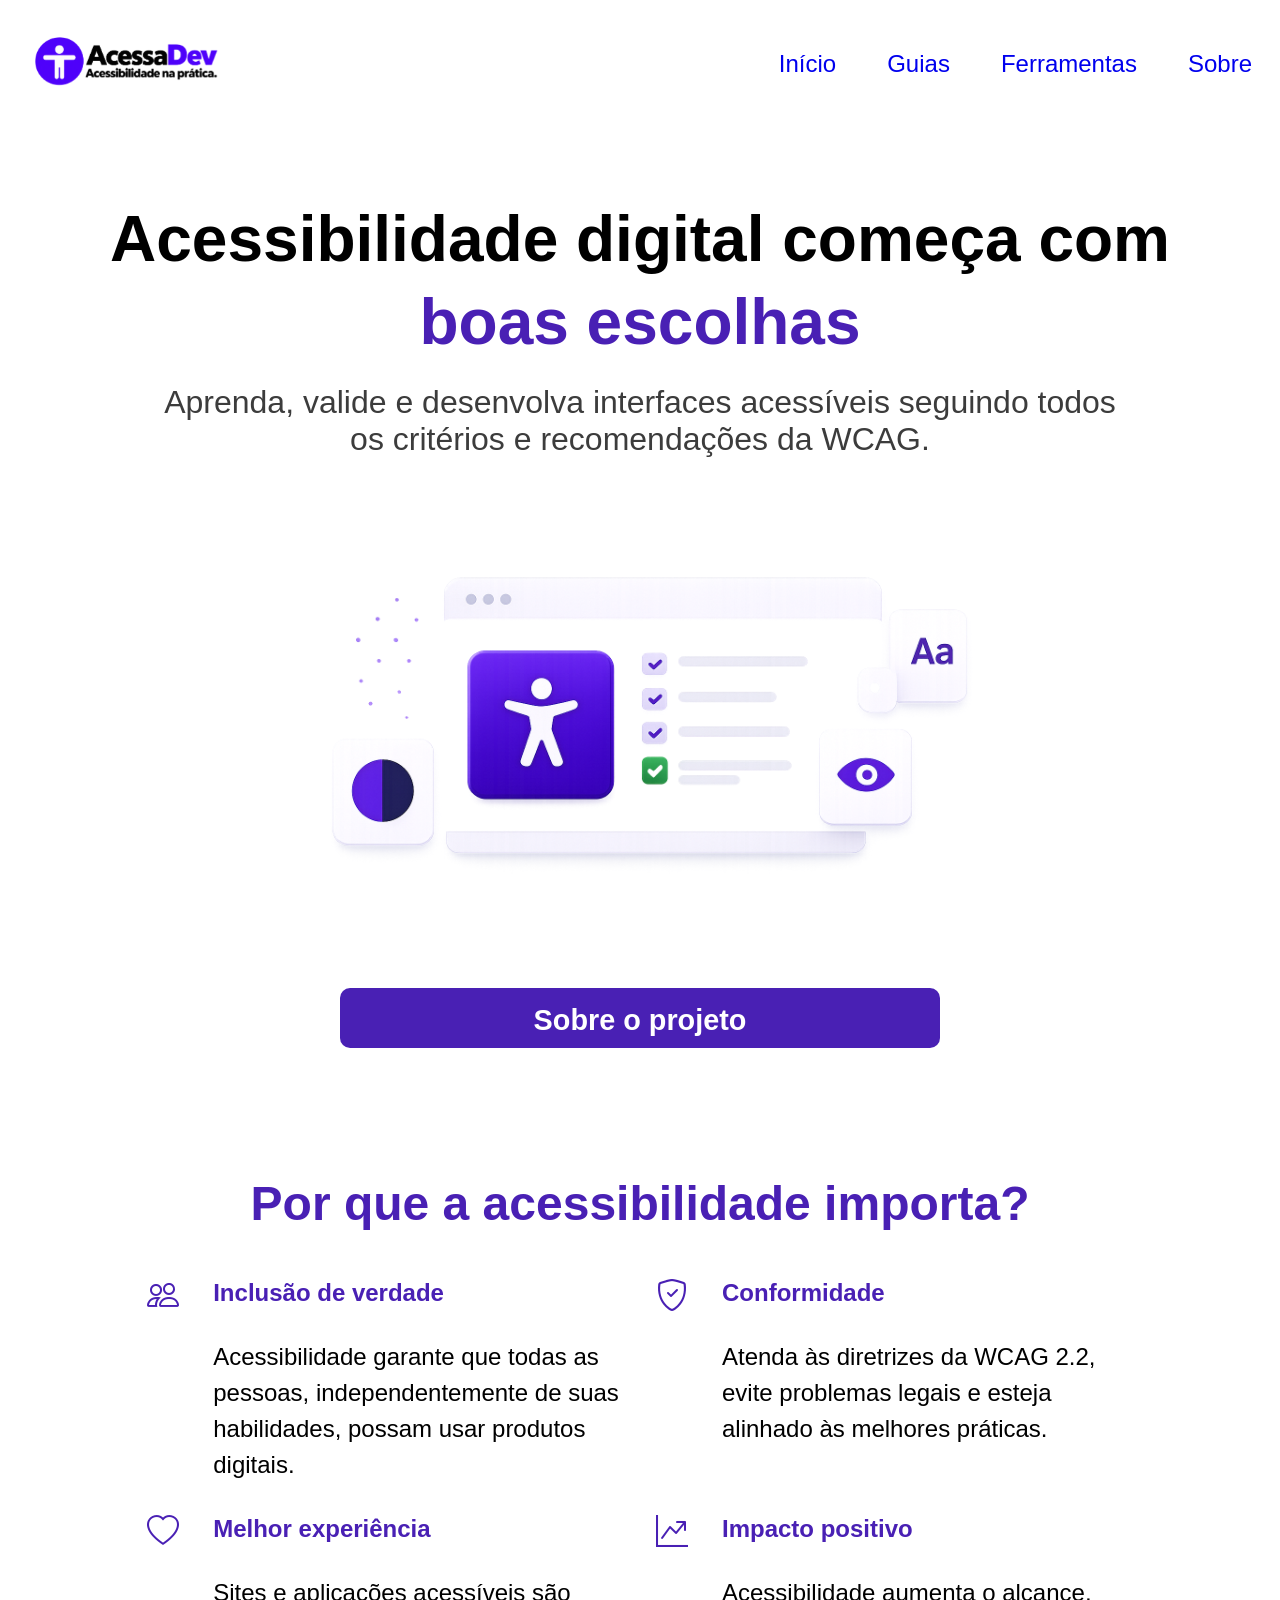
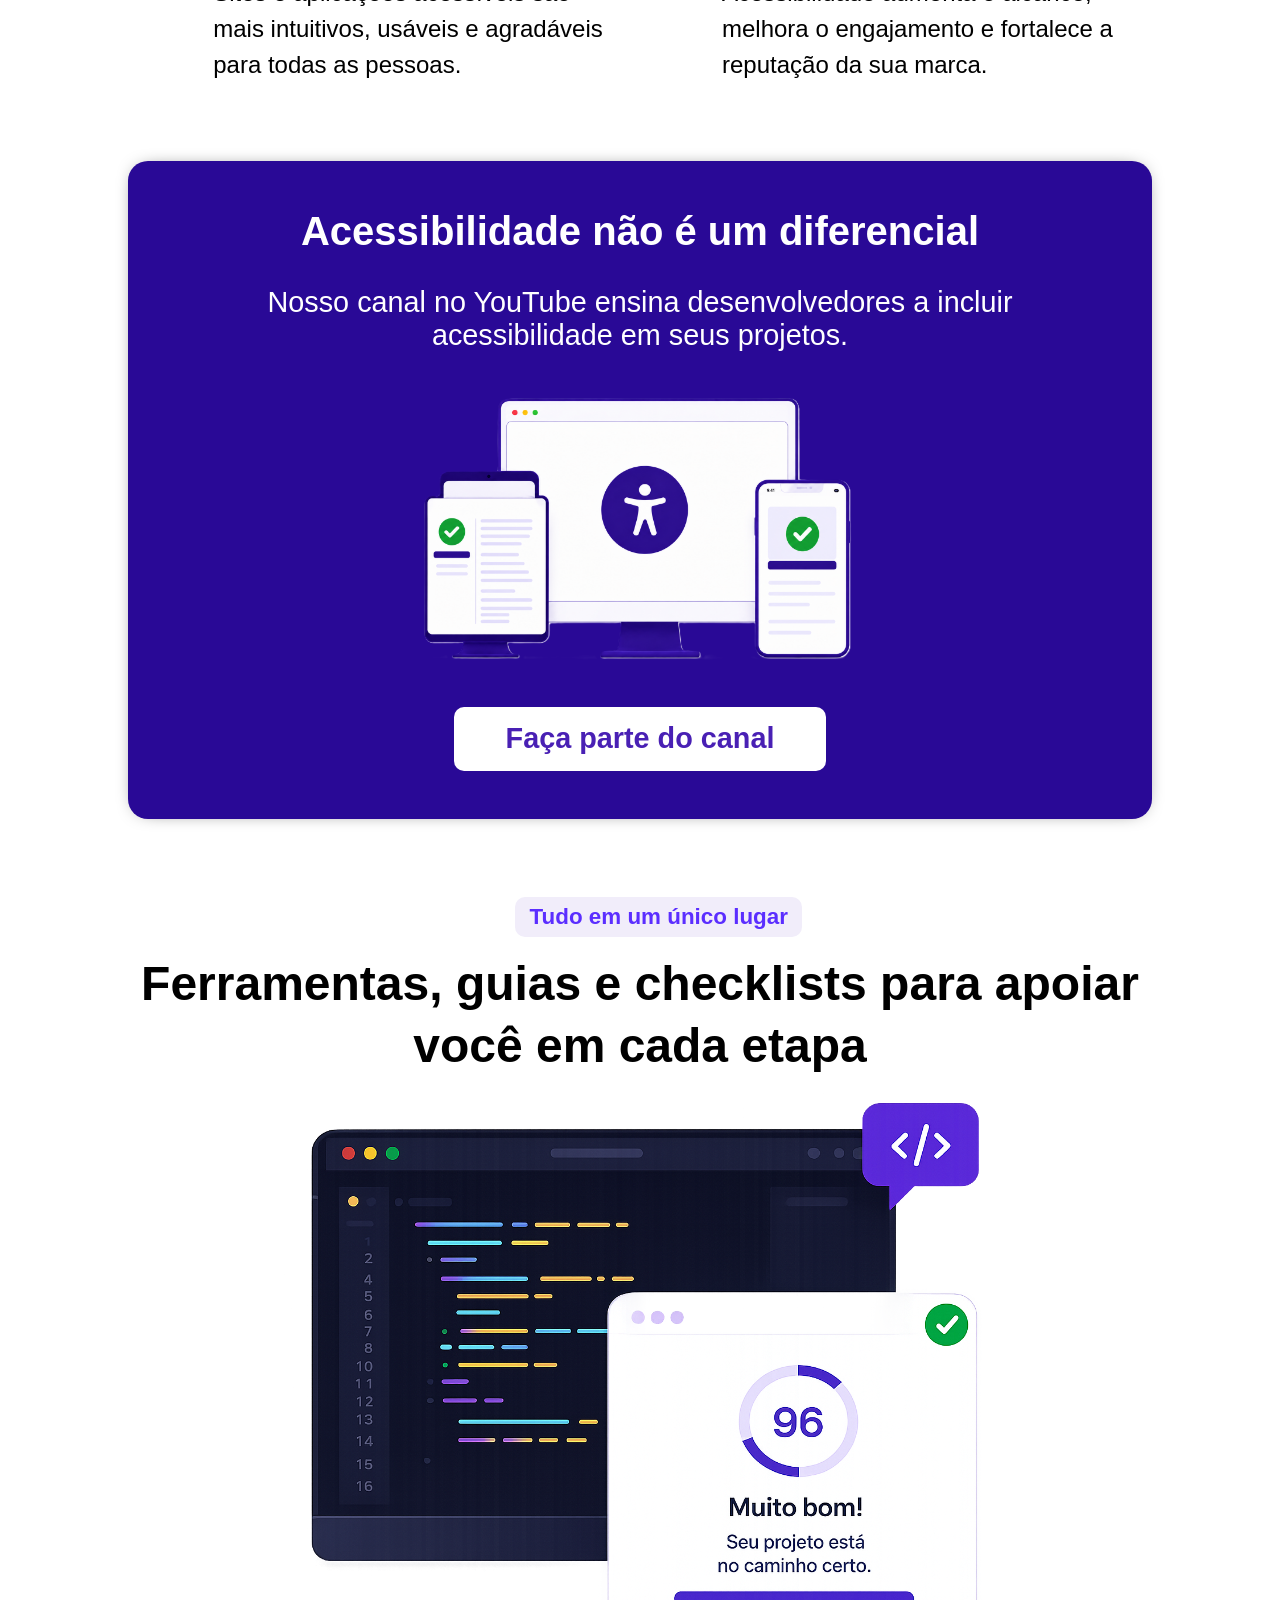
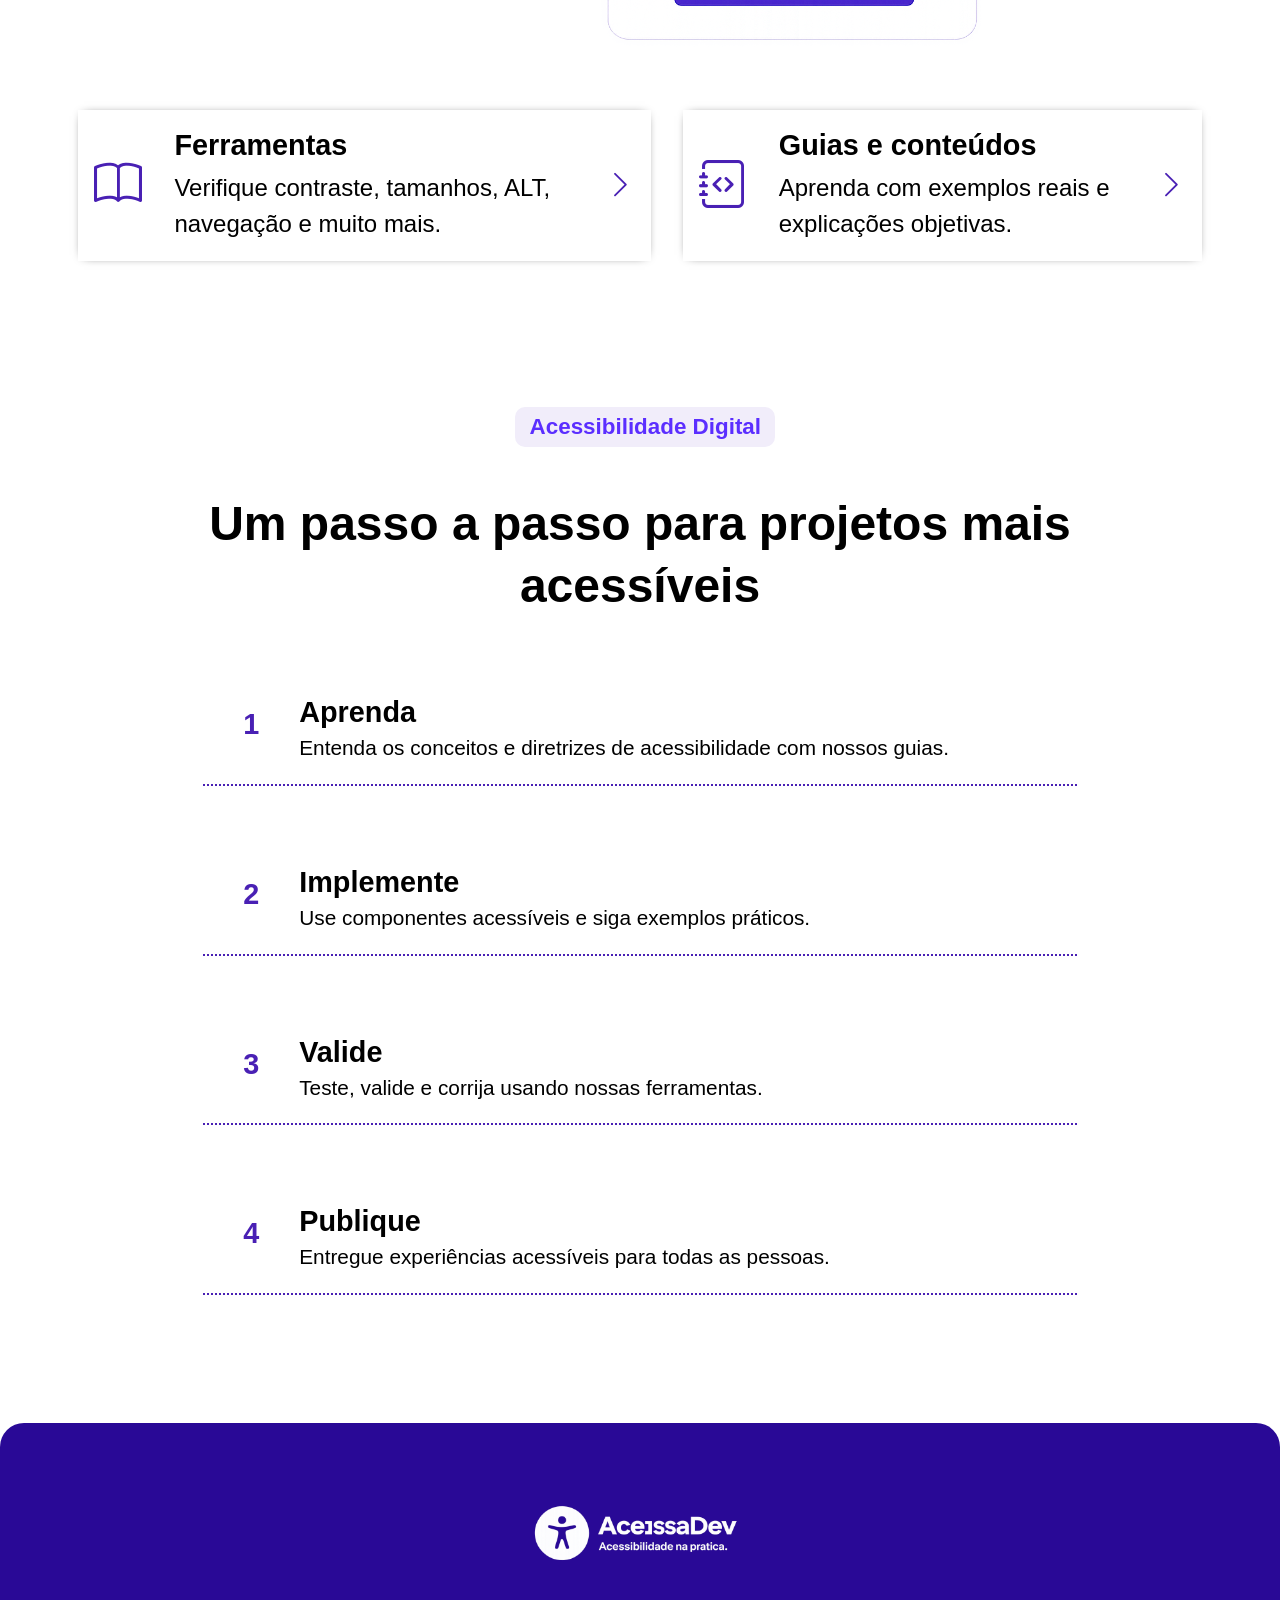
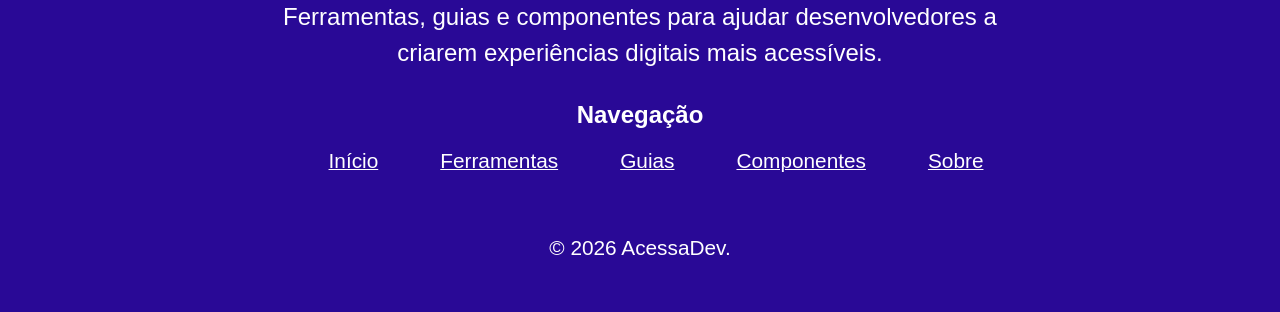
<file: index.html>
<!DOCTYPE html>
<html lang="pt-BR">
<head>
    <meta charset="UTF-8">
    <meta name="viewport" content="width=device-width, initial-scale=1.0">

    <!-- Fontes -->
    <link rel="preconnect" href="https://fonts.googleapis.com">
    <link rel="preconnect" href="https://fonts.gstatic.com" crossorigin>
    <link href="https://fonts.googleapis.com/css2?family=Nunito:ital,wght@0,200..1000;1,200..1000&family=Poppins:ital,wght@0,100;0,200;0,300;0,400;0,500;0,600;0,700;0,800;0,900;1,100;1,200;1,300;1,400;1,500;1,600;1,700;1,800;1,900&display=swap" rel="stylesheet">

    <!-- Ícones -->
    <link rel="stylesheet" href="https://cdn.jsdelivr.net/npm/bootstrap-icons@1.11.3/font/bootstrap-icons.min.css">
    <link rel="stylesheet" href="https://cdnjs.cloudflare.com/ajax/libs/font-awesome/6.5.0/css/all.min.css">

    <!-- CSS -->
    <link rel="stylesheet" href="./style.css">

    <title>Acessa Dev</title>
</head>

<body>

<header>
    <a href="./index.html" class="logo">
        <img src="./IMG/logo.png" alt="Logo do Acessa Dev">
    </a>

    <nav class="navbar" aria-label="Navegação principal">
        <button class="menu-toggle"
                id="menu-toggle"
                aria-expanded="false"
                aria-controls="nav-list"
                aria-label="Abrir menu hamburger">

            <span class="bar" aria-hidden="true"></span>
            <span class="bar" aria-hidden="true"></span>
            <span class="bar" aria-hidden="true"></span>

        </button>

        <ul class="nav-list" id="nav-list">
            <li><a href="./index.html">Início</a></li>
            <li><a href="./Guias.html">Guias</a></li>
            <li><a href="./ferramentas.html">Ferramentas</a></li>
            <li><a href="#">Sobre</a></li>
        </ul>
    </nav>
</header>

<main>

    <section class="secao-principal" aria-labelledby="titulo-principal">

        <h1 id="titulo-principal">
            Acessibilidade digital começa com <span>boas escolhas</span>
        </h1>

        <p>
            Aprenda, valide e desenvolva interfaces acessíveis seguindo todos os critérios e recomendações
            da WCAG.
        </p>

        <div class="img-decorativa" aria-hidden="true">
            <img src="./IMG/ILUSTRATIVO.png" alt="">
        </div>

        <a href="#" class="botao-comecar">Sobre o projeto</a>
    </section>


    <section class="acessibilidade" aria-labelledby="titulo-acessibilidade">

        <h2 id="titulo-acessibilidade">
            Por que a acessibilidade importa?
        </h2>

        <div class="container-acessibilidade">

            <div class="acessibilidade-item">

                <div class="acessibilidade-icone" aria-hidden="true">
                    <i class="bi bi-people"></i>
                </div>

                <div class="acessibilidade-conteudo">
                    <h3>Inclusão de verdade</h3>

                    <p>
                        Acessibilidade garante que todas as pessoas,
                        independentemente de suas habilidades,
                        possam usar produtos digitais.
                    </p>
                </div>

            </div>


            <div class="acessibilidade-item">

                <div class="acessibilidade-icone" aria-hidden="true">
                    <i class="bi bi-shield-check"></i>
                </div>

                <div class="acessibilidade-conteudo">
                    <h3>Conformidade</h3>

                    <p>
                        Atenda às diretrizes da WCAG 2.2,
                        evite problemas legais e esteja
                        alinhado às melhores práticas.
                    </p>
                </div>

            </div>


            <div class="acessibilidade-item">

                <div class="acessibilidade-icone" aria-hidden="true">
                    <i class="bi bi-heart"></i>
                </div>

                <div class="acessibilidade-conteudo">
                    <h3>Melhor experiência</h3>

                    <p>
                        Sites e aplicações acessíveis são
                        mais intuitivos, usáveis e agradáveis
                        para todas as pessoas.
                    </p>
                </div>

            </div>


            <div class="acessibilidade-item">

                <div class="acessibilidade-icone" aria-hidden="true">
                    <i class="bi bi-graph-up-arrow"></i>
                </div>

                <div class="acessibilidade-conteudo">
                    <h3>Impacto positivo</h3>

                    <p>
                        Acessibilidade aumenta o alcance,
                        melhora o engajamento e fortalece
                        a reputação da sua marca.
                    </p>
                </div>

            </div>

        </div>

    </section>


    <section class="diferencial-card" aria-labelledby="titulo-diferencial">

        <h2 id="titulo-diferencial">
            Acessibilidade não é um diferencial
        </h2>

        <p>
            Nosso canal no YouTube ensina desenvolvedores a incluir
            acessibilidade em seus projetos.
        </p>

        <div class="img-diferencial" aria-hidden="true">
            <img src="./IMG/diferencial.png" alt="">
        </div>

        <a href="https://www.youtube.com/@dev.sem.barreiras"
           class="botao-diferencial"
           target="_blank"
           rel="noopener noreferrer">
            Faça parte do canal
        </a>

    </section>


    <section class="recursos" aria-labelledby="titulo-recursos">

        <span class="tag">
            Tudo em um único lugar
        </span>

        <h2 id="titulo-recursos" class="titulo-recurso">
            Ferramentas, guias e checklists para apoiar você em cada etapa
        </h2>

            <div class="decoração" aria-hidden="true">
                <img src="./IMG/decoração.png" alt="">
            </div>

        <div class="recursos-lista">

            <a href="./ferramentas.html" class="recurso-card">

                <div class="recurso-icone" aria-hidden="true">
                    <i class="bi bi-book"></i>
                </div>

                <div class="recurso-conteudo">
                    <h3>Ferramentas</h3>

                    <p>
                        Verifique contraste, tamanhos, ALT,
                        navegação e muito mais.
                    </p>
                </div>

                <i class="bi bi-chevron-right seta" aria-hidden="true"></i>

            </a>


            <a href="./Guias.html" class="recurso-card">

                <div class="recurso-icone" aria-hidden="true">
                    <i class="bi bi-journal-code"></i>
                </div>

                <div class="recurso-conteudo">
                    <h3>Guias e conteúdos</h3>
                    <p>
                        Aprenda com exemplos reais e explicações objetivas.
                    </p>
                </div>
                <i class="bi bi-chevron-right seta" aria-hidden="true"></i>
            </a>
        </div>

    </section>


    <section class="passos" aria-labelledby="titulo-passos">

        <span class="tag">
            Acessibilidade Digital
        </span>

        <h2 id="titulo-passos">
            Um passo a passo para projetos mais acessíveis
        </h2>

        <div class="passos-lista">

            <article class="passo">

                <div class="passo-icone">
                    <span class="numero">1</span>
                </div>

                <div class="passo-conteudo">
                    <h3>Aprenda</h3>

                    <p>
                        Entenda os conceitos e diretrizes de acessibilidade
                        com nossos guias.
                    </p>
                </div>

            </article>


            <article class="passo">

                <div class="passo-icone">
                    <span class="numero">2</span>
                </div>

                <div class="passo-conteudo">
                    <h3>Implemente</h3>

                    <p>
                        Use componentes acessíveis
                        e siga exemplos práticos.
                    </p>
                </div>

            </article>


            <article class="passo">

                <div class="passo-icone">
                    <span class="numero">3</span>
                </div>

                <div class="passo-conteudo">
                    <h3>Valide</h3>

                    <p>
                        Teste, valide e corrija
                        usando nossas ferramentas.
                    </p>
                </div>

            </article>


            <article class="passo">

                <div class="passo-icone">
                    <span class="numero">4</span>
                </div>

                <div class="passo-conteudo">
                    <h3>Publique</h3>

                    <p>
                        Entregue experiências acessíveis
                        para todas as pessoas.
                    </p>
                </div>

            </article>

        </div>

    </section>

</main>


<footer class="footer">

    <div class="footer-logo">
        <img src="./IMG/logo-branco.png" alt="Acessa Dev">
    </div>


    <div class="footer-descricao">

        <p>
            Ferramentas, guias e componentes para ajudar
            desenvolvedores a criarem experiências digitais
            mais acessíveis.
        </p>

    </div>


    <nav class="footer-nav" aria-label="Links do rodapé">

        <h3>Navegação</h3>

        <ul>
            <li><a href="./index.html">Início</a></li>
            <li><a href="./ferramentas.html">Ferramentas</a></li>
            <li><a href="./Guias.html">Guias</a></li>
            <li><a href="#">Componentes</a></li>
            <li><a href="#">Sobre</a></li>
        </ul>
    </nav>

    <div class="footer-copy">
        <p>© 2026 AcessaDev.</p>
    </div>
</footer>

<script src="./script.js"></script>
</body>
</html>
</file>
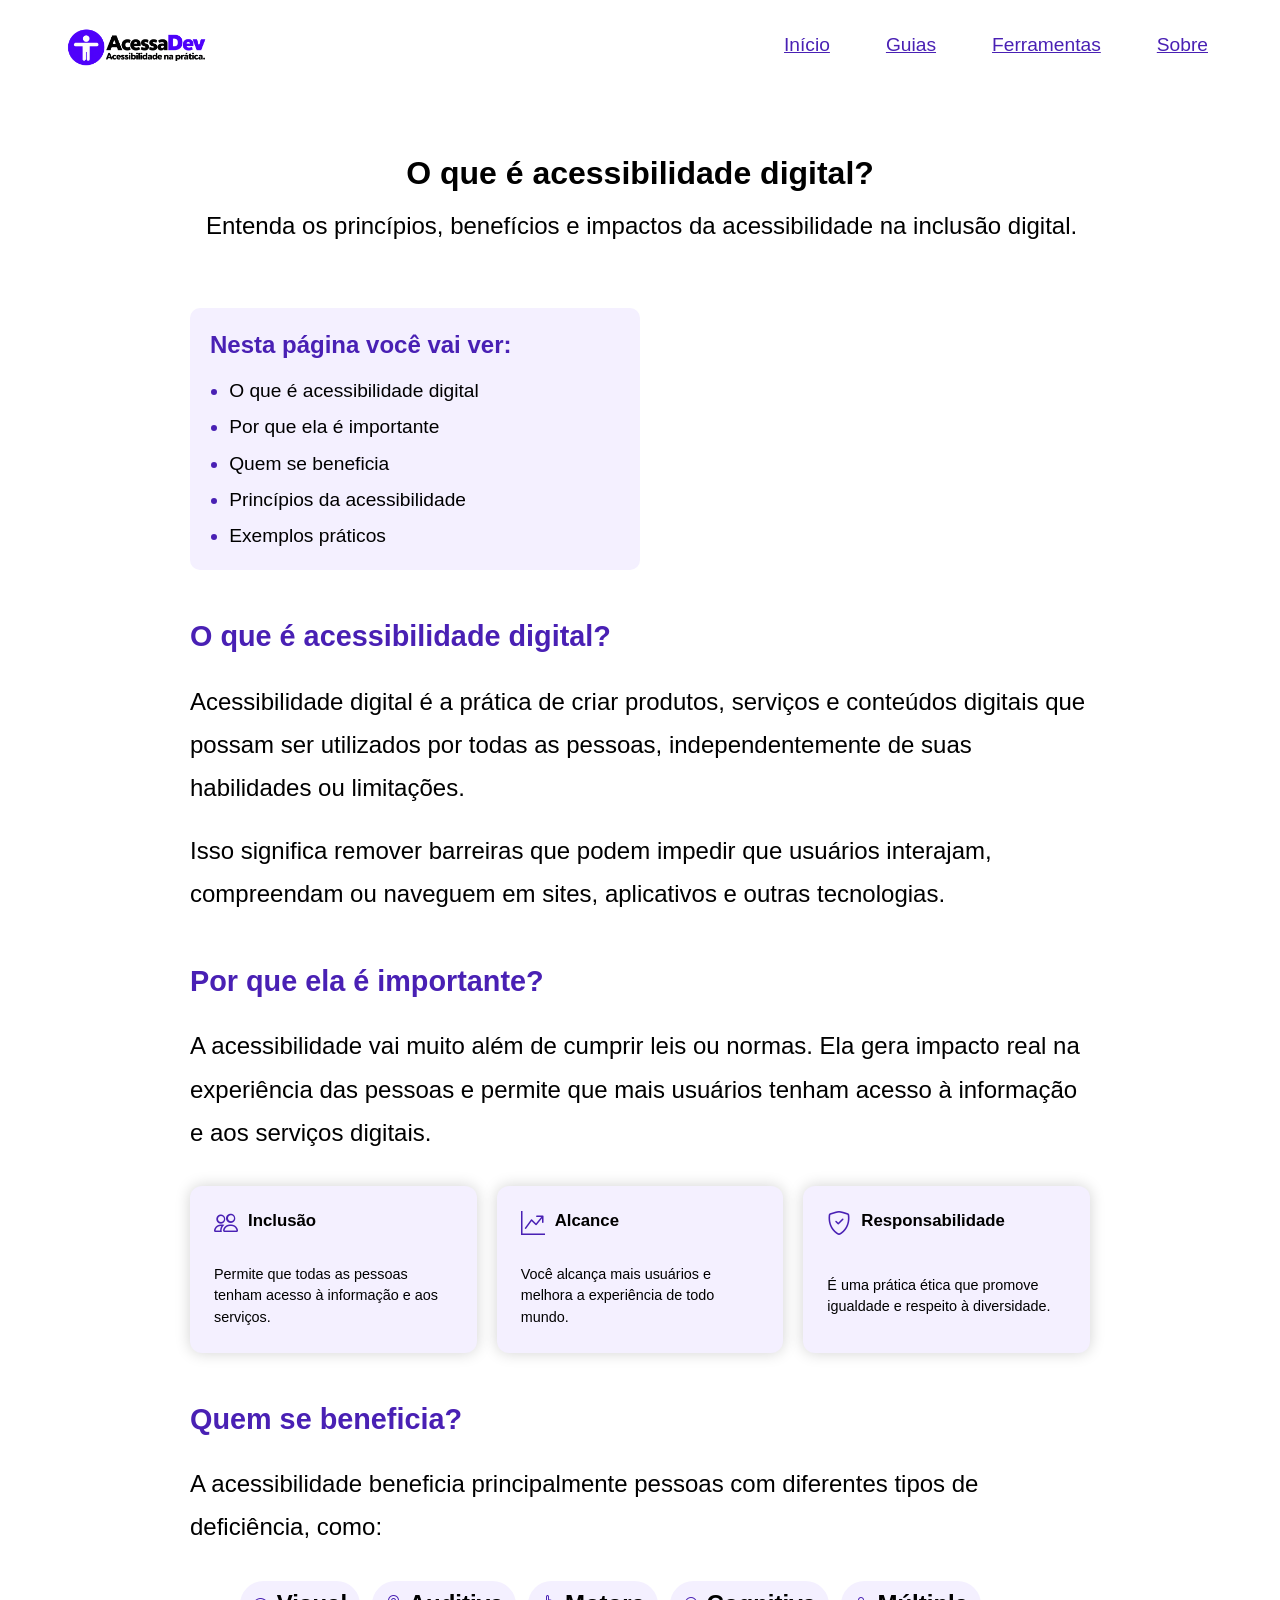
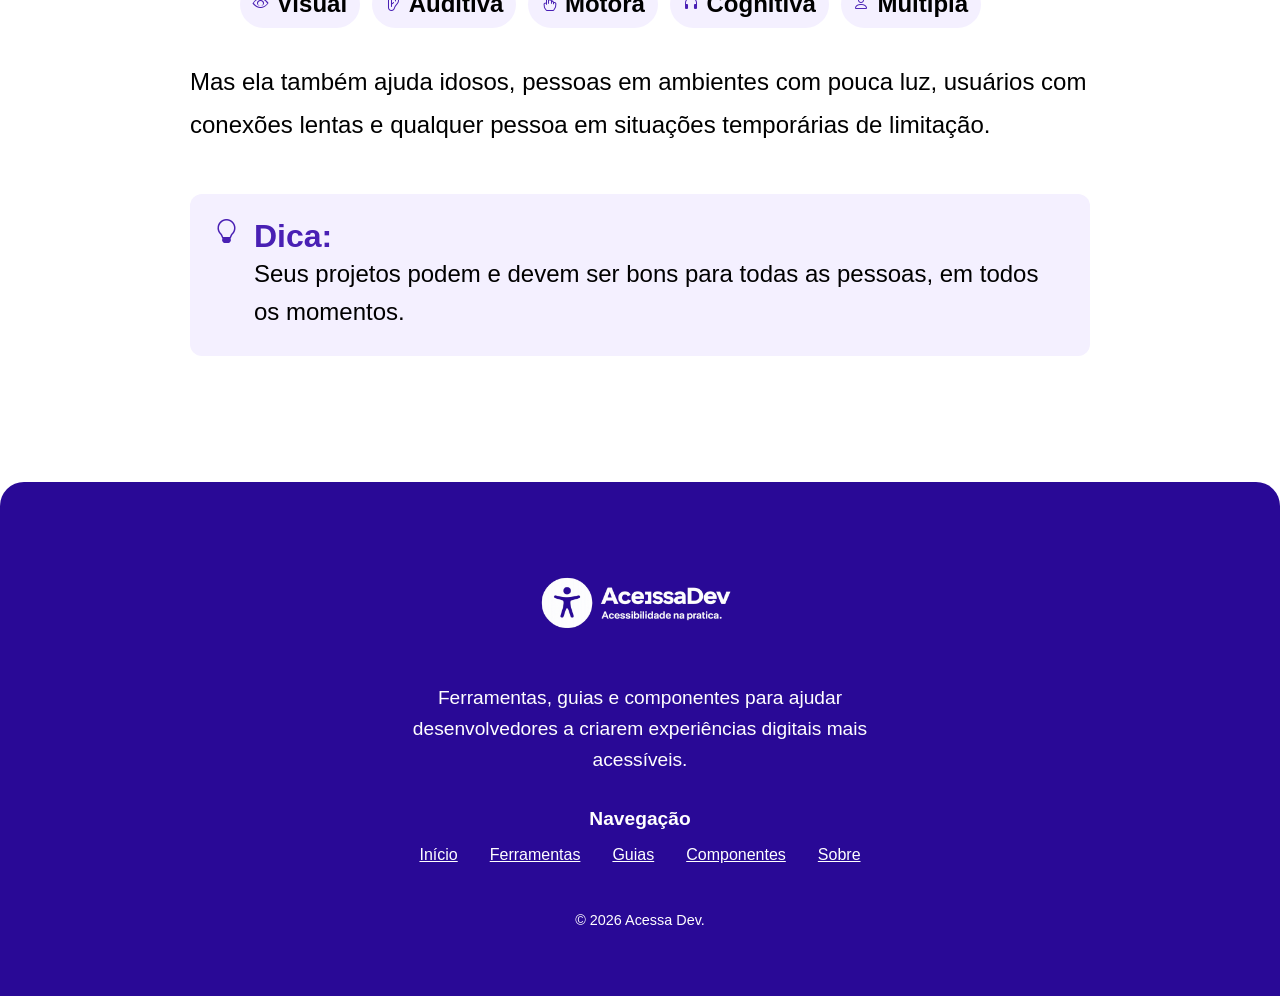
<file: Acessibilidade.html>
<!DOCTYPE html>
<html lang="pt-BR">

<head>
    <meta charset="UTF-8">
    <meta name="viewport" content="width=device-width, initial-scale=1.0">

    <link rel="preconnect" href="https://fonts.googleapis.com">
    <link rel="preconnect" href="https://fonts.gstatic.com" crossorigin>

    <link href="https://fonts.googleapis.com/css2?family=Nunito:ital,wght@0,200..1000;1,200..1000&family=Poppins:ital,wght@0,100;0,200;0,300;0,400;0,500;0,600;0,700;0,800;0,900;1,100;1,200;1,300;1,400;1,500;1,600;1,700;1,800;1,900&display=swap" rel="stylesheet">

    <link rel="stylesheet" href="https://cdn.jsdelivr.net/npm/bootstrap-icons@1.11.3/font/bootstrap-icons.min.css">

    <link rel="stylesheet" href="https://cdnjs.cloudflare.com/ajax/libs/font-awesome/6.5.0/css/all.min.css">

    <link rel="stylesheet" href="./Acessibilidade.css">

    <title>Acessibilidade digital | Acessa Dev</title>
</head>

<body>

    <header>

        <a href="./index.html" class="logo">
            <img src="./IMG/logo.png" alt="Logo do Acessa Dev">
        </a>

        <nav class="navbar" aria-label="Navegação principal">

            <button class="menu-toggle" id="menu-toggle" aria-expanded="false" aria-controls="nav-list" aria-label="Abrir menu">
                <span class="bar" aria-hidden="true"></span>
                <span class="bar" aria-hidden="true"></span>
                <span class="bar" aria-hidden="true"></span>
            </button>

            <ul class="nav-list" id="nav-list">

                <li>
                    <a href="./index.html">Início</a>
                </li>

                <li>
                    <a href="./Guias.html">Guias</a>
                </li>

                <li>
                    <a href="./ferramentas.html">Ferramentas</a>
                </li>

                <li>
                    <a href="#sobre">Sobre</a>
                </li>

            </ul>

        </nav>

    </header>

    <main class="accessibility-guide-page">
        <article class="accessibility-guide-content">
            <header class="accessibility-guide-header">
                <h1>O que é acessibilidade digital?</h1>

                <p class="accessibility-guide-introduction">
                    Entenda os princípios, benefícios e impactos da acessibilidade na inclusão digital.
                </p>

            </header>

            <aside class="accessibility-guide-summary" aria-labelledby="accessibility-summary-title">

                <h2 id="accessibility-summary-title">
                    Nesta página você vai ver:
                </h2>

                <ul>
                    <li>O que é acessibilidade digital</li>
                    <li>Por que ela é importante</li>
                    <li>Quem se beneficia</li>
                    <li>Princípios da acessibilidade</li>
                    <li>Exemplos práticos</li>
                </ul>

            </aside>

            <section class="accessibility-guide-section" aria-labelledby="accessibility-o-que-e">

                <div class="accessibility-guide-section-heading">
                    <h2 id="accessibility-o-que-e">
                        O que é acessibilidade digital?
                    </h2>
                </div>

                <p>
                    Acessibilidade digital é a prática de criar produtos, serviços e conteúdos digitais que possam ser utilizados por todas as pessoas, independentemente de suas habilidades ou limitações.
                </p>

                <p>
                    Isso significa remover barreiras que podem impedir que usuários interajam, compreendam ou naveguem em sites, aplicativos e outras tecnologias.
                </p>

            </section>

            <section class="accessibility-guide-section" aria-labelledby="accessibility-importancia">

                <div class="accessibility-guide-section-heading">
                    <h2 id="accessibility-importancia">
                        Por que ela é importante?
                    </h2>
                </div>

                <p>
                    A acessibilidade vai muito além de cumprir leis ou normas. Ela gera impacto real na experiência das pessoas e permite que mais usuários tenham acesso à informação e aos serviços digitais.
                </p>

                <div class="accessibility-guide-benefits">
                    <article class="accessibility-guide-benefit-card">
                        <i class="bi bi-people" aria-hidden="true"></i>
                        <h3>Inclusão</h3>
                        <p>
                            Permite que todas as pessoas tenham acesso à informação e aos serviços.
                        </p>
                    </article>

                    <article class="accessibility-guide-benefit-card">

                        <i class="bi bi-graph-up-arrow" aria-hidden="true"></i>

                        <h3>Alcance</h3>

                        <p>
                            Você alcança mais usuários e melhora a experiência de todo mundo.
                        </p>

                    </article>

                    <article class="accessibility-guide-benefit-card">

                        <i class="bi bi-shield-check" aria-hidden="true"></i>

                        <h3>Responsabilidade</h3>

                        <p>
                            É uma prática ética que promove igualdade e respeito à diversidade.
                        </p>

                    </article>

                </div>

            </section>

            <section class="accessibility-guide-section" aria-labelledby="accessibility-beneficiados">

                <div class="accessibility-guide-section-heading">

                    <h2 id="accessibility-beneficiados">
                        Quem se beneficia?
                    </h2>

                </div>

                <p>
                    A acessibilidade beneficia principalmente pessoas com diferentes tipos de deficiência, como:
                </p>

                <ul class="accessibility-guide-types">

                    <li>
                        <i class="bi bi-eye" aria-hidden="true"></i>
                        Visual
                    </li>

                    <li>
                        <i class="bi bi-ear" aria-hidden="true"></i>
                        Auditiva
                    </li>

                    <li>
                        <i class="bi bi-hand-index" aria-hidden="true"></i>
                        Motora
                    </li>

                    <li>
                        <i class="bi bi-headphones" aria-hidden="true"></i>
                        Cognitiva
                    </li>

                    <li>
                        <i class="bi bi-person" aria-hidden="true"></i>
                        Múltipla
                    </li>

                </ul>

                <p>
                    Mas ela também ajuda idosos, pessoas em ambientes com pouca luz, usuários com conexões lentas e qualquer pessoa em situações temporárias de limitação.
                </p>

            </section>

            <aside class="accessibility-guide-highlight">

                <i class="bi bi-lightbulb" aria-hidden="true"></i>

                <div>

                    <strong>Dica:</strong>

                    <p>Seus projetos podem e devem ser bons para todas as pessoas, em todos os momentos.</p>

                </div>

            </aside>

        </article>

    </main>

    <footer class="footer" id="sobre">

        <div class="footer-logo">

            <img src="./IMG/logo-branco.png" alt="Acessa Dev">

        </div>

        <div class="footer-descricao">

            <p>
                Ferramentas, guias e componentes para ajudar desenvolvedores a criarem experiências digitais mais acessíveis.
            </p>

        </div>

        <nav class="footer-nav" aria-label="Links do rodapé">

            <h3>Navegação</h3>

            <ul>

                <li>
                    <a href="./index.html">Início</a>
                </li>

                <li>
                    <a href="./ferramentas.html">Ferramentas</a>
                </li>

                <li>
                    <a href="./Guias.html">Guias</a>
                </li>

                <li>
                    <a href="#componentes">Componentes</a>
                </li>

                <li>
                    <a href="#sobre">Sobre</a>
                </li>

            </ul>

        </nav>

        <div class="footer-copy">

            <p>
                © 2026 Acessa Dev.
            </p>

        </div>

    </footer>

    <script src="./script.js"></script>

</body>

</html>
</file>
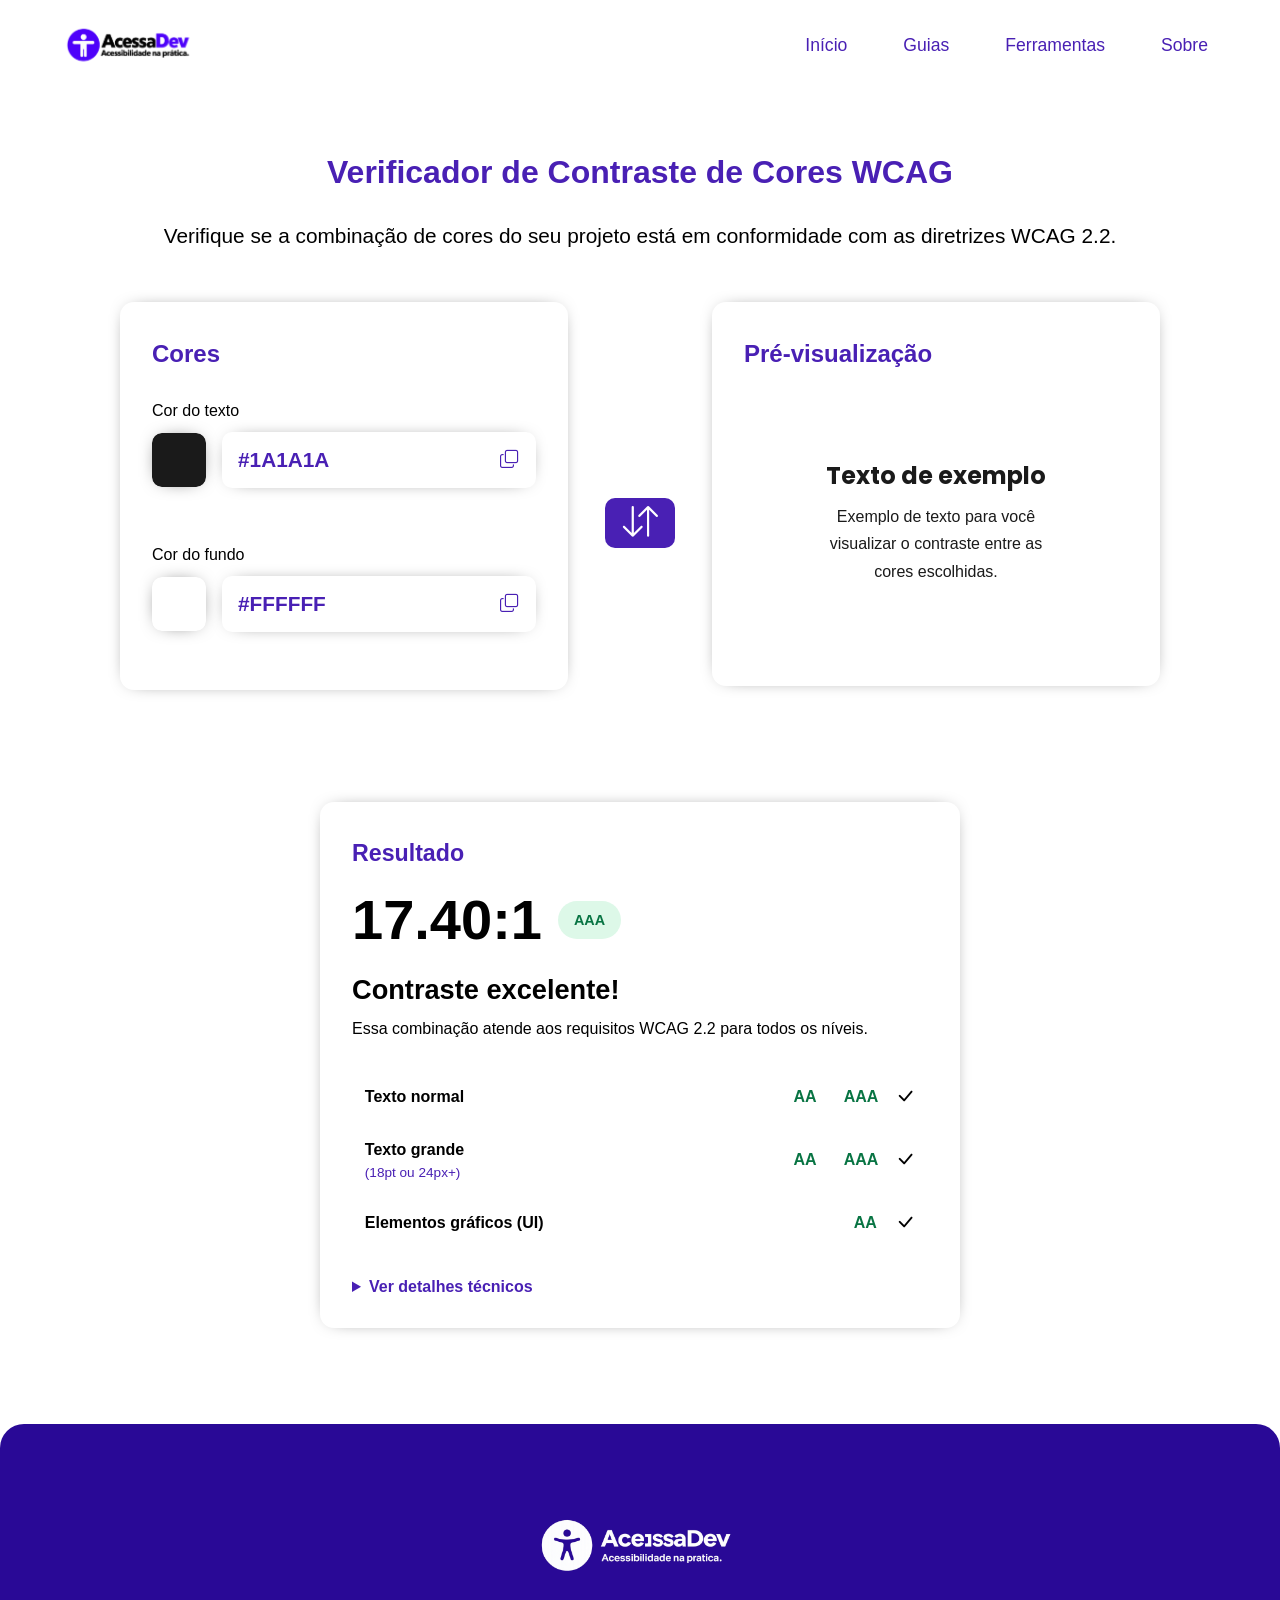
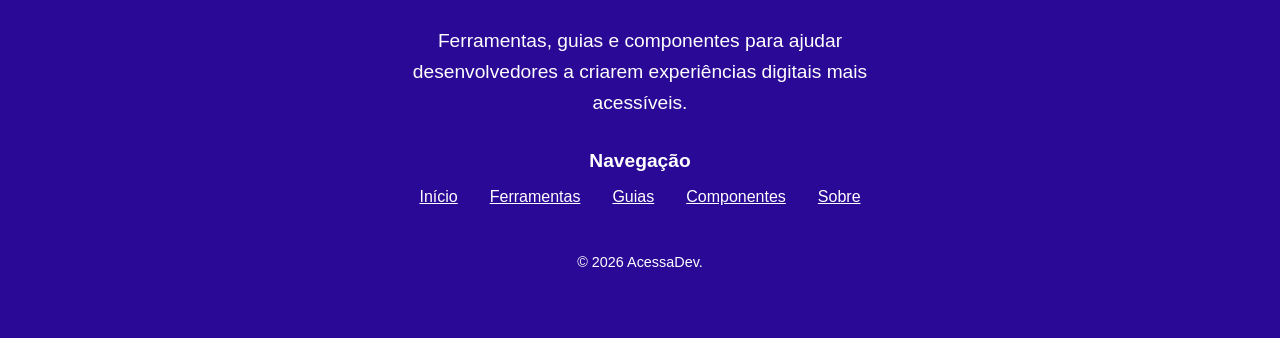
<file: Contraste-ferramenta.html>
<!DOCTYPE html>
<html lang="pt-BR">

<head>
    <meta charset="UTF-8">
    <meta name="viewport" content="width=device-width, initial-scale=1.0">

    <!-- Fontes -->
    <link rel="preconnect" href="https://fonts.googleapis.com">
    <link rel="preconnect" href="https://fonts.gstatic.com" crossorigin>

    <link href="https://fonts.googleapis.com/css2?family=Nunito:ital,wght@0,200..1000;1,200..1000&family=Poppins:ital,wght@0,100;0,200;0,300;0,400;0,500;0,600;0,700;0,800;0,900;1,100;1,200;1,300;1,400;1,500;1,600;1,700;1,800;1,900&display=swap" rel="stylesheet">

    <!-- Ícones -->
    <link rel="stylesheet" href="https://cdn.jsdelivr.net/npm/bootstrap-icons@1.11.3/font/bootstrap-icons.min.css">
    <link rel="stylesheet" href="https://cdnjs.cloudflare.com/ajax/libs/font-awesome/6.5.0/css/all.min.css">

    <!-- CSS -->
    <link rel="stylesheet" href="./Contraste-ferramenta.css">

    <title>Verificador de Contraste | Acessa Dev</title>
</head>

<body>

    <header>

        <a href="./ferramentas.html" class="logo">
            <img src="./IMG/logo.png" alt="Logo do Acessa Dev">
        </a>

        <nav class="navbar" aria-label="Navegação principal">

            <button class="menu-toggle" id="menu-toggle" aria-expanded="false" aria-controls="nav-list" aria-label="Abrir menu hamburger">

                <span class="bar" aria-hidden="true"></span>
                <span class="bar" aria-hidden="true"></span>
                <span class="bar" aria-hidden="true"></span>

            </button>

            <ul class="nav-list" id="nav-list">

                <li>
                    <a href="./index.html">Início</a>
                </li>

                <li>
                    <a href="./Guias.html">Guias</a>
                </li>

                <li>
                    <a href="./ferramentas.html">Ferramentas</a>
                </li>

                <li>
                    <a href="#sobre">Sobre</a>
                </li>

            </ul>

        </nav>

    </header>


    <main>

        <section class="contrast-cool" aria-labelledby="contraste-titulo">

            <div class="container">

                <!-- CABEÇALHO -->

                <h1 id="contraste-titulo">
                    Verificador de Contraste
                    de Cores WCAG
                </h1>

                <p>
                    Verifique se a combinação de cores
                    do seu projeto está em conformidade
                    com as diretrizes WCAG 2.2.
                </p>


                <!-- CONFIGURAÇÃO DAS CORES -->

                <section class="contrast-colors" aria-labelledby="colors-title">

                    <h2 id="colors-title">
                        Cores
                    </h2>

                    <div class="color-fields">

                        <!-- COR DO TEXTO -->

                        <div class="color-field">

                            <label for="text-color">
                                Cor do texto
                            </label>

                            <div class="color-control">

                                <input
                                    type="color"
                                    id="text-color"
                                    value="#1A1A1A"
                                    aria-label="Selecionar cor do texto">

                                <div class="hex-wrapper">

                                    <label for="text-hex" class="sr-only">
                                        Código hexadecimal da cor do texto
                                    </label>

                                    <input
                                        type="text"
                                        id="text-hex"
                                        value="#1A1A1A"
                                        maxlength="7"
                                        inputmode="text"
                                        autocomplete="off"
                                        spellcheck="false"
                                        aria-describedby="text-error">

                                    <button
                                        type="button"
                                        class="copy-button"
                                        data-copy="text-hex"
                                        aria-label="Copiar código da cor do texto">

                                        <i class="bi bi-copy" aria-hidden="true"></i>

                                    </button>

                                </div>

                            </div>

                            <span id="text-error" class="field-error" role="alert"></span>

                        </div>


                        <!-- COR DO FUNDO -->

                        <div class="color-field">

                            <label for="background-color">
                                Cor do fundo
                            </label>

                            <div class="color-control">

                                <input
                                    type="color"
                                    id="background-color"
                                    value="#FFFFFF"
                                    aria-label="Selecionar cor do fundo">

                                <div class="hex-wrapper">

                                    <label for="background-hex" class="sr-only">
                                        Código hexadecimal da cor do fundo
                                    </label>

                                    <input
                                        type="text"
                                        id="background-hex"
                                        value="#FFFFFF"
                                        maxlength="7"
                                        inputmode="text"
                                        autocomplete="off"
                                        spellcheck="false"
                                        aria-describedby="background-error">

                                    <button
                                        type="button"
                                        class="copy-button"
                                        data-copy="background-hex"
                                        aria-label="Copiar código da cor do fundo">

                                        <i class="bi bi-copy" aria-hidden="true"></i>

                                    </button>

                                </div>

                            </div>

                            <span id="background-error" class="field-error" role="alert"></span>

                        </div>

                    </div>

                </section>


                <!-- TROCAR CORES -->

                <button
                    type="button"
                    id="swap-colors"
                    class="swap-button"
                    aria-label="Trocar as cores do texto e do fundo">

                    <i class="bi bi-arrow-down-up" aria-hidden="true"></i>

                    <span class="sr-only">
                        Trocar cores
                    </span>

                </button>

                  <!-- PRÉ-VISUALIZAÇÃO -->

                <section class="contrast-preview" aria-labelledby="preview-title">

                    <h2 id="preview-title">
                        Pré-visualização
                    </h2>

                    <div id="preview" class="preview-box">

                        <h3>
                            Texto de exemplo
                        </h3>

                        <p>
                            Exemplo de texto para você visualizar
                            o contraste entre as cores escolhidas.
                        </p>

                    </div>

                </section>

            </div>

        </section>


                <!-- RESULTADO -->

                <section class="contrast-result" aria-labelledby="result-title">

                    <h2 id="result-title">
                        Resultado
                    </h2>

                    <div class="contrast-score" aria-live="polite" aria-atomic="true">

                        <strong id="contrast-ratio">
                            15.91:1
                        </strong>

                        <span id="contrast-level" class="level-badge">
                            AAA
                        </span>

                    </div>

                    <h3 id="result-message">
                        Contraste excelente!
                    </h3>

                    <p id="result-description">
                        Essa combinação atende aos requisitos
                        WCAG 2.2 para todos os níveis.
                    </p>


                    <!-- RESULTADOS WCAG -->

                    <div class="wcag-results">

                        <!-- TEXTO NORMAL -->

                        <div class="wcag-row">

                            <span>
                                Texto normal
                            </span>

                            <div class="wcag-status">

                                <span id="normal-aa" class="status">
                                    AA
                                </span>

                                <span id="normal-aaa" class="status">
                                    AAA
                                </span>

                                <i id="normal-check" class="bi bi-check-lg" aria-hidden="true"></i>

                            </div>

                        </div>


                        <!-- TEXTO GRANDE -->

                        <div class="wcag-row">

                            <span>
                                Texto grande
                                <small>
                                    (18pt ou 24px+)
                                </small>
                            </span>

                            <div class="wcag-status">

                                <span id="large-aa" class="status">
                                    AA
                                </span>

                                <span id="large-aaa" class="status">
                                    AAA
                                </span>

                                <i id="large-check" class="bi bi-check-lg" aria-hidden="true"></i>

                            </div>

                        </div>


                        <!-- ELEMENTOS GRÁFICOS -->

                        <div class="wcag-row">

                            <span>
                                Elementos gráficos (UI)
                            </span>

                            <div class="wcag-status">

                                <span id="ui-aa" class="status">
                                    AA
                                </span>

                                <i id="ui-check" class="bi bi-check-lg" aria-hidden="true"></i>

                            </div>

                        </div>

                    </div>


                    <!-- DETALHES TÉCNICOS -->

                    <details class="technical-details">

                        <summary>
                            Ver detalhes técnicos
                        </summary>

                        <div class="technical-content">

                            <p>
                                A razão de contraste é calculada
                                de acordo com o algoritmo definido
                                pela WCAG.
                            </p>

                            <p>
                                <strong>Texto normal:</strong>
                                mínimo de 4.5:1 para AA
                                e 7:1 para AAA.
                            </p>

                            <p>
                                <strong>Texto grande:</strong>
                                mínimo de 3:1 para AA
                                e 4.5:1 para AAA.
                            </p>

                            <p>
                                <strong>Elementos gráficos:</strong>
                                mínimo de 3:1.
                            </p>

                        </div>

                    </details>

                </section>
    </main>


    <footer class="footer" id="sobre">

        <div class="footer-logo">

            <img src="./IMG/logo-branco.png" alt="Acessa Dev">

        </div>


        <div class="footer-descricao">

            <p>
                Ferramentas, guias e componentes para ajudar
                desenvolvedores a criarem experiências digitais
                mais acessíveis.
            </p>

        </div>


        <nav class="footer-nav" aria-label="Links do rodapé">

            <h3>
                Navegação
            </h3>

            <ul>

                <li>
                    <a href="./index.html">
                        Início
                    </a>
                </li>

                <li>
                    <a href="./ferramentas.html">
                        Ferramentas
                    </a>
                </li>

                <li>
                    <a href="./Guias.html">
                        Guias
                    </a>
                </li>

                <li>
                    <a href="#">
                        Componentes
                    </a>
                </li>

                <li>
                    <a href="#sobre">
                        Sobre
                    </a>
                </li>

            </ul>

        </nav>


        <div class="footer-copy">

            <p>
                © 2026 AcessaDev.
            </p>

        </div>

    </footer>


    <script src="./script.js"></script>

</body>

</html>
</file>
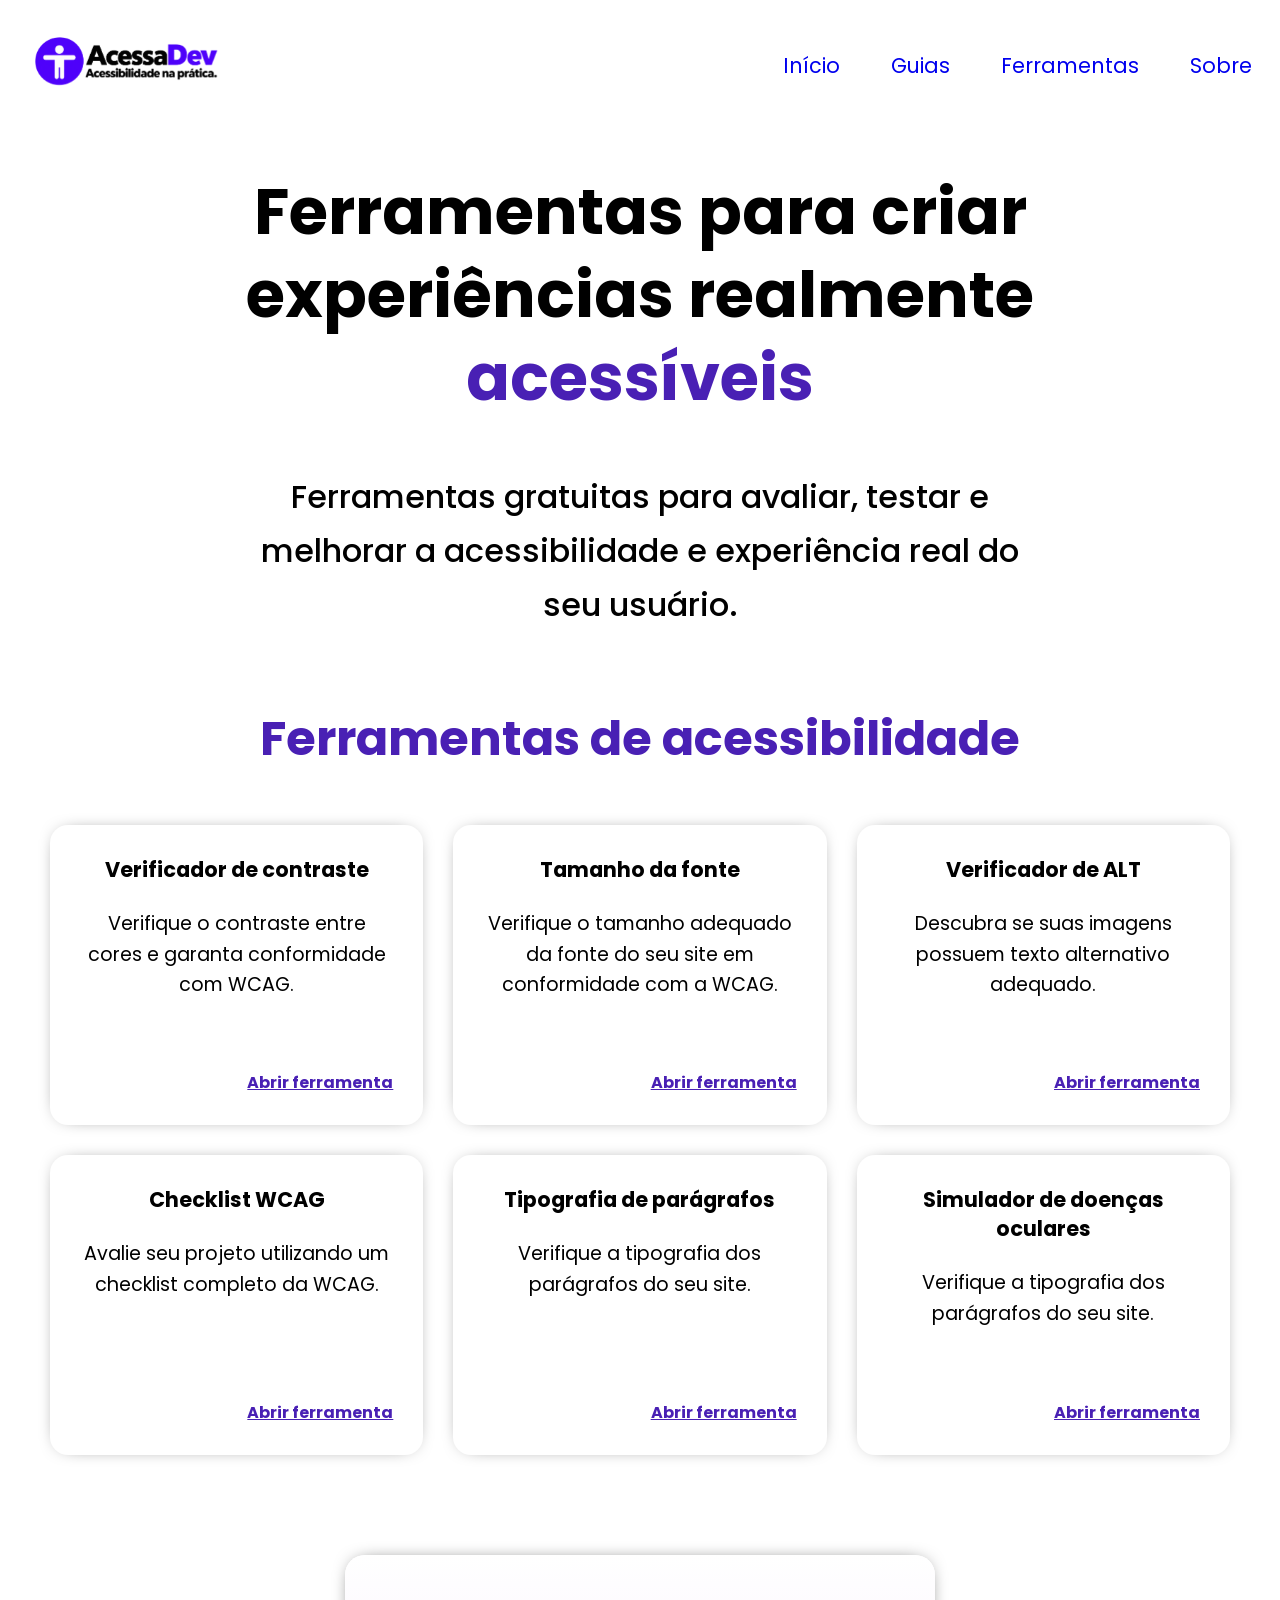
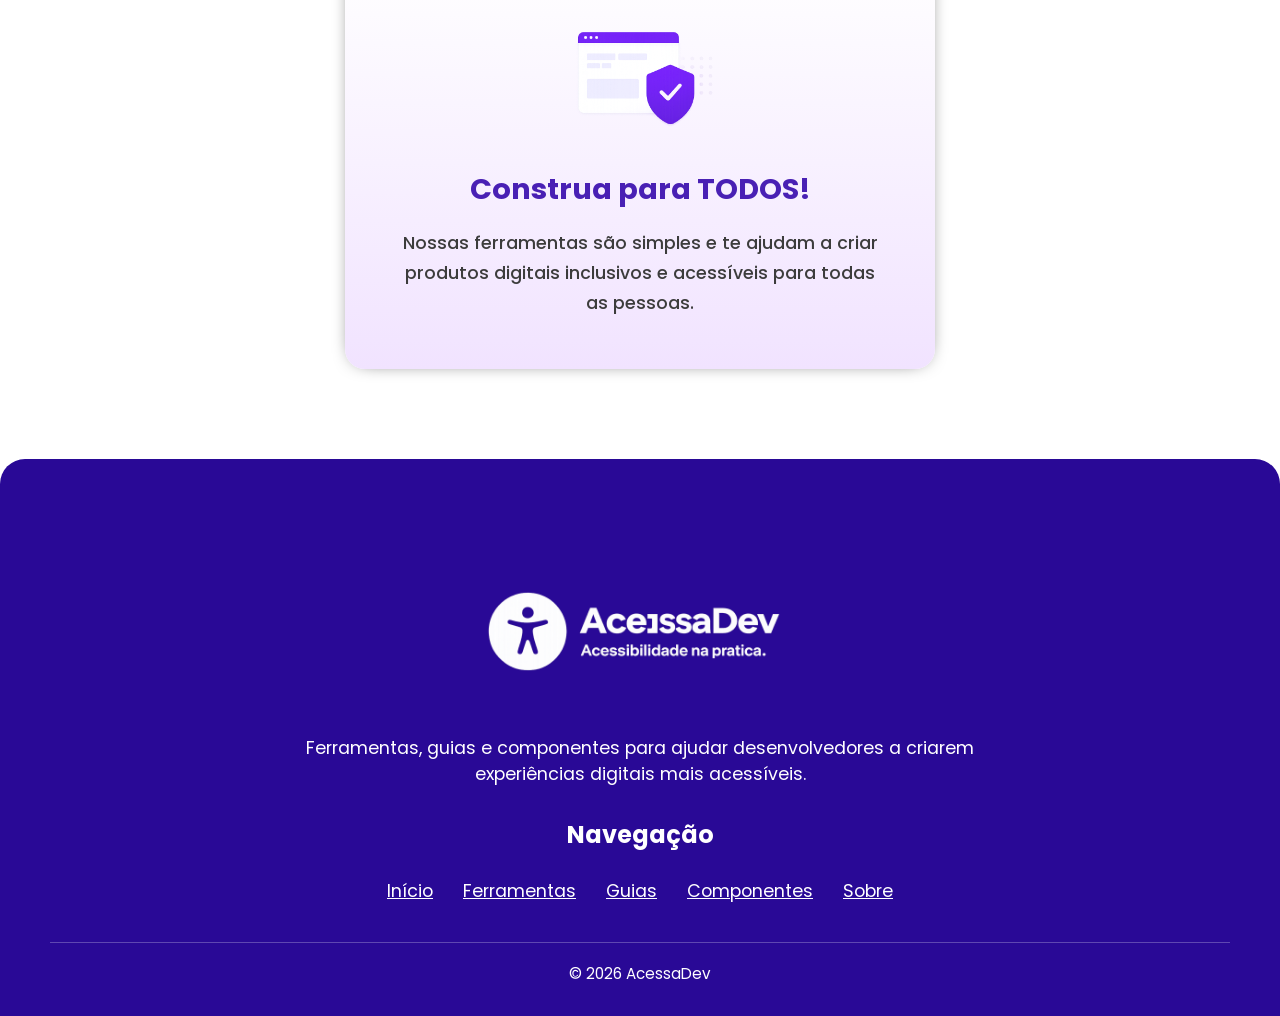
<file: ferramentas.html>
<!DOCTYPE html>
<html lang="pt-BR">
<head>
    <meta charset="UTF-8">
    <meta name="viewport" content="width=device-width, initial-scale=1.0">

    <!-- Fontes -->
    <link rel="preconnect" href="https://fonts.googleapis.com">
    <link rel="preconnect" href="https://fonts.gstatic.com" crossorigin>
    <link href="https://fonts.googleapis.com/css2?family=Nunito:ital,wght@0,200..1000;1,200..1000&family=Poppins:ital,wght@0,100;0,200;0,300;0,400;0,500;0,600;0,700;0,800;0,900;1,100;1,200;1,300;1,400;1,500;1,600;1,700;1,800;1,900&display=swap" rel="stylesheet">

    <!-- Ícones -->
    <link rel="stylesheet" href="https://cdn.jsdelivr.net/npm/bootstrap-icons@1.11.3/font/bootstrap-icons.min.css">
    <link rel="stylesheet" href="https://cdnjs.cloudflare.com/ajax/libs/font-awesome/6.5.0/css/all.min.css">

    <!-- CSS -->
    <link rel="stylesheet" href="./ferramentas.css">
    <title>Ferramentas | AcessaDev</title>
</head>

<body>
<header>
    <a href="./index.html" class="logo">
        <img src="./IMG/logo.png" alt="Logo do Acessa Dev">
    </a>

    <nav class="navbar" aria-label="Navegação principal">
        <button class="menu-toggle" id="menu-toggle" aria-expanded="false" aria-controls="nav-list" aria-label="Abrir menu hamburger">
            <span class="bar" aria-hidden="true"></span>
            <span class="bar" aria-hidden="true"></span>
            <span class="bar" aria-hidden="true"></span>
        </button>

        <ul class="nav-list" id="nav-list">
            <li><a href="./index.html">Início</a></li>
            <li><a href="./Guias.html">Guias</a></li>
            <li><a href="./ferramentas.html" aria-current="page">Ferramentas</a></li>
            <li><a href="#">Sobre</a></li>
        </ul>
    </nav>
</header>

<main>
    <section class="secao-principal" aria-labelledby="titulo-principal">
        <h1 id="titulo-principal">
            Ferramentas para criar experiências realmente <span>acessíveis</span>
        </h1>

        <p>
            Ferramentas gratuitas para avaliar, testar e melhorar a acessibilidade e experiência real do seu usuário.
        </p>
    </section>

    <section class="tools" aria-labelledby="titulo-ferramentas">
        <div class="container">
            <h2 id="titulo-ferramentas" class="visually-hidden">
                Ferramentas de acessibilidade
            </h2>

            <div class="tools-grid">
                <a href="./Contraste-ferramenta.html" class="tools-card">
                    <div class="tools-icon">
                        <h3 class="titulo-1">
                            Verificador de contraste
                        </h3>
                    </div>

                    <p class="paragrafo">
                        Verifique o contraste entre cores e garanta conformidade com WCAG.
                    </p>

                    <span class="tools-link">
                        Abrir ferramenta
                    </span>
                </a>

                <a href="./Fontes.html" class="tools-card">
                    <div class="tools-icon">
                        <h3 class="titulo-2">
                            Tamanho da fonte
                        </h3>
                    </div>

                    <p class="paragrafo">
                        Verifique o tamanho adequado da fonte do seu site em conformidade com a WCAG.
                    </p>

                    <span class="tools-link">
                        Abrir ferramenta
                    </span>
                </a>

                <a href="#" class="tools-card">
                    <div class="tools-icon">
                        <h3 class="titulo-3">
                            Verificador de ALT
                        </h3>
                    </div>

                    <p class="paragrafo">
                        Descubra se suas imagens possuem texto alternativo adequado.
                    </p>

                    <span class="tools-link">
                        Abrir ferramenta
                    </span>
                </a>

                <a href="#" class="tools-card">
                    <div class="tools-icon">
                        <h3 class="titulo-4">
                            Checklist WCAG
                        </h3>
                    </div>

                    <p class="paragrafo">
                        Avalie seu projeto utilizando um checklist completo da WCAG.
                    </p>

                    <span class="tools-link">
                        Abrir ferramenta
                    </span>
                </a>

                <a href="#" class="tools-card">
                    <div class="tools-icon">
                        <h3 class="titulo-5">
                            Tipografia de parágrafos
                        </h3>
                    </div>

                    <p class="paragrafo">
                        Verifique a tipografia dos parágrafos do seu site.
                    </p>

                    <span class="tools-link">
                        Abrir ferramenta
                    </span>
                </a>

                <a href="./Ocular.html" class="tools-card">
                    <div class="tools-icon">
                        <h3 class="titulo-6">
                            Simulador de doenças oculares
                        </h3>
                    </div>

                    <p class="paragrafo">
                        Verifique a tipografia dos parágrafos do seu site.
                    </p>

                    <span class="tools-link">
                        Abrir ferramenta
                    </span>
                </a>

            </div>
        </div>
    </section>

    <section class="final" aria-labelledby="titulo-final">
        <div class="final-container">

            <img src="./IMG/final.png" alt="" aria-hidden="true">

            <h3 id="titulo-final">
                Construa para TODOS!
            </h3>

            <p>
                Nossas ferramentas são simples e te ajudam a criar produtos digitais inclusivos e acessíveis para todas as pessoas.
            </p>

        </div>
    </section>

</main>

<footer class="footer">

    <div class="footer-logo">
        <img src="./IMG/logo-branco.png" alt="Acessa Dev">
    </div>

    <div class="footer-descricao">
        <p>
            Ferramentas, guias e componentes para ajudar
            desenvolvedores a criarem experiências digitais
            mais acessíveis.
        </p>
    </div>

    <nav class="footer-nav" aria-label="Links do rodapé">
        <h3>Navegação</h3>
        <ul>
            <li><a href="./index.html">Início</a></li>
            <li><a href="./ferramentas.html" aria-current="page">Ferramentas</a></li>
            <li><a href="./Guias.html">Guias</a></li>
            <li><a href="#">Componentes</a></li>
            <li><a href="#">Sobre</a> </li>
        </ul>
    </nav>

    <div class="footer-copy">
        <p>© 2026 AcessaDev</p>
    </div>
</footer>

<script src="./script.js"></script>

</body>
</html>
</file>
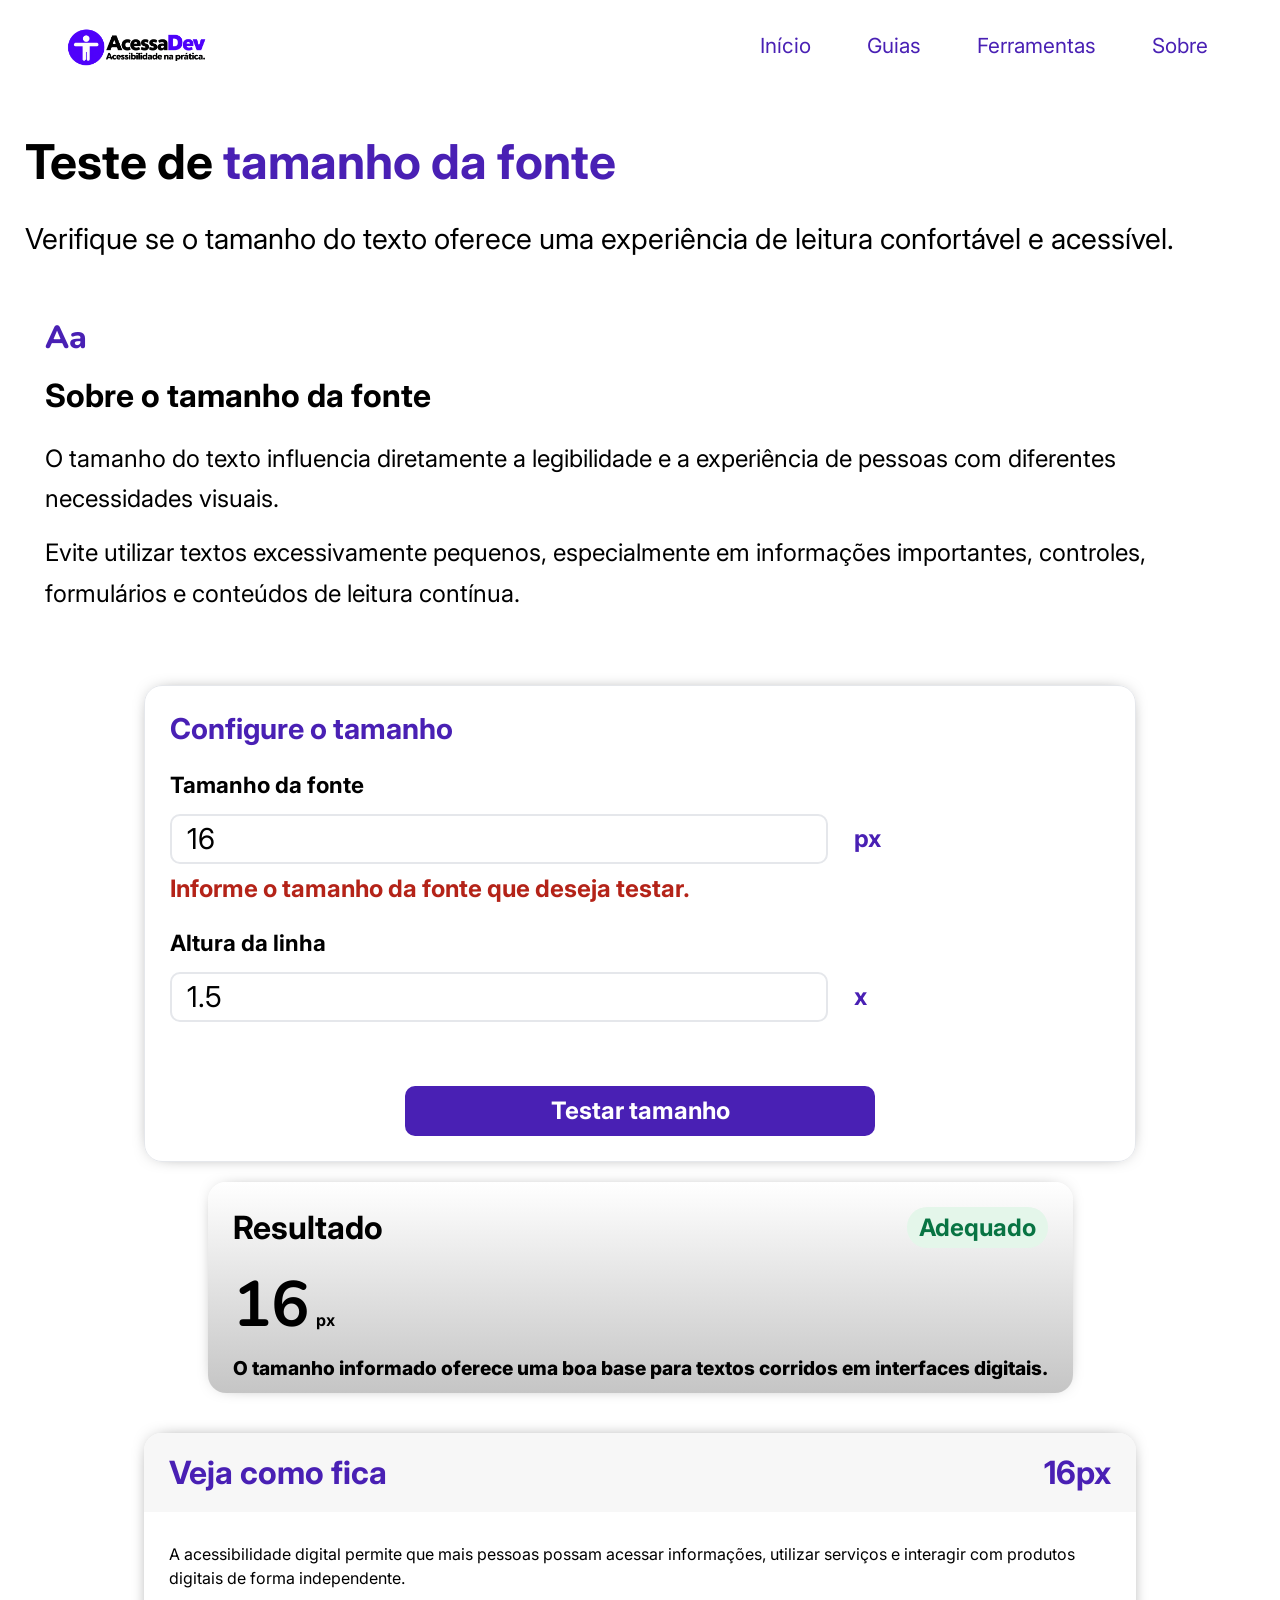
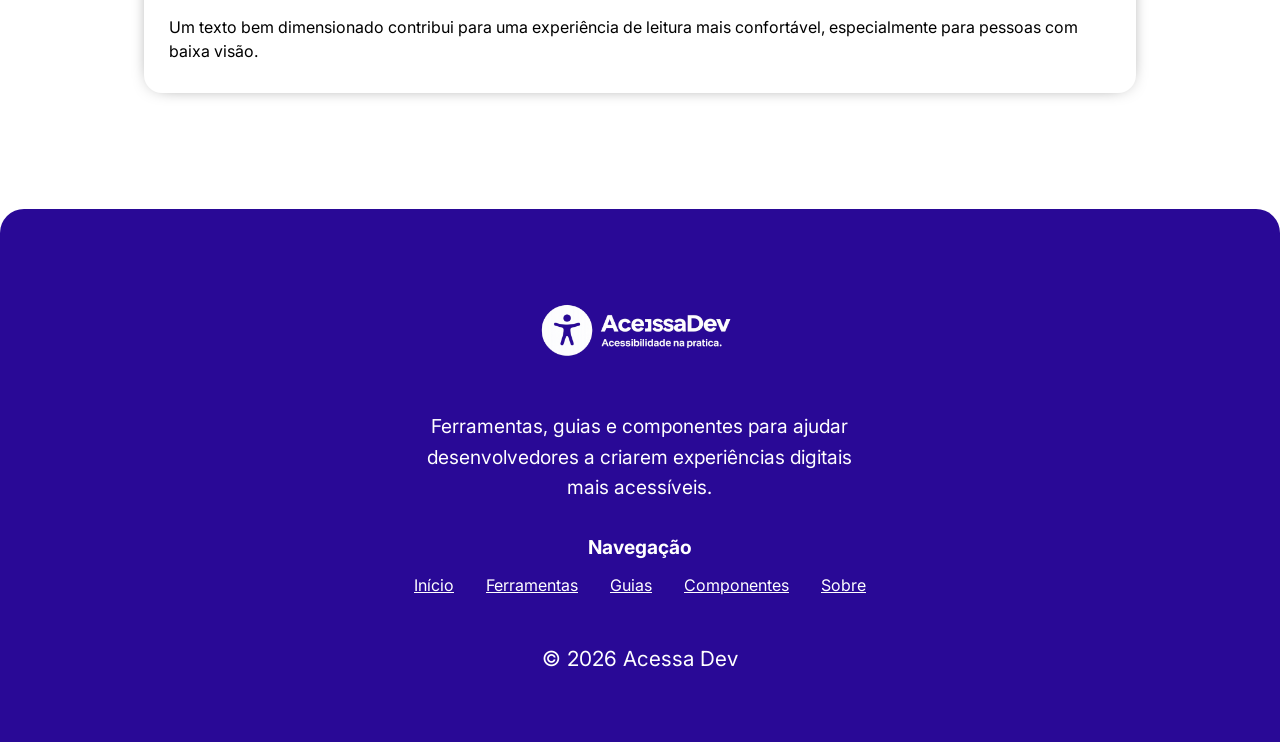
<file: Fontes.html>
<!DOCTYPE html>
<html lang="pt-BR">

<head>

    <meta charset="UTF-8">
    <meta name="viewport" content="width=device-width, initial-scale=1.0">

    <!-- Fontes -->
    <link rel="preconnect" href="https://fonts.googleapis.com">
    <link rel="preconnect" href="https://fonts.gstatic.com" crossorigin>

    <link href="https://fonts.googleapis.com/css2?family=Nunito:ital,wght@0,200..1000;1,200..1000&family=Poppins:ital,wght@0,100;0,200;0,300;0,400;0,500;0,600;0,700;0,800;0,900;1,100;1,200;1,300;1,400;1,500;1,600;1,700;1,800;1,900&display=swap" rel="stylesheet">

    <!-- Ícones -->
    <link rel="stylesheet" href="https://cdn.jsdelivr.net/npm/bootstrap-icons@1.11.3/font/bootstrap-icons.min.css">
    <link rel="stylesheet" href="https://cdnjs.cloudflare.com/ajax/libs/font-awesome/6.5.0/css/all.min.css">

    <!-- CSS -->
    <link rel="stylesheet" href="./Fontes.css">

    <title>Tamanho da fonte | Acessa Dev</title>

</head>

<body>

<header>
    <a href="./ferramentas.html" class="logo">
        <img src="./IMG/logo.png" alt="Logo do Acessa Dev">
    </a>

    <nav class="navbar" aria-label="Navegação principal">
        <button
            class="menu-toggle"
            id="menu-toggle"
            aria-expanded="false"
            aria-controls="nav-list"
            aria-label="Abrir menu hamburger">
            <span class="bar" aria-hidden="true"></span>
            <span class="bar" aria-hidden="true"></span>
            <span class="bar" aria-hidden="true"></span>

        </button>

        <ul class="nav-list" id="nav-list">
            <li><a href="./index.html">Início</a></li>
            <li><a href="./Guias.html">Guias</a></li>
            <li><a href="./ferramentas.html">Ferramentas</a></li>
            <li><a href="#sobre">Sobre</a></li>
        </ul>
    </nav>
</header>


<main>

    <section class="hero" aria-labelledby="titulo-principal">

        <h1 id="titulo-principal">
            Teste de <span>tamanho da fonte</span>
        </h1>
        <p>
            Verifique se o tamanho do texto oferece uma experiência de leitura confortável e acessível.
        </p>
    </section>


    <section class="guideline" aria-labelledby="titulo-referencia">
        <div class="guideline-container">

            <div class="guideline-icon" aria-hidden="true">
                Aa
            </div>

            <div class="guideline-content">

                <h2 id="titulo-referencia">
                    Sobre o tamanho da fonte
                </h2>

                <p>
                    O tamanho do texto influencia diretamente a legibilidade
                    e a experiência de pessoas com diferentes necessidades
                    visuais.
                </p>

                <p>
                    Evite utilizar textos excessivamente pequenos,
                    especialmente em informações importantes, controles,
                    formulários e conteúdos de leitura contínua.
                </p>

            </div>

        </div>

    </section>


    <section class="font-tool" aria-labelledby="titulo-ferramenta">

        <div class="font-container">

            <div class="font-controls">

                <h2 id="titulo-ferramenta">
                    Configure o tamanho
                </h2>


                <div class="form-group">

                    <label for="font-size">
                        Tamanho da fonte
                    </label>

                    <div class="input-unit">

                        <input
                            type="number"
                            id="font-size"
                            name="font-size"
                            value="16"
                            min="8"
                            max="100"
                            aria-describedby="font-size-help">

                        <span aria-hidden="true">
                            px
                        </span>

                    </div>

                    <p id="font-size-help">
                        Informe o tamanho da fonte que deseja testar.
                    </p>

                </div>


                <div class="form-group">

                    <label for="line-height">
                        Altura da linha
                    </label>

                    <div class="input-unit">

                        <input
                            type="number"
                            id="line-height"
                            name="line-height"
                            value="1.5"
                            min="1"
                            max="3"
                            step="0.1">

                        <span aria-hidden="true">
                            x
                        </span>

                    </div>

                </div>


                <button type="button" class="btn-testar">
                    Testar tamanho
                </button>

            </div>


            <div class="font-result">

                <div class="result-header">

                    <span class="result-label">
                        Resultado
                    </span>

                    <span class="result-status">
                        Adequado
                    </span>

                </div>


                <div class="result-number">

                    <strong>
                        16
                    </strong>

                    <span>
                        px
                    </span>

                </div>


                <p class="result-description">
                    O tamanho informado oferece uma boa base para textos corridos em interfaces digitais.
                </p>

            </div>

        </div>

    </section>


    <section class="preview" aria-labelledby="titulo-preview">

        <div class="preview-container">

            <div class="preview-header">

                <h2 id="titulo-preview">
                    Veja como fica
                </h2>

                <span>
                    16px
                </span>

            </div>


            <div class="preview-content">

                <p>
                    A acessibilidade digital permite que mais pessoas possam
                    acessar informações, utilizar serviços e interagir com
                    produtos digitais de forma independente.
                </p>

                <p>
                    Um texto bem dimensionado contribui para uma experiência
                    de leitura mais confortável, especialmente para pessoas
                    com baixa visão.
                </p>

            </div>

        </div>

    </section>

</main>


<!-- FOOTER -->

<footer class="footer" id="sobre">

    <div class="footer-logo">

        <img src="./IMG/logo-branco.png" alt="Acessa Dev">

    </div>


    <div class="footer-descricao">

        <p>
            Ferramentas, guias e componentes para ajudar
            desenvolvedores a criarem experiências digitais
            mais acessíveis.
        </p>

    </div>


    <nav class="footer-nav" aria-label="Links do rodapé">

        <h3>
            Navegação
        </h3>

        <ul>

            <li>
                <a href="./index.html">
                    Início
                </a>
            </li>

            <li>
                <a href="./ferramentas.html">
                    Ferramentas
                </a>
            </li>

            <li>
                <a href="./Guias.html">
                    Guias
                </a>
            </li>

            <li>
                <a href="#">
                    Componentes
                </a>
            </li>

            <li>
                <a href="#sobre">
                    Sobre
                </a>
            </li>

        </ul>

    </nav>


    <div class="footer-copy">
        <p>© 2026 Acessa Dev</p>

    </div>

</footer>


<script src="./script.js"></script>
<script src="./Fontes.js"></script>

</body>

</html>
</file>
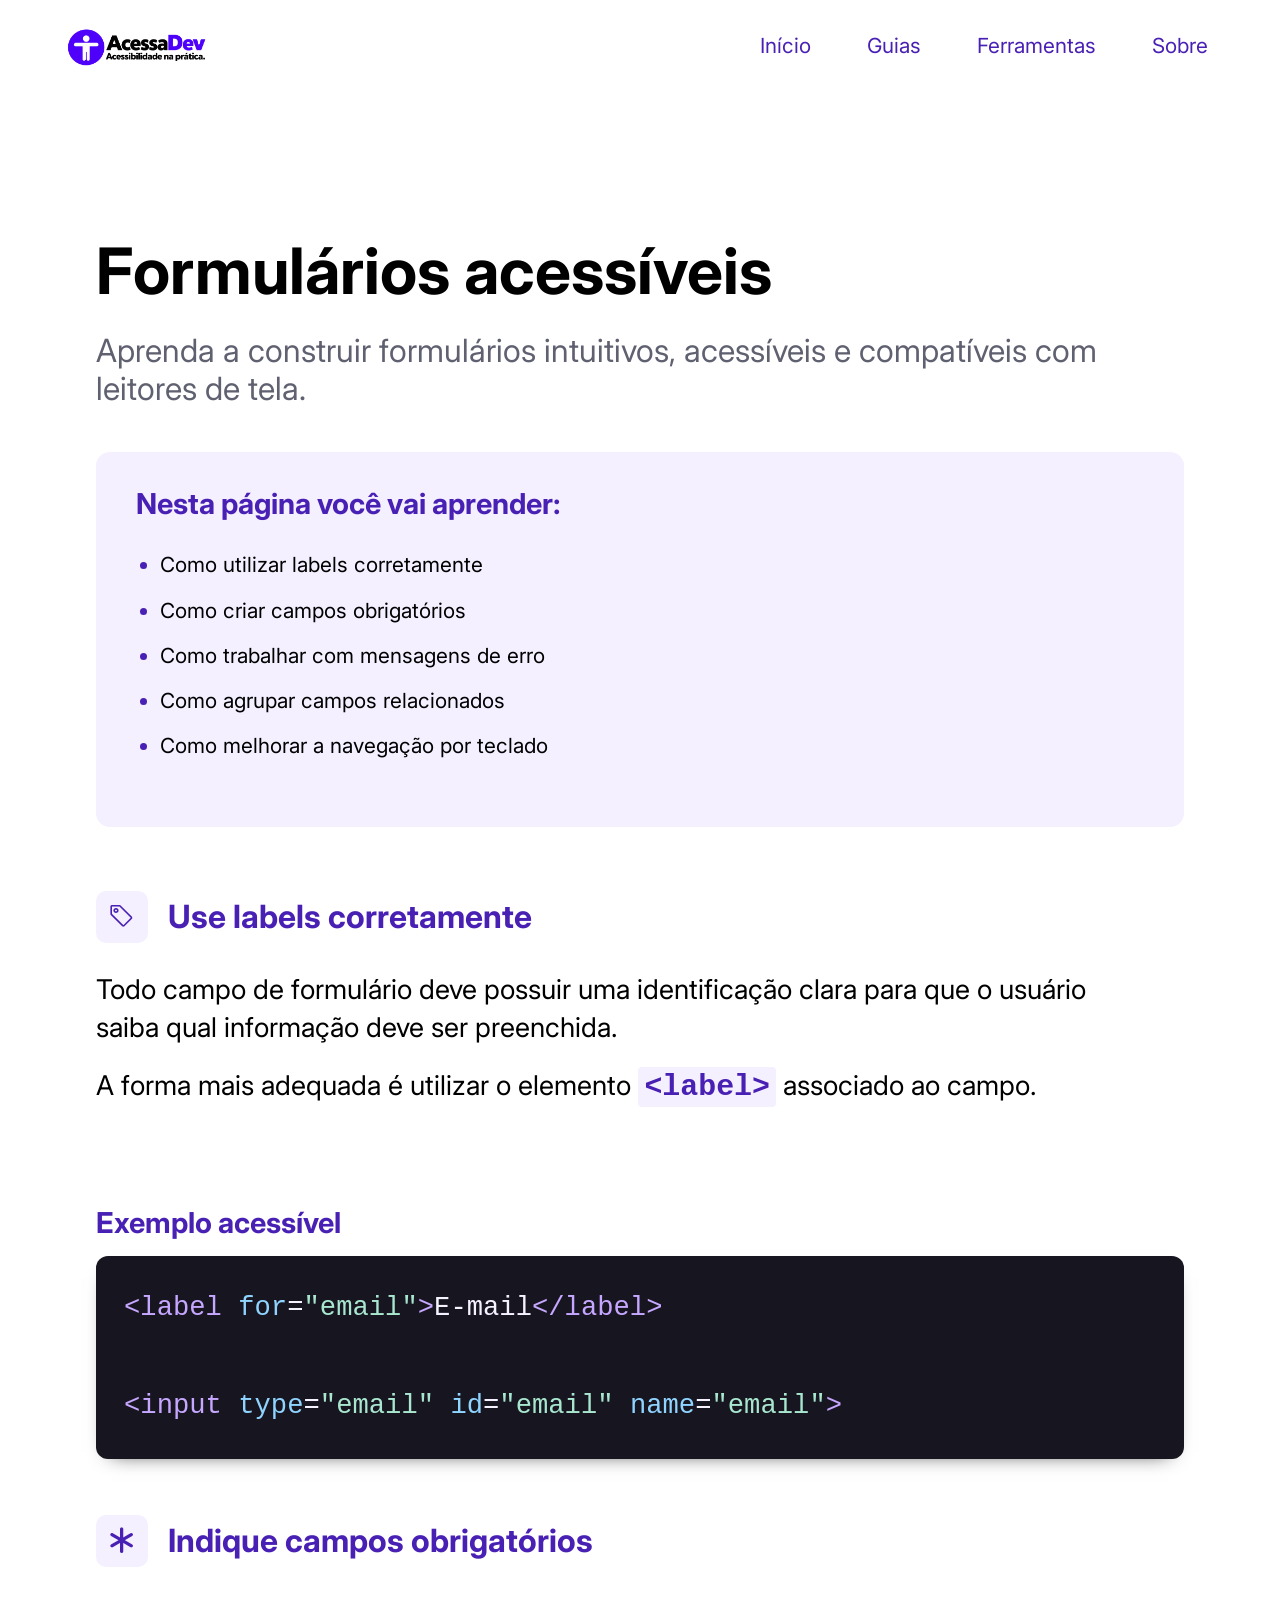
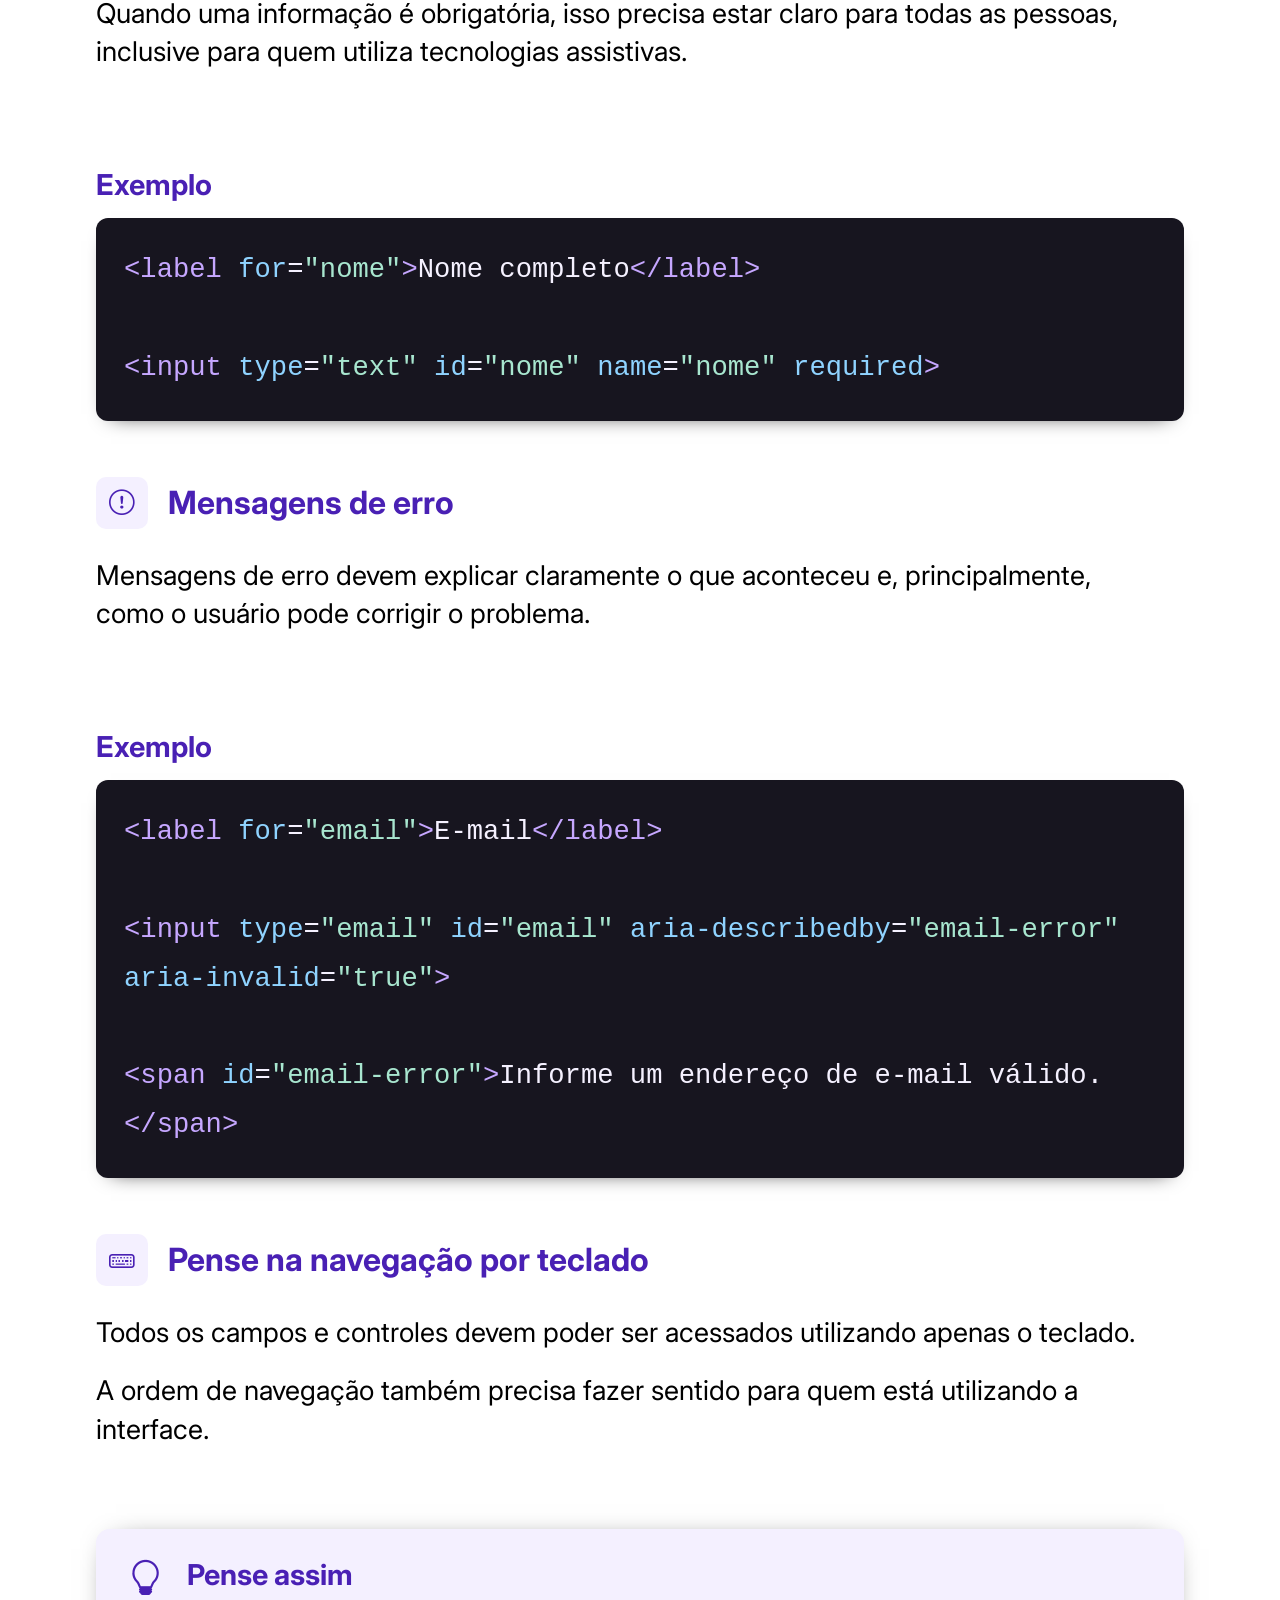
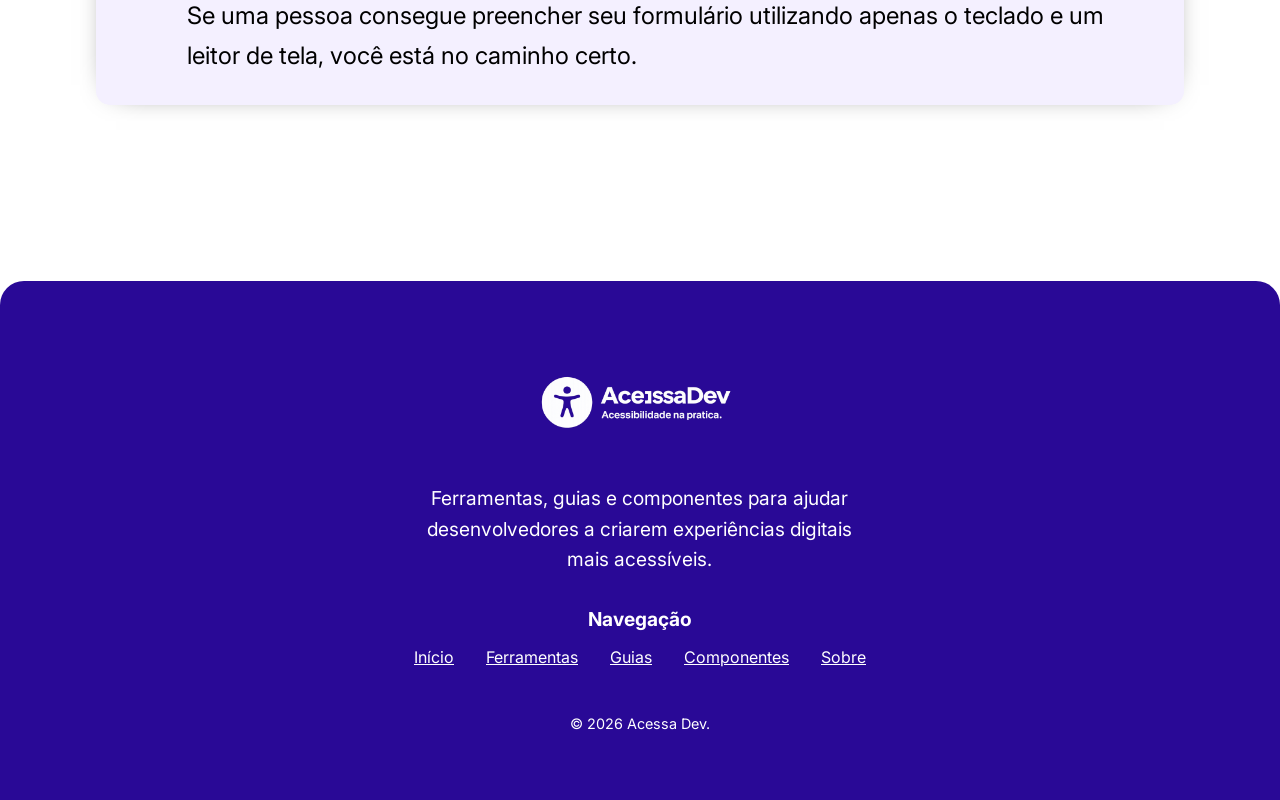
<file: Formulario.html>
<!DOCTYPE html>
<html lang="pt-br">
<head>
    <meta charset="UTF-8">
    <meta name="viewport" content="width=device-width, initial-scale=1.0">

    <link rel="preconnect" href="https://fonts.googleapis.com">
    <link rel="preconnect" href="https://fonts.gstatic.com" crossorigin>
    <link href="https://fonts.googleapis.com/css2?family=Inter:wght@300;400;500;600;700&display=swap" rel="stylesheet">
    <link rel="stylesheet" href="https://cdn.jsdelivr.net/npm/bootstrap-icons@1.11.3/font/bootstrap-icons.min.css">
    <link rel="stylesheet" href="./Formulario.css">

    <title>Formulários acessíveis | Acessa Dev</title>
</head>
<body>
    <header>
        <a href="./index.html" class="logo">
            <img src="./IMG/logo.png" alt="Logo do Acessa Dev">
        </a>

        <nav class="navbar" aria-label="Navegação principal">
            <button class="menu-toggle" id="menu-toggle" aria-expanded="false" aria-controls="nav-list" aria-label="Abrir menu">
                <span class="bar" aria-hidden="true"></span>
                <span class="bar" aria-hidden="true"></span>
                <span class="bar" aria-hidden="true"></span>
            </button>

            <ul class="nav-list" id="nav-list">
                <li><a href="./index.html">Início</a></li>
                <li><a href="./Guias.html">Guias</a></li>
                <li><a href="./ferramentas.html">Ferramentas</a></li>
                <li><a href="#sobre">Sobre</a></li>
            </ul>
        </nav>
    </header>

    <main class="form-page">
        <article class="form-content">
            <header class="article-header">

                <h1>Formulários acessíveis</h1>

                <p class="article-introduction">Aprenda a construir formulários intuitivos, acessíveis e compatíveis com leitores de tela.</p>

            </header>

            <aside class="article-summary" aria-labelledby="summary-title">
                <h2 id="summary-title">Nesta página você vai aprender:</h2>

                <ul>
                    <li>Como utilizar labels corretamente</li>
                    <li>Como criar campos obrigatórios</li>
                    <li>Como trabalhar com mensagens de erro</li>
                    <li>Como agrupar campos relacionados</li>
                    <li>Como melhorar a navegação por teclado</li>
                </ul>
            </aside>

            <section class="article-section" aria-labelledby="labels">
                <div class="section-heading">
                    <div class="section-icon" aria-hidden="true">
                        <i class="bi bi-tag"></i>
                    </div>

                    <h2 id="labels">Use labels corretamente</h2>
                </div>

                <p>Todo campo de formulário deve possuir uma identificação clara para que o usuário saiba qual informação deve ser preenchida.</p>

                <p>A forma mais adequada é utilizar o elemento <code>&lt;label&gt;</code> associado ao campo.</p>
            </section>

            <section class="code-example" aria-labelledby="label-example">
                <h3 id="label-example">Exemplo acessível</h3>

                <pre><code><span class="code-tag">&lt;label</span> <span class="code-attribute">for</span>=<span class="code-value">"email"</span><span class="code-tag">&gt;</span>E-mail<span class="code-tag">&lt;/label&gt;</span>

<span class="code-tag">&lt;input</span> <span class="code-attribute">type</span>=<span class="code-value">"email"</span> <span class="code-attribute">id</span>=<span class="code-value">"email"</span> <span class="code-attribute">name</span>=<span class="code-value">"email"</span><span class="code-tag">&gt;</span></code></pre>
            </section>

            <section class="article-section" aria-labelledby="required">
                <div class="section-heading">
                    <div class="section-icon" aria-hidden="true">
                        <i class="bi bi-asterisk"></i>
                    </div>

                    <h2 id="required">Indique campos obrigatórios</h2>
                </div>

                <p>Quando uma informação é obrigatória, isso precisa estar claro para todas as pessoas, inclusive para quem utiliza tecnologias assistivas.</p>
            </section>

            <section class="code-example" aria-labelledby="required-example">
                <h3 id="required-example">Exemplo</h3>

                <pre><code><span class="code-tag">&lt;label</span> <span class="code-attribute">for</span>=<span class="code-value">"nome"</span><span class="code-tag">&gt;</span>Nome completo<span class="code-tag">&lt;/label&gt;</span>

<span class="code-tag">&lt;input</span> <span class="code-attribute">type</span>=<span class="code-value">"text"</span> <span class="code-attribute">id</span>=<span class="code-value">"nome"</span> <span class="code-attribute">name</span>=<span class="code-value">"nome"</span> <span class="code-attribute">required</span><span class="code-tag">&gt;</span></code></pre>
            </section>

            <section class="article-section" aria-labelledby="errors">
                <div class="section-heading">
                    <div class="section-icon" aria-hidden="true">
                        <i class="bi bi-exclamation-circle"></i>
                    </div>

                    <h2 id="errors">Mensagens de erro</h2>
                </div>

                <p>Mensagens de erro devem explicar claramente o que aconteceu e, principalmente, como o usuário pode corrigir o problema.</p>
            </section>

            <section class="code-example" aria-labelledby="error-example">
                <h3 id="error-example">Exemplo</h3>

                <pre><code><span class="code-tag">&lt;label</span> <span class="code-attribute">for</span>=<span class="code-value">"email"</span><span class="code-tag">&gt;</span>E-mail<span class="code-tag">&lt;/label&gt;</span>

<span class="code-tag">&lt;input</span> <span class="code-attribute">type</span>=<span class="code-value">"email"</span> <span class="code-attribute">id</span>=<span class="code-value">"email"</span> <span class="code-attribute">aria-describedby</span>=<span class="code-value">"email-error"</span> <span class="code-attribute">aria-invalid</span>=<span class="code-value">"true"</span><span class="code-tag">&gt;</span>

<span class="code-tag">&lt;span</span> <span class="code-attribute">id</span>=<span class="code-value">"email-error"</span><span class="code-tag">&gt;</span>Informe um endereço de e-mail válido.<span class="code-tag">&lt;/span&gt;</span></code></pre>
            </section>

            <section class="article-section" aria-labelledby="keyboard">
                <div class="section-heading">
                    <div class="section-icon" aria-hidden="true">
                        <i class="bi bi-keyboard"></i>
                    </div>

                    <h2 id="keyboard">Pense na navegação por teclado</h2>
                </div>

                <p>Todos os campos e controles devem poder ser acessados utilizando apenas o teclado.</p>

                <p>A ordem de navegação também precisa fazer sentido para quem está utilizando a interface.</p>
            </section>

            <aside class="article-highlight">
                <i class="bi bi-lightbulb" aria-hidden="true"></i>

                <div>
                    <strong>Pense assim</strong>
                    <p>Se uma pessoa consegue preencher seu formulário utilizando apenas o teclado e um leitor de tela, você está no caminho certo.</p>
                </div>
            </aside>
        </article>
    </main>

    <footer class="footer" id="sobre">
        <div class="footer-logo">
            <img src="./IMG/logo-branco.png" alt="Acessa Dev">
        </div>

        <div class="footer-descricao">
            <p>Ferramentas, guias e componentes para ajudar desenvolvedores a criarem experiências digitais mais acessíveis.</p>
        </div>

        <nav class="footer-nav" aria-label="Links do rodapé">
            <h3>Navegação</h3>

            <ul>
                <li><a href="./index.html">Início</a></li>
                <li><a href="./ferramentas.html">Ferramentas</a></li>
                <li><a href="./Guias.html">Guias</a></li>
                <li><a href="#componentes">Componentes</a></li>
                <li><a href="#sobre">Sobre</a></li>
            </ul>
        </nav>

        <div class="footer-copy">
            <p>© 2026 Acessa Dev.</p>
        </div>
    </footer>

    <script src="./script.js"></script>
</body>
</html>
</file>
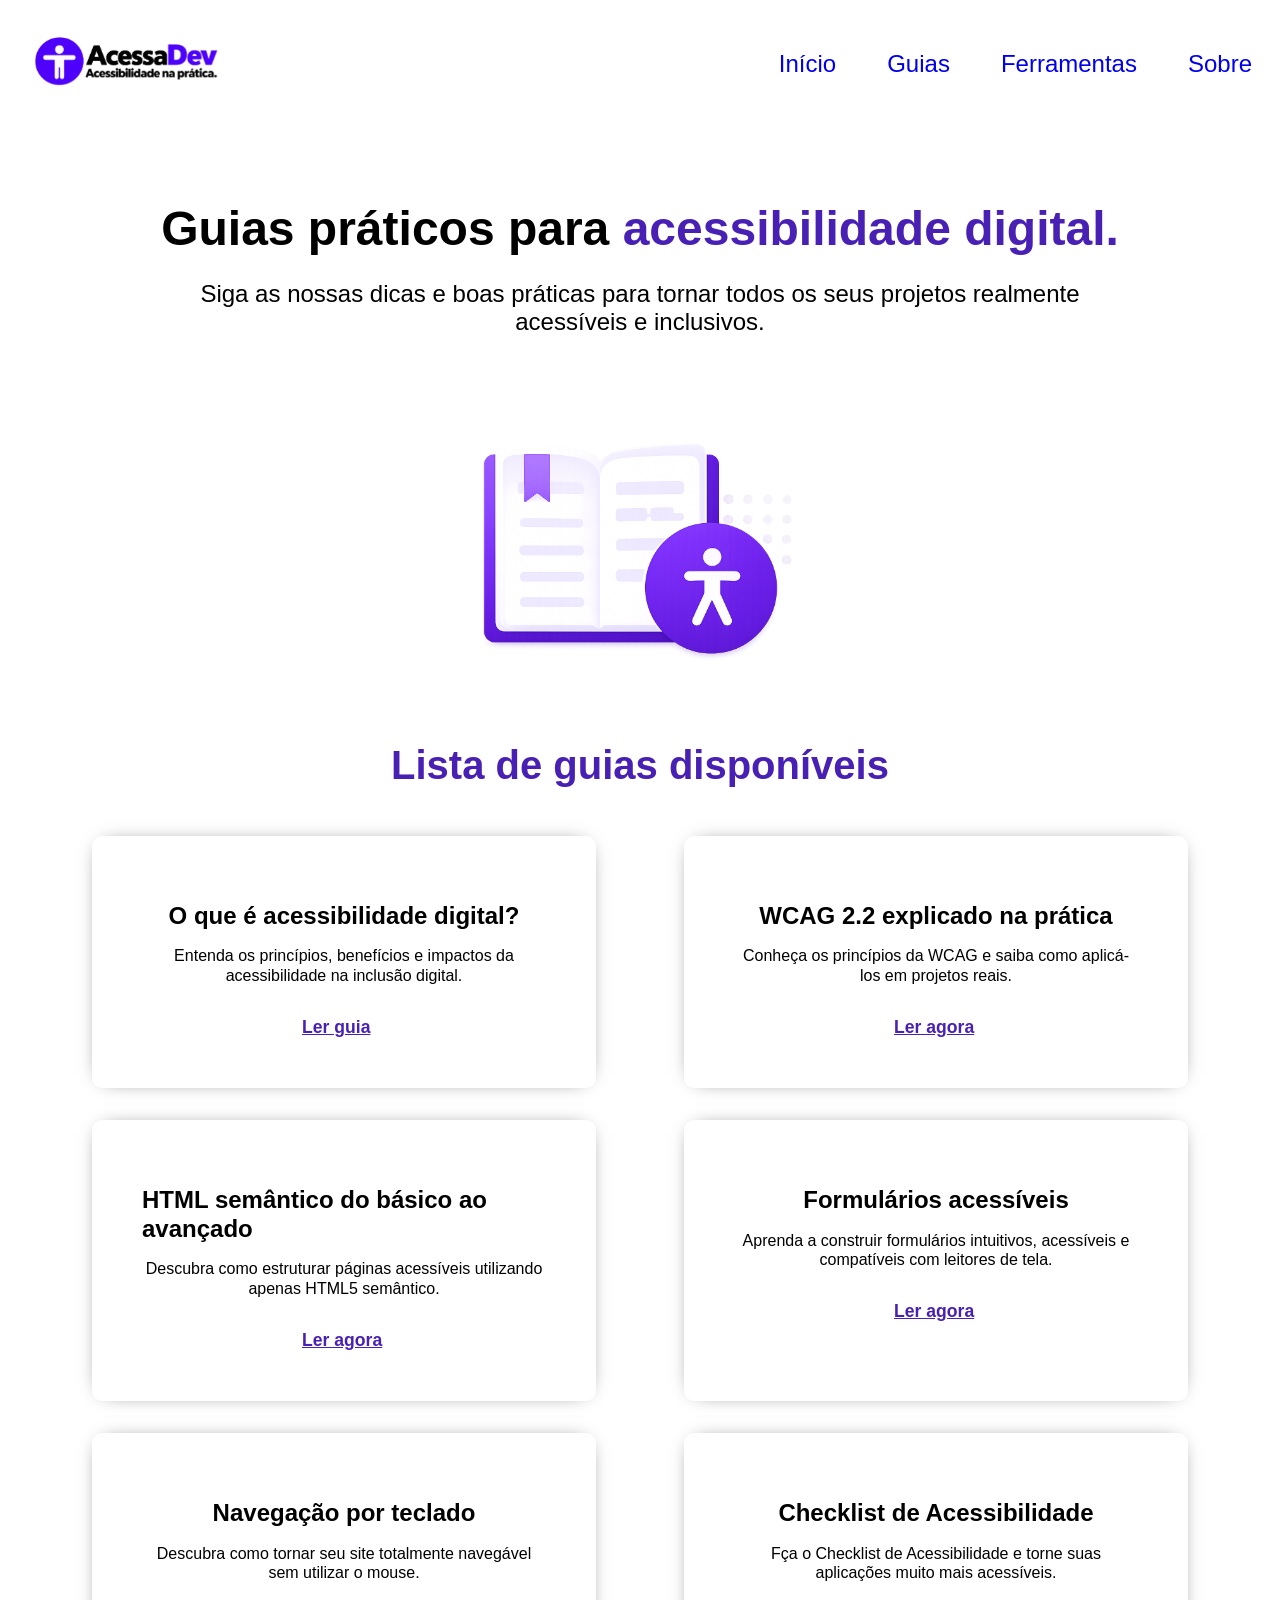
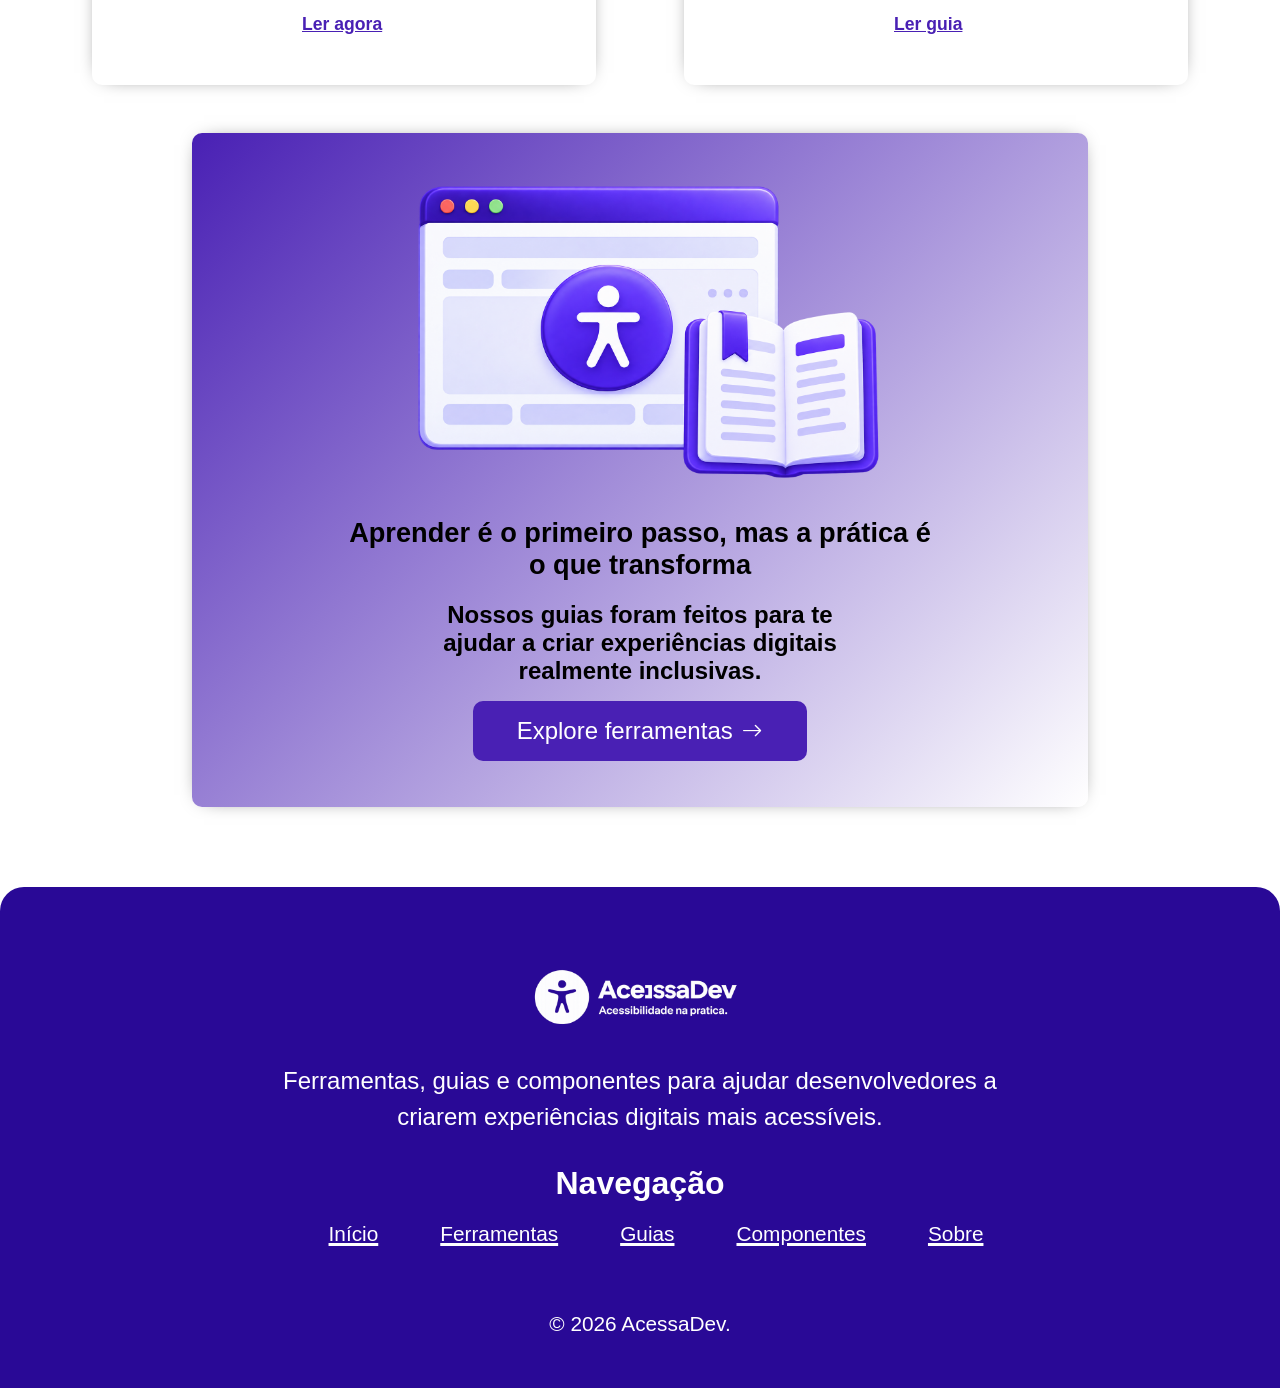
<file: Guias.html>
<!DOCTYPE html>
<html lang="pt-BR">

<head>

    <meta charset="UTF-8">
    <meta name="viewport" content="width=device-width, initial-scale=1.0">

    <!-- Fontes -->
    <link rel="preconnect" href="https://fonts.googleapis.com">
    <link rel="preconnect" href="https://fonts.gstatic.com" crossorigin>
    <link href="https://fonts.googleapis.com/css2?family=Nunito:ital,wght@0,200..1000;1,200..1000&family=Poppins:ital,wght@0,100;0,200;0,300;0,400;0,500;0,600;0,700;0,800;0,900;1,100;1,200;1,300;1,400;1,500;1,600;1,700;1,800;1,900&display=swap" rel="stylesheet">

    <!-- Ícones -->
    <link rel="stylesheet" href="https://cdn.jsdelivr.net/npm/bootstrap-icons@1.11.3/font/bootstrap-icons.min.css">
    <link rel="stylesheet" href="https://cdnjs.cloudflare.com/ajax/libs/font-awesome/6.5.0/css/all.min.css">

    <!-- CSS -->
    <link rel="stylesheet" href="./guias.css">

    <title>Guias | Acessa Dev</title>

</head>

<body>

<header>
    <a href="./index.html" class="logo">
        <img src="./IMG/logo.png" alt="Logo do Acessa Dev">
    </a>
    <nav class="navbar" aria-label="Navegação principal">
        <button class="menu-toggle"
                id="menu-toggle"
                aria-expanded="false"
                aria-controls="nav-list"
                aria-label="Abrir menu hamburger">

            <span class="bar" aria-hidden="true"></span>
            <span class="bar" aria-hidden="true"></span>
            <span class="bar" aria-hidden="true"></span>

        </button>

        <ul class="nav-list" id="nav-list">

            <li>
                <a href="./index.html">Início</a>
            </li>

            <li>
                <a href="./Guias.html" aria-current="page">Guias</a>
            </li>

            <li>
                <a href="./ferramentas.html">Ferramentas</a>
            </li>
            <li>
                <a href="#">Sobre</a>
            </li>
        </ul>
    </nav>
</header>


<main>

    <section class="secao-principal" aria-labelledby="titulo-principal">

        <h1 id="titulo-principal">
            Guias práticos para <span>acessibilidade digital.</span>
        </h1>

        <p>
            Siga as nossas dicas e boas práticas para tornar todos os seus projetos realmente acessíveis e inclusivos.
        </p>

        <div class="img-decorativa" aria-hidden="true">
            <img src="./IMG/decorativa-guia1.png" alt="">
        </div>

    </section>
    
    <section class="guides-list" aria-labelledby="lista-guias">
        <h2 id="lista-guias"> Lista de guias disponíveis</h2>
        <div class="guides-grid">
            <article class="guide-card">
                <a href="./Acessibilidade.html">
                    <h3>O que é acessibilidade digital?</h3>
                    <p>
                        Entenda os princípios, benefícios e impactos da
                        acessibilidade na inclusão digital.
                    </p>
                    <div class="guide-footer">
                        <span class="guide-link">
                            Ler guia
                        </span>
                    </div>
                </a>
            </article>


            <article class="guide-card">
                <a href="https://www.w3.org/TR/WCAG22/"
                   target="_blank"
                   rel="noopener noreferrer">

                    <h3>
                        WCAG 2.2 explicado na prática
                    </h3>

                    <p>
                        Conheça os princípios da WCAG e saiba como
                        aplicá-los em projetos reais.
                    </p>

                    <div class="guide-footer">
                        <span class="guide-link">
                            Ler agora
                        </span>
                    </div>
                </a>
            </article>


            <article class="guide-card">

                <a href="./Semantica.html">

                    <h3>HTML semântico do básico ao avançado</h3>
                    <p>
                        Descubra como estruturar páginas acessíveis
                        utilizando apenas HTML5 semântico.
                    </p>
                    <div class="guide-footer">
                        <span class="guide-link">
                            Ler agora
                        </span>
                    </div>

                </a>

            </article>


            <article class="guide-card">

                <a href="./Formulario.html">

                    <h3>
                        Formulários acessíveis
                    </h3>

                    <p>
                        Aprenda a construir formulários intuitivos,
                        acessíveis e compatíveis com leitores de tela.
                    </p>

                    <div class="guide-footer">

                        <span class="guide-link">
                            Ler agora
                        </span>

                    </div>

                </a>

            </article>


            <article class="guide-card">

                <a href="./Teclado.html">

                    <h3>
                        Navegação por teclado
                    </h3>

                    <p>
                        Descubra como tornar seu site totalmente
                        navegável sem utilizar o mouse.
                    </p>

                    <div class="guide-footer">

                        <span class="guide-link">
                            Ler agora
                        </span>

                    </div>

                </a>

            </article>

            <article class="guide-card">
                <a href="./Acessibilidade.html">
                    <h3>Checklist de Acessibilidade</h3>
                    <p>
                        Fça o Checklist de Acessibilidade e torne suas aplicações
                        muito mais acessíveis.
                    </p>
                    <div class="guide-footer">
                        <span class="guide-link">
                            Ler guia
                        </span>
                    </div>
                </a>
            </article>

        </div>
    </section>

    <section class="bunner-footer" aria-labelledby="titulo-banner">

        <img src="./IMG/imagem-guias.png" alt="" aria-hidden="true">

        <h2 id="titulo-banner">
            Aprender é o primeiro passo, mas a prática é o que transforma
        </h2>

        <p>
            Nossos guias foram feitos para te ajudar a criar experiências digitais realmente inclusivas.
        </p>

        <a href="./ferramentas.html" class="explore">
            Explore ferramentas
            <i class="bi bi-arrow-right" aria-hidden="true"></i>
        </a>

    </section>

</main>


<footer class="footer">

    <div class="footer-logo">

        <img src="./IMG/logo-branco.png" alt="Acessa Dev">

    </div>


    <div class="footer-descricao">

        <p>
            Ferramentas, guias e componentes para ajudar
            desenvolvedores a criarem experiências digitais
            mais acessíveis.
        </p>

    </div>


    <nav class="footer-nav" aria-label="Links do rodapé">

        <h3>
            Navegação
        </h3>

        <ul>

            <li>
                <a href="./index.html">Início</a>
            </li>

            <li>
                <a href="./ferramentas.html">Ferramentas</a>
            </li>

            <li>
                <a href="./Guias.html" aria-current="page">Guias</a>
            </li>

            <li>
                <a href="#">Componentes</a>
            </li>

            <li>
                <a href="#">Sobre</a>
            </li>

        </ul>

    </nav>


    <div class="footer-copy">

        <p>
            © 2026 AcessaDev.
        </p>

    </div>

</footer>


<script src="./script.js"></script>

</body>

</html>
</file>
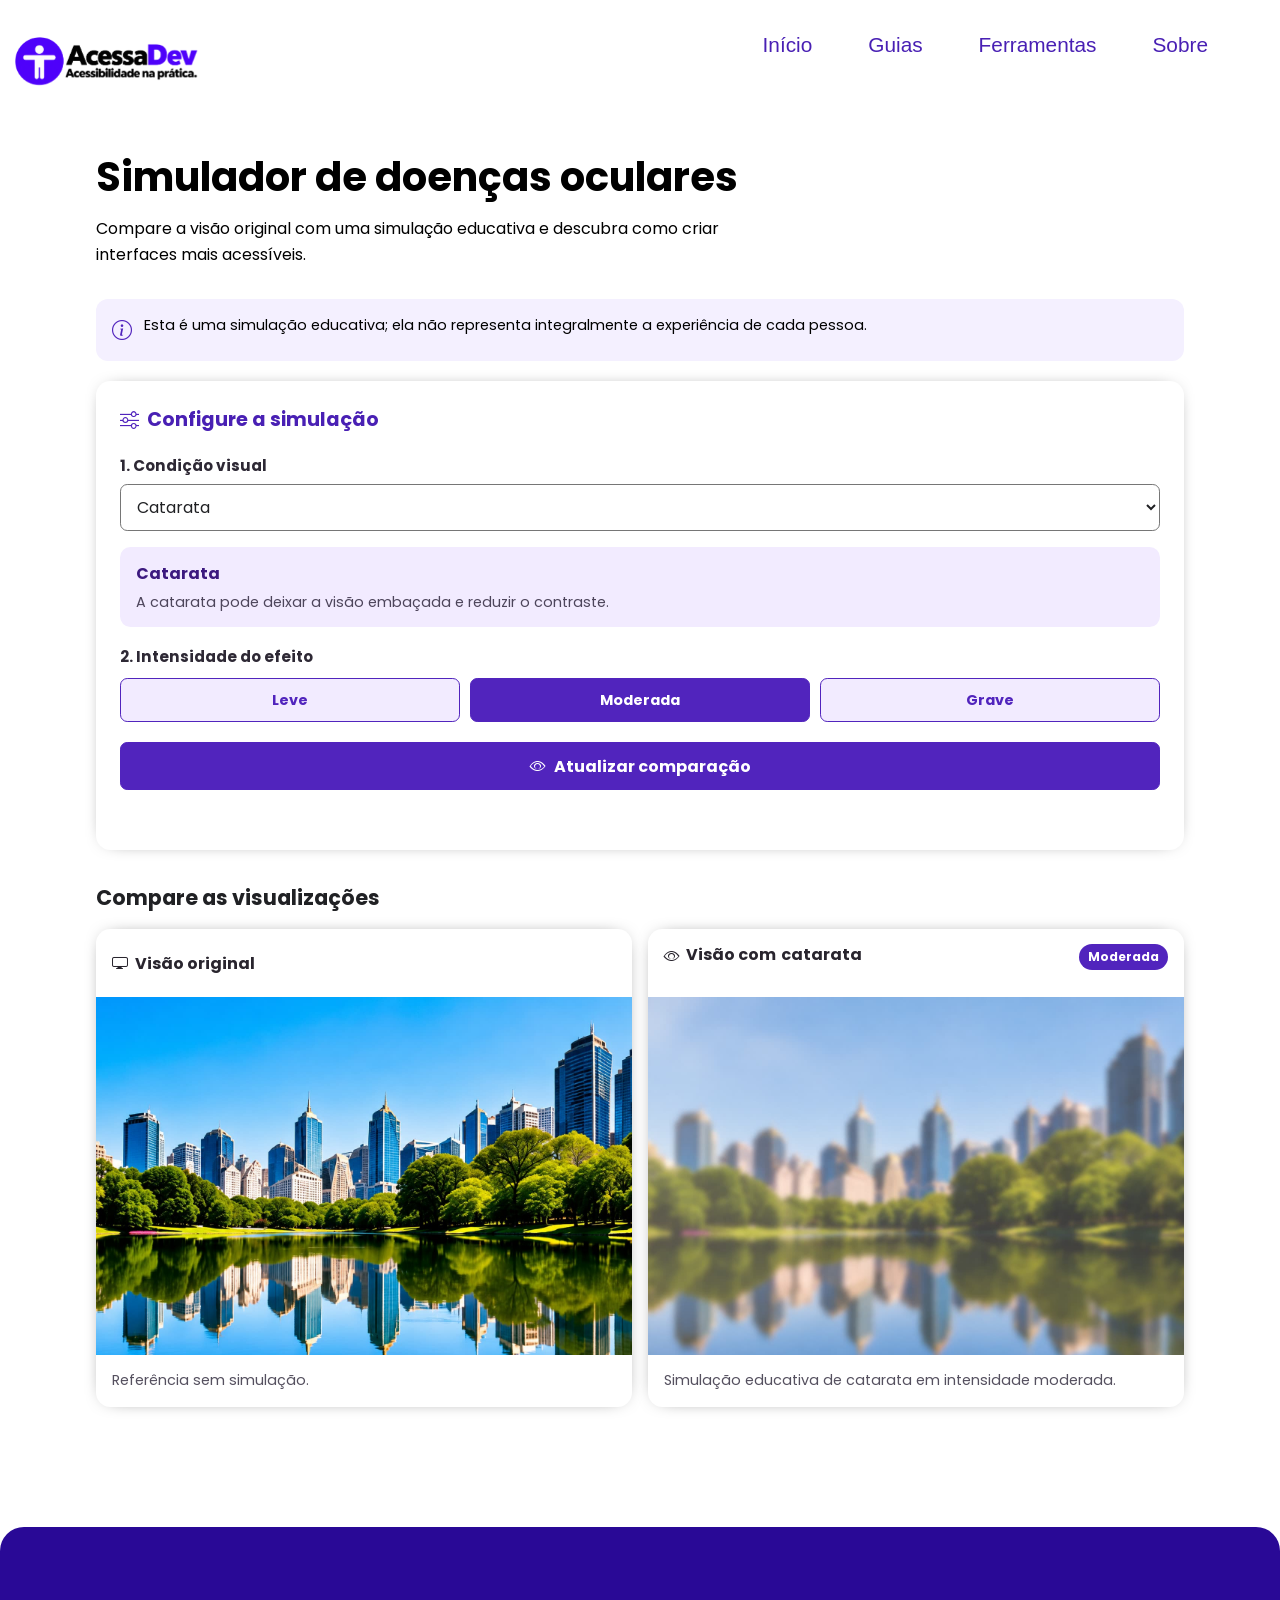
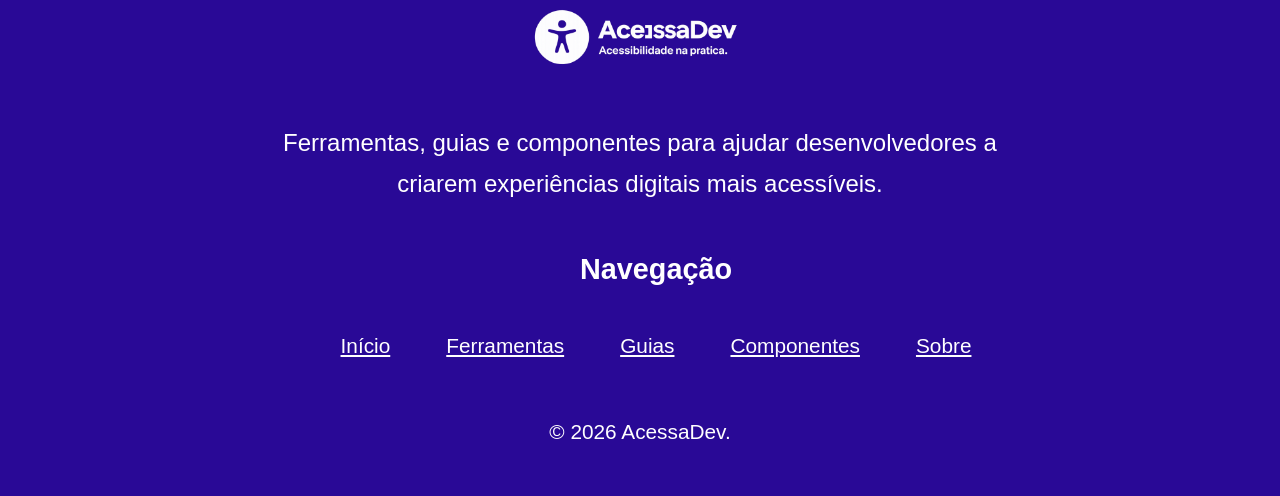
<file: Ocular.html>
<!DOCTYPE html>
<html lang="pt-BR">

<head>

    <meta charset="UTF-8">
    <meta name="viewport" content="width=device-width, initial-scale=1.0">

    <!-- Fontes -->
    <link rel="preconnect" href="https://fonts.googleapis.com">
    <link rel="preconnect" href="https://fonts.gstatic.com" crossorigin>

    <link href="https://fonts.googleapis.com/css2?family=Nunito:ital,wght@0,200..1000;1,200..1000&family=Poppins:ital,wght@0,100;0,200;0,300;0,400;0,500;0,600;0,700;0,800;0,900;1,100;1,200;1,300;1,400;1,500;1,600;1,700;1,800;1,900&display=swap" rel="stylesheet">

    <!-- Ícones -->
    <link rel="stylesheet" href="https://cdn.jsdelivr.net/npm/bootstrap-icons@1.11.3/font/bootstrap-icons.min.css">
    <link rel="stylesheet" href="https://cdnjs.cloudflare.com/ajax/libs/font-awesome/6.5.0/css/all.min.css">

    <!-- CSS -->
    <link rel="stylesheet" href="./Ocular.css">
    <title>Tamanho da fonte | Acessa Dev</title>

</head>

<body>

<header>
    <a href="./ferramentas.html" class="logo">
        <img src="./IMG/logo.png" alt="Logo do Acessa Dev">
    </a>

    <nav class="navbar" aria-label="Navegação principal">
        <button
            class="menu-toggle"
            id="menu-toggle"
            aria-expanded="false"
            aria-controls="nav-list"
            aria-label="Abrir menu hamburger">
            <span class="bar" aria-hidden="true"></span>
            <span class="bar" aria-hidden="true"></span>
            <span class="bar" aria-hidden="true"></span>

        </button>

        <ul class="nav-list" id="nav-list">
            <li><a href="./index.html">Início</a></li>
            <li><a href="./Guias.html">Guias</a></li>
            <li><a href="./ferramentas.html">Ferramentas</a></li>
            <li><a href="#sobre">Sobre</a></li>
        </ul>
    </nav>
</header>

 <main id="conteudo" class="eye-simulator">
      <section class="eye-simulator-hero" aria-labelledby="page-title">
        <div class="container hero-content">
          <div>
            <h1 id="page-title">Simulador de doenças oculares</h1>
            <p>
              Compare a visão original com uma simulação educativa e descubra
              como criar interfaces mais acessíveis.
            </p>
          </div>
        </div>
      </section>

      <section class="container notice" aria-label="Aviso importante">
        <i class="bi bi-info-circle" aria-hidden="true"></i>

        <p>
          Esta é uma simulação educativa; ela não representa integralmente a
          experiência de cada pessoa.
        </p>
      </section>

      <section class="container settings" aria-labelledby="simulator-title">
        <h2 id="simulator-title">
          <i class="bi bi-sliders" aria-hidden="true"></i>
          Configure a simulação
        </h2>

        <div class="form-group">
          <label for="eye-condition">1. Condição visual</label>

          <select id="eye-condition" name="eye-condition">
            <option value="catarata">Catarata</option>
            <option value="glaucoma">Glaucoma</option>
            <option value="retinopatia">Retinopatia diabética</option>
            <option value="degeneracao">Degeneração macular</option>
          </select>
        </div>

        <div class="condition-description" aria-live="polite">
          <h3 id="selected-condition-title">Catarata</h3>
          <p id="selected-condition-description"></p>
        </div>

        <fieldset>
          <legend>2. Intensidade do efeito</legend>

          <div class="severity-options">
            <label>
              <input type="radio" name="severity" value="leve">
              <span>Leve</span>
            </label>

            <label>
              <input
                type="radio"
                name="severity"
                value="moderada"
                checked
              >
              <span>Moderada</span>
            </label>

            <label>
              <input type="radio" name="severity" value="grave">
              <span>Grave</span>
            </label>
          </div>
        </fieldset>

        <button
          class="apply-button"
          id="apply-simulation"
          type="button"
        >
          <i class="bi bi-eye" aria-hidden="true"></i>
          Atualizar comparação
        </button>

        <p
          id="simulation-status"
          class="status"
          role="status"
          aria-live="polite"
        ></p>
      </section>

      <section
        class="container comparison"
        aria-labelledby="comparison-title"
      >
        <h2 id="comparison-title">Compare as visualizações</h2>

        <div class="comparison-grid">
          <article class="comparison-card">
            <h3>
              <i class="bi bi-display" aria-hidden="true"></i>
              Visão original
            </h3>

            <div class="image-container">
              <img
                id="original-image"
                src="./IMG/Visão-normal.jpg"
                alt="Página de um site sem alterações visuais"
              >
            </div>

            <p>Referência sem simulação.</p>
          </article>

          <article class="comparison-card">
            <div class="comparison-heading">
              <h3>
                <i class="bi bi-eye" aria-hidden="true"></i>
                Visão com
                <span id="comparison-condition">catarata</span>
              </h3>

              <span id="comparison-severity" class="badge">
                Moderada
              </span>
            </div>

            <div class="image-container">
              <img
                id="simulation-image"
                src="./IMG/catarata-moderada.jpg"
                alt="Simulação de catarata em intensidade moderada"
              >
            </div>

            <p id="simulation-caption">
              Simulação educativa de catarata em intensidade moderada.
            </p>
          </article>
        </div>
      </section>

      <!-- Use os nomes exatos existentes na sua pasta IMG -->
      <div id="image-library" hidden>
        <img
          src="./IMG/Catarata-leve.jpg"
          data-condition="catarata"
          data-severity="leve"
          alt=""
        >
        <img
          src="./IMG/catarata-moderada.jpg"
          data-condition="catarata"
          data-severity="moderada"
          alt=""
        >
        <img
          src="./IMG/Catarata-grave.jpg"
          data-condition="catarata"
          data-severity="grave"
          alt=""
        >

        <img
          src="./IMG/Glaucoma-leve.jpg"
          data-condition="glaucoma"
          data-severity="leve"
          alt=""
        >
        <img
          src="./IMG/Glaucoma-moderado.jpg"
          data-condition="glaucoma"
          data-severity="moderada"
          alt=""
        >
        <img
          src="./IMG/Glaucoma-grave.jpg"
          data-condition="glaucoma"
          data-severity="grave"
          alt=""
        >

        <img
          src="./IMG/retinopatia-leve.jpg.png"
          data-condition="retinopatia"
          data-severity="leve"
          alt=""
        >
        <img
          src="./IMG/retinopatia-moderada.jpg.png"
          data-condition="retinopatia"
          data-severity="moderada"
          alt=""
        >
        <img
          src="./IMG/retinopatia-grave.jpg.png"
          data-condition="retinopatia"
          data-severity="grave"
          alt=""
        >

        <img
          src="./IMG/degeneracao-macular-leve.jpg.png"
          data-condition="degeneracao"
          data-severity="leve"
          alt=""
        >
        <img
          src="./IMG/degeneracao-macular-moderada.jpg.png"
          data-condition="degeneracao"
          data-severity="moderada"
          alt=""
        >
        <img
          src="./IMG/degeneracao-monocular-grave.jpg.png"
          data-condition="degeneracao"
          data-severity="grave"
          alt=""
        >
      </div>
    </main>


<!-- FOOTER -->
 <footer class="footer">

    <div class="footer-logo">
        <img src="./IMG/logo-branco.png" alt="Acessa Dev">
    </div>

    <div class="footer-descricao">
        <p>
            Ferramentas, guias e componentes para ajudar
            desenvolvedores a criarem experiências digitais
            mais acessíveis.
        </p>
    </div>

    <nav class="footer-nav" aria-label="Links do rodapé">
        <h3>Navegação</h3>
        <ul>
            <li><a href="./index.html">Início</a></li>
            <li><a href="./ferramentas.html">Ferramentas</a></li>
            <li><a href="./Guias.html">Guias</a></li>
            <li><a href="#">Componentes</a></li>
            <li><a href="#">Sobre</a></li>
        </ul>
    </nav>

    <div class="footer-copy">
        <p>© 2026 AcessaDev.</p>
    </div>
</footer>

<script src="./script.js"></script>
<script src="./Ocular.js"></script>
</body>
</html>
</file>
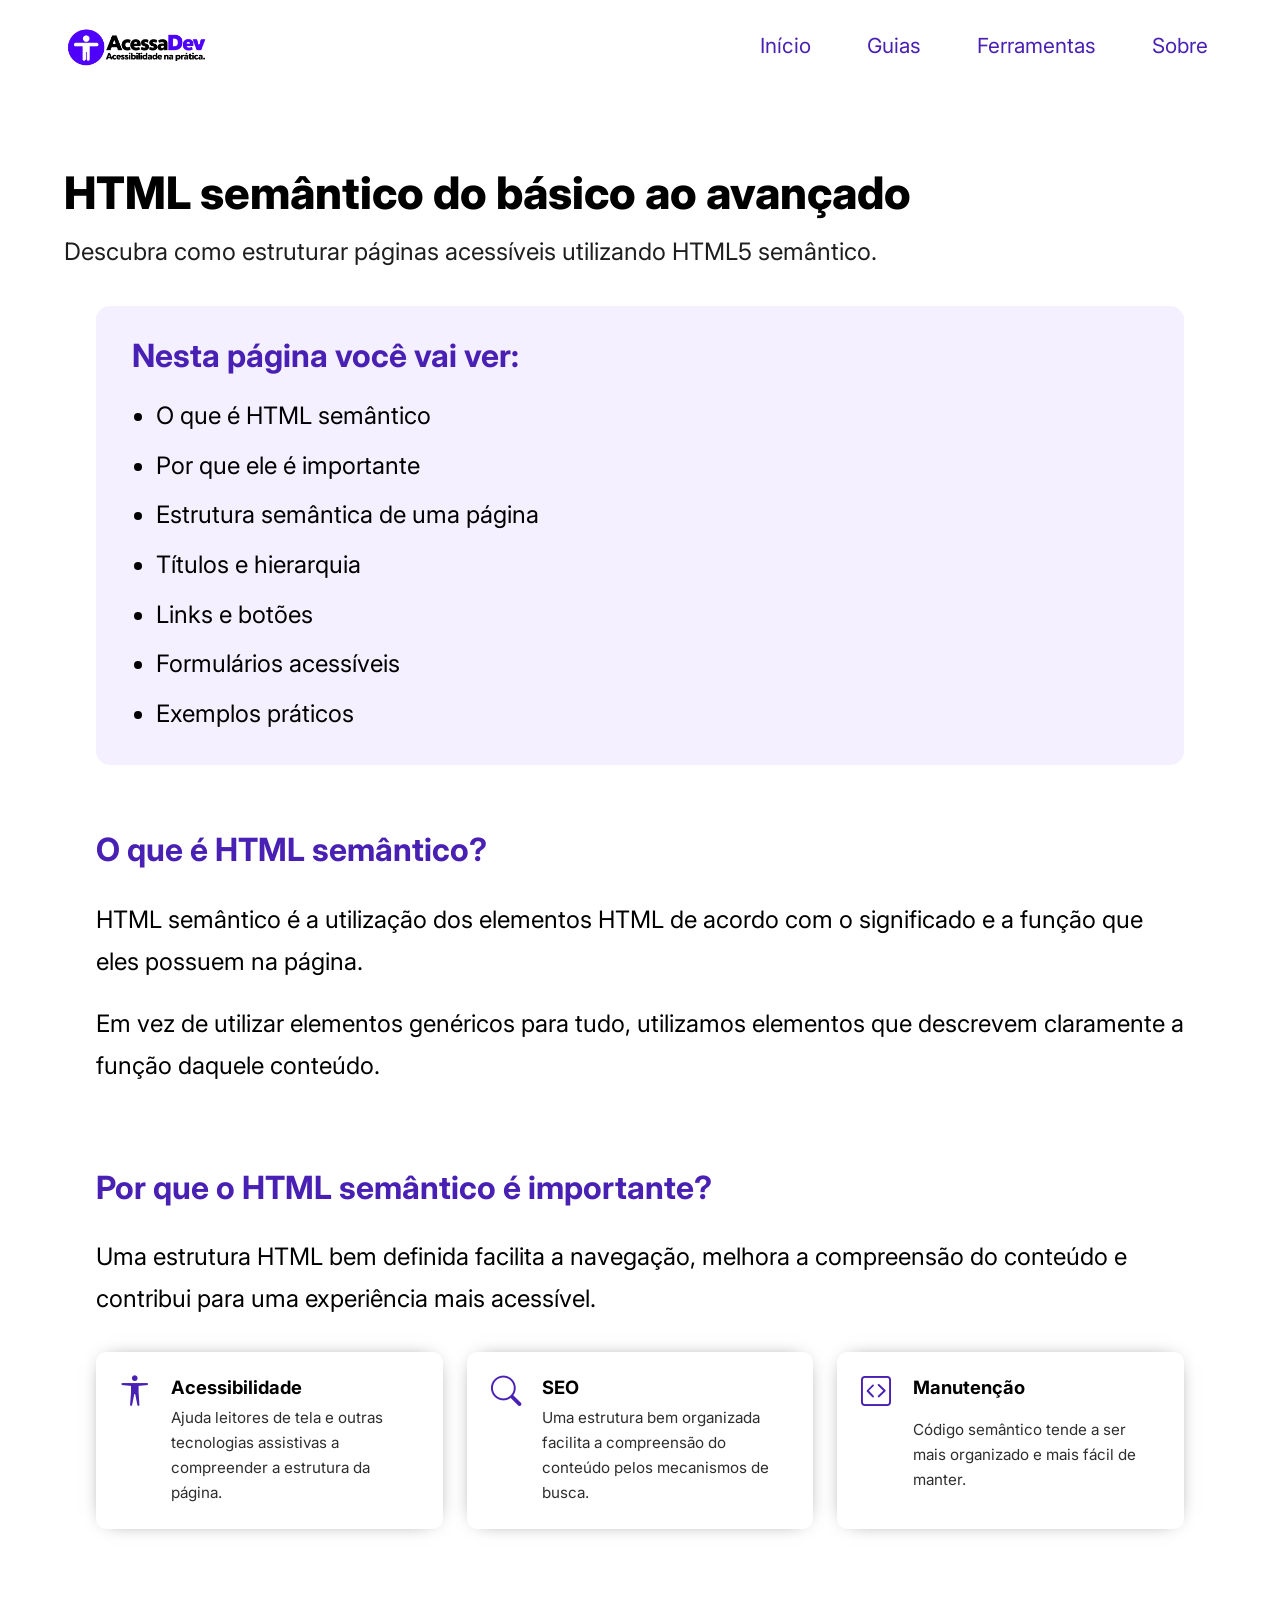
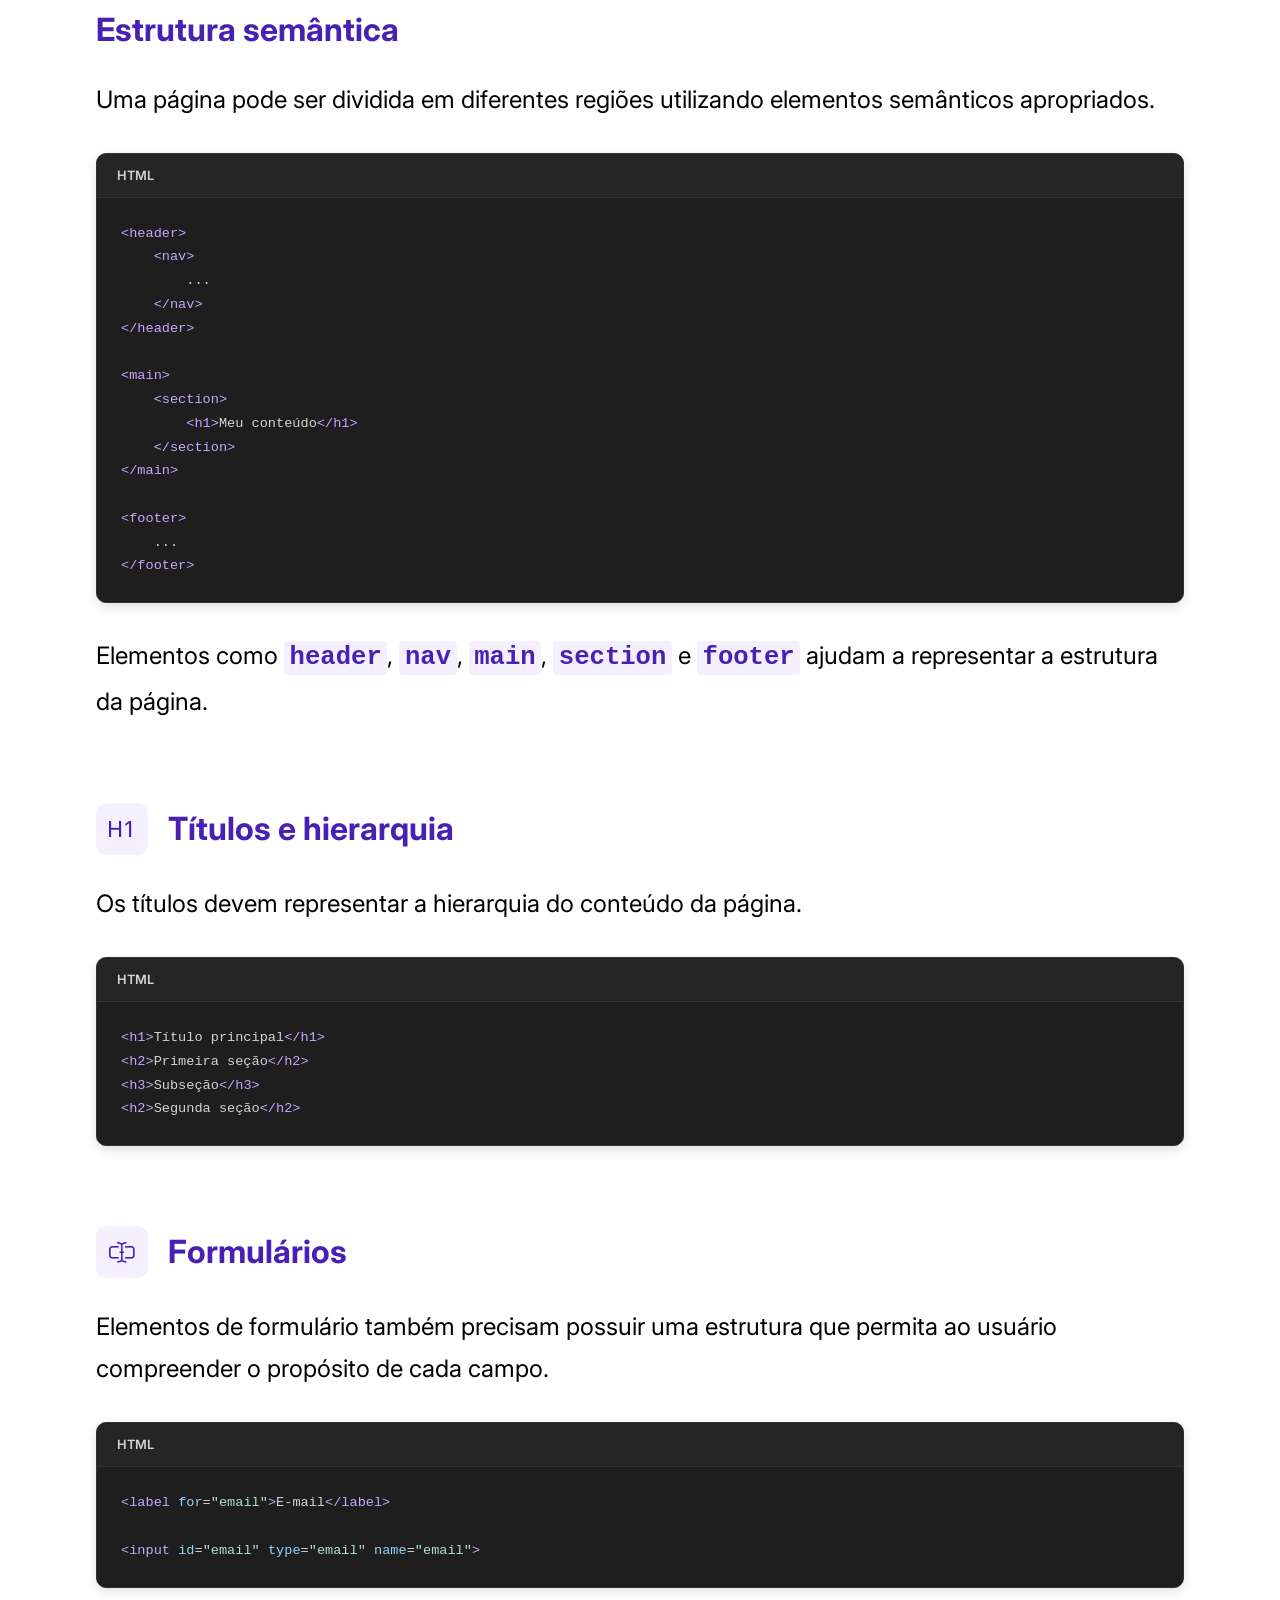
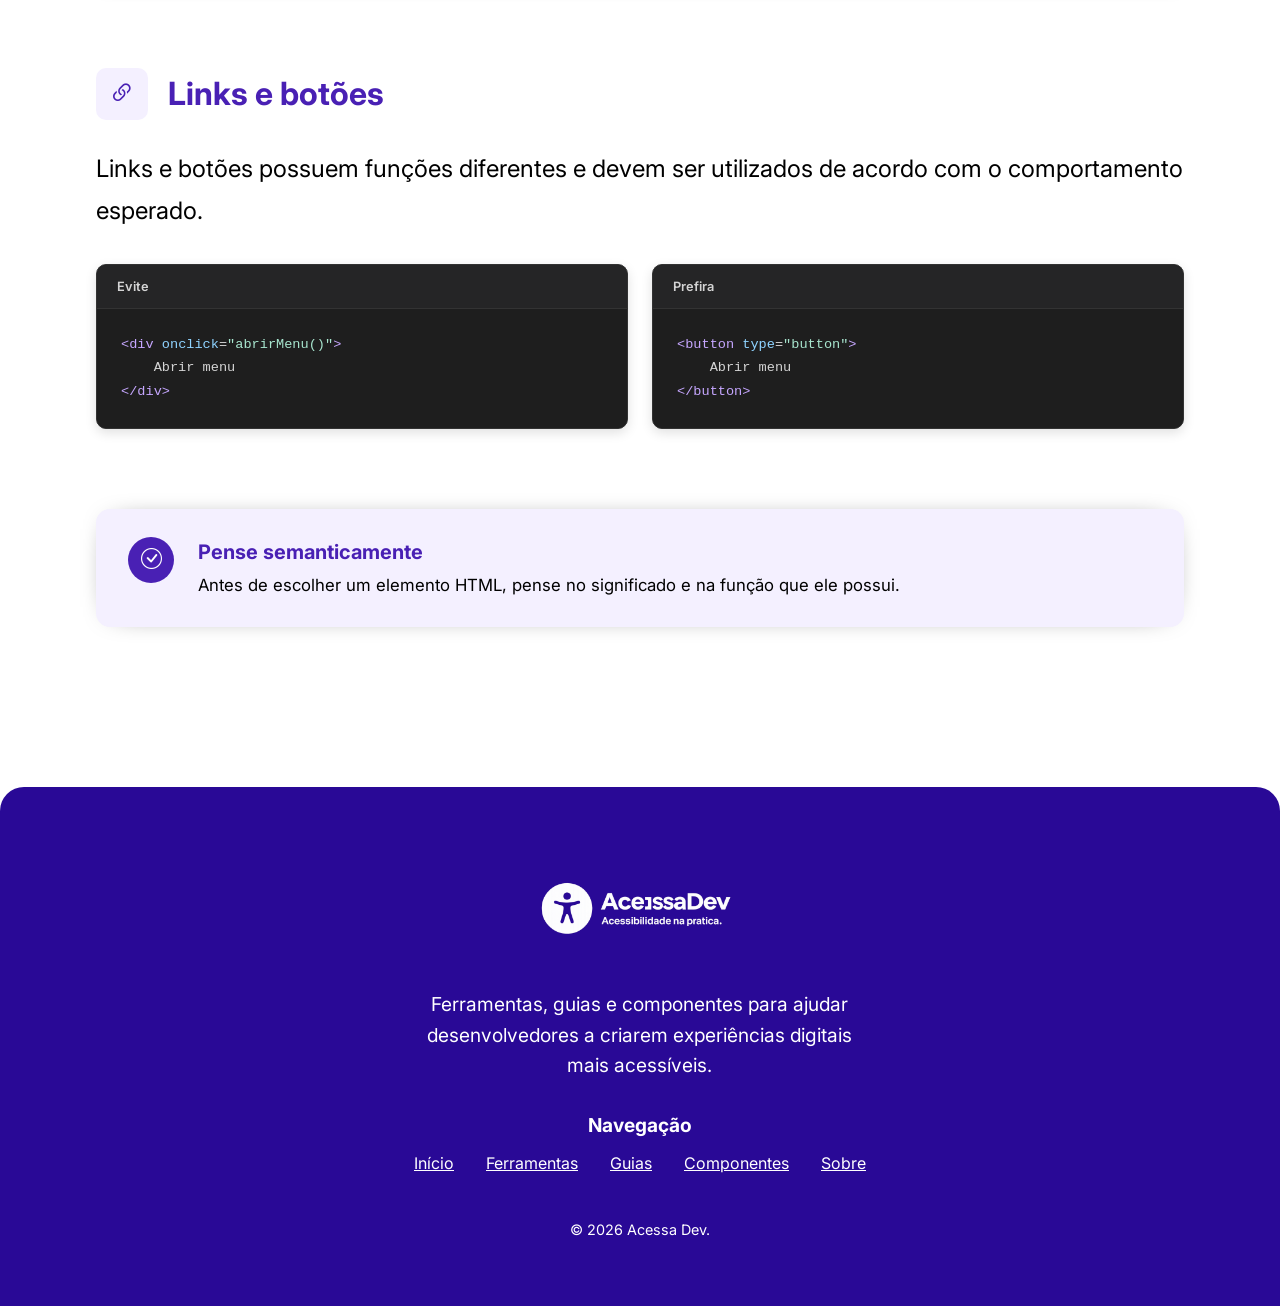
<file: Semantica.html>
<!DOCTYPE html>
<html lang="pt-BR">

<head>

    <meta charset="UTF-8">
    <meta name="viewport" content="width=device-width, initial-scale=1.0">

    <link rel="preconnect" href="https://fonts.googleapis.com">
    <link rel="preconnect" href="https://fonts.gstatic.com" crossorigin>

    <link href="https://fonts.googleapis.com/css2?family=Inter:wght@300;400;500;600;700&display=swap" rel="stylesheet">

    <link rel="stylesheet" href="https://cdn.jsdelivr.net/npm/bootstrap-icons@1.11.3/font/bootstrap-icons.min.css">

    <link rel="stylesheet" href="./Semantica.css">

    <title>HTML semântico | Acessa Dev</title>

</head>

<body>

    <header>

        <a href="./index.html" class="logo">
            <img src="./IMG/logo.png" alt="Logo do Acessa Dev">
        </a>

        <nav class="navbar" aria-label="Navegação principal">

            <button
                class="menu-toggle"
                id="menu-toggle"
                aria-expanded="false"
                aria-controls="nav-list"
                aria-label="Abrir menu">

                <span class="bar" aria-hidden="true"></span>
                <span class="bar" aria-hidden="true"></span>
                <span class="bar" aria-hidden="true"></span>

            </button>

            <ul class="nav-list" id="nav-list">

                <li>
                    <a href="./index.html">
                        Início
                    </a>
                </li>

                <li>
                    <a href="./Guias.html">
                        Guias
                    </a>
                </li>

                <li>
                    <a href="./ferramentas.html">
                        Ferramentas
                    </a>
                </li>

                <li>
                    <a href="#sobre">
                        Sobre
                    </a>
                </li>

            </ul>

        </nav>

    </header>


    <main class="semantic-guide-page">

        <article class="semantic-guide-content">

            <header class="semantic-guide-header">

                <h1>
                    HTML semântico do básico ao avançado
                </h1>

                <p class="semantic-guide-introduction">
                    Descubra como estruturar páginas acessíveis utilizando HTML5 semântico.
                </p>

            </header>


            <aside class="semantic-guide-summary" aria-labelledby="semantic-summary-title">

                <h2 id="semantic-summary-title">
                    Nesta página você vai ver:
                </h2>

                <ul>

                    <li>
                        O que é HTML semântico
                    </li>

                    <li>
                        Por que ele é importante
                    </li>

                    <li>
                        Estrutura semântica de uma página
                    </li>

                    <li>
                        Títulos e hierarquia
                    </li>

                    <li>
                        Links e botões
                    </li>

                    <li>
                        Formulários acessíveis
                    </li>

                    <li>
                        Exemplos práticos
                    </li>

                </ul>

            </aside>


            <section class="semantic-guide-section" aria-labelledby="semantic-o-que-e">

                <div class="semantic-guide-section-heading">

                    <h2 id="semantic-o-que-e">
                        O que é HTML semântico?
                    </h2>

                </div>

                <p>
                    HTML semântico é a utilização dos elementos HTML de acordo com o significado e a função que eles possuem na página.
                </p>

                <p>
                    Em vez de utilizar elementos genéricos para tudo, utilizamos elementos que descrevem claramente a função daquele conteúdo.
                </p>

            </section>


            <section class="semantic-guide-section" aria-labelledby="semantic-importancia">

                <div class="semantic-guide-section-heading">

                    <h2 id="semantic-importancia">
                        Por que o HTML semântico é importante?
                    </h2>

                </div>

                <p>
                    Uma estrutura HTML bem definida facilita a navegação, melhora a compreensão do conteúdo e contribui para uma experiência mais acessível.
                </p>

                <div class="semantic-guide-benefits">

                    <article class="semantic-guide-benefit-card">

                        <i class="bi bi-universal-access" aria-hidden="true"></i>

                        <h3>
                            Acessibilidade
                        </h3>

                        <p>
                            Ajuda leitores de tela e outras tecnologias assistivas a compreender a estrutura da página.
                        </p>

                    </article>


                    <article class="semantic-guide-benefit-card">

                        <i class="bi bi-search" aria-hidden="true"></i>

                        <h3>
                            SEO
                        </h3>

                        <p>
                            Uma estrutura bem organizada facilita a compreensão do conteúdo pelos mecanismos de busca.
                        </p>

                    </article>


                    <article class="semantic-guide-benefit-card">

                        <i class="bi bi-code-square" aria-hidden="true"></i>

                        <h3>
                            Manutenção
                        </h3>

                        <p>
                            Código semântico tende a ser mais organizado e mais fácil de manter.
                        </p>

                    </article>

                </div>

            </section>


            <section class="semantic-guide-section" aria-labelledby="semantic-estrutura">

                <div class="semantic-guide-section-heading">

                    <h2 id="semantic-estrutura">
                        Estrutura semântica
                    </h2>

                </div>

                <p>
                    Uma página pode ser dividida em diferentes regiões utilizando elementos semânticos apropriados.
                </p>


                <figure class="semantic-guide-code">

                    <figcaption class="semantic-guide-code-header">
                        <span>
                            HTML
                        </span>
                    </figcaption>

                    <pre><code><span class="code-tag">&lt;header&gt;</span>
    <span class="code-tag">&lt;nav&gt;</span>
        ...
    <span class="code-tag">&lt;/nav&gt;</span>
<span class="code-tag">&lt;/header&gt;</span>

<span class="code-tag">&lt;main&gt;</span>
    <span class="code-tag">&lt;section&gt;</span>
        <span class="code-tag">&lt;h1&gt;</span>Meu conteúdo<span class="code-tag">&lt;/h1&gt;</span>
    <span class="code-tag">&lt;/section&gt;</span>
<span class="code-tag">&lt;/main&gt;</span>

<span class="code-tag">&lt;footer&gt;</span>
    ...
<span class="code-tag">&lt;/footer&gt;</span></code></pre>

                </figure>
                <p>
                    Elementos como <code>header</code>, <code>nav</code>, <code>main</code>, <code>section</code> e <code>footer</code> ajudam a representar a estrutura da página.
                </p>

            </section>


            <section class="semantic-guide-section" aria-labelledby="semantic-titulos">

                <div class="semantic-guide-section-heading">

                    <div class="semantic-guide-section-icon" aria-hidden="true">
                        <i class="bi bi-type-h1"></i>
                    </div>

                    <h2 id="semantic-titulos">
                        Títulos e hierarquia
                    </h2>

                </div>

                <p>
                    Os títulos devem representar a hierarquia do conteúdo da página.
                </p>


                <figure class="semantic-guide-code">

                    <figcaption class="semantic-guide-code-header">
                        <span>
                            HTML
                        </span>
                    </figcaption>

                    <pre><code><span class="code-tag">&lt;h1&gt;</span>Título principal<span class="code-tag">&lt;/h1&gt;</span>
<span class="code-tag">&lt;h2&gt;</span>Primeira seção<span class="code-tag">&lt;/h2&gt;</span>
<span class="code-tag">&lt;h3&gt;</span>Subseção<span class="code-tag">&lt;/h3&gt;</span>
<span class="code-tag">&lt;h2&gt;</span>Segunda seção<span class="code-tag">&lt;/h2&gt;</span></code></pre>

                </figure>

            </section>


            <section class="semantic-guide-section" aria-labelledby="semantic-formularios">

                <div class="semantic-guide-section-heading">

                    <div class="semantic-guide-section-icon" aria-hidden="true">
                        <i class="bi bi-input-cursor-text"></i>
                    </div>

                    <h2 id="semantic-formularios">
                        Formulários
                    </h2>

                </div>

                <p>
                    Elementos de formulário também precisam possuir uma estrutura que permita ao usuário compreender o propósito de cada campo.
                </p>


                <figure class="semantic-guide-code">

                    <figcaption class="semantic-guide-code-header">
                        <span>
                            HTML
                        </span>
                    </figcaption>

                    <pre><code><span class="code-tag">&lt;label</span> <span class="code-attribute">for</span>=<span class="code-value">"email"</span><span class="code-tag">&gt;</span>E-mail<span class="code-tag">&lt;/label&gt;</span>

<span class="code-tag">&lt;input</span> <span class="code-attribute">id</span>=<span class="code-value">"email"</span> <span class="code-attribute">type</span>=<span class="code-value">"email"</span> <span class="code-attribute">name</span>=<span class="code-value">"email"</span><span class="code-tag">&gt;</span></code></pre>

                </figure>

            </section>


            <section class="semantic-guide-section" aria-labelledby="semantic-links">

                <div class="semantic-guide-section-heading">

                    <div class="semantic-guide-section-icon" aria-hidden="true">
                        <i class="bi bi-link-45deg"></i>
                    </div>

                    <h2 id="semantic-links">
                        Links e botões
                    </h2>

                </div>

                <p>
                    Links e botões possuem funções diferentes e devem ser utilizados de acordo com o comportamento esperado.
                </p>


                <div class="semantic-guide-code-comparison">

                    <figure class="semantic-guide-code">

                        <figcaption class="semantic-guide-code-header">
                            <span>
                                Evite
                            </span>
                        </figcaption>

                        <pre><code><span class="code-tag">&lt;div</span> <span class="code-attribute">onclick</span>=<span class="code-value">"abrirMenu()"</span><span class="code-tag">&gt;</span>
    Abrir menu
<span class="code-tag">&lt;/div&gt;</span></code></pre>

                    </figure>


                    <figure class="semantic-guide-code">

                        <figcaption class="semantic-guide-code-header">
                            <span>
                                Prefira
                            </span>
                        </figcaption>

                        <pre><code><span class="code-tag">&lt;button</span> <span class="code-attribute">type</span>=<span class="code-value">"button"</span><span class="code-tag">&gt;</span>
    Abrir menu
<span class="code-tag">&lt;/button&gt;</span></code></pre>

                    </figure>

                </div>

            </section>


            <aside class="semantic-guide-highlight">

                <i class="bi bi-check-circle" aria-hidden="true"></i>

                <div>

                    <strong>
                        Pense semanticamente
                    </strong>

                    <p>
                        Antes de escolher um elemento HTML, pense no significado e na função que ele possui.
                    </p>

                </div>

            </aside>

        </article>

    </main>


    <footer class="footer" id="sobre">

        <div class="footer-logo">

            <img src="./IMG/logo-branco.png" alt="Acessa Dev">

        </div>


        <div class="footer-descricao">

            <p>
                Ferramentas, guias e componentes para ajudar desenvolvedores a criarem experiências digitais mais acessíveis.
            </p>

        </div>


        <nav class="footer-nav" aria-label="Links do rodapé">

            <h3>
                Navegação
            </h3>

            <ul>

                <li>
                    <a href="./index.html">
                        Início
                    </a>
                </li>

                <li>
                    <a href="./ferramentas.html">
                        Ferramentas
                    </a>
                </li>

                <li>
                    <a href="./Guias.html">
                        Guias
                    </a>
                </li>

                <li>
                    <a href="#">
                        Componentes
                    </a>
                </li>

                <li>
                    <a href="#sobre">
                        Sobre
                    </a>
                </li>

            </ul>

        </nav>


        <div class="footer-copy">

            <p>
                © 2026 Acessa Dev.
            </p>

        </div>

    </footer>


    <script src="./script.js"></script>

</body>

</html>
</file>
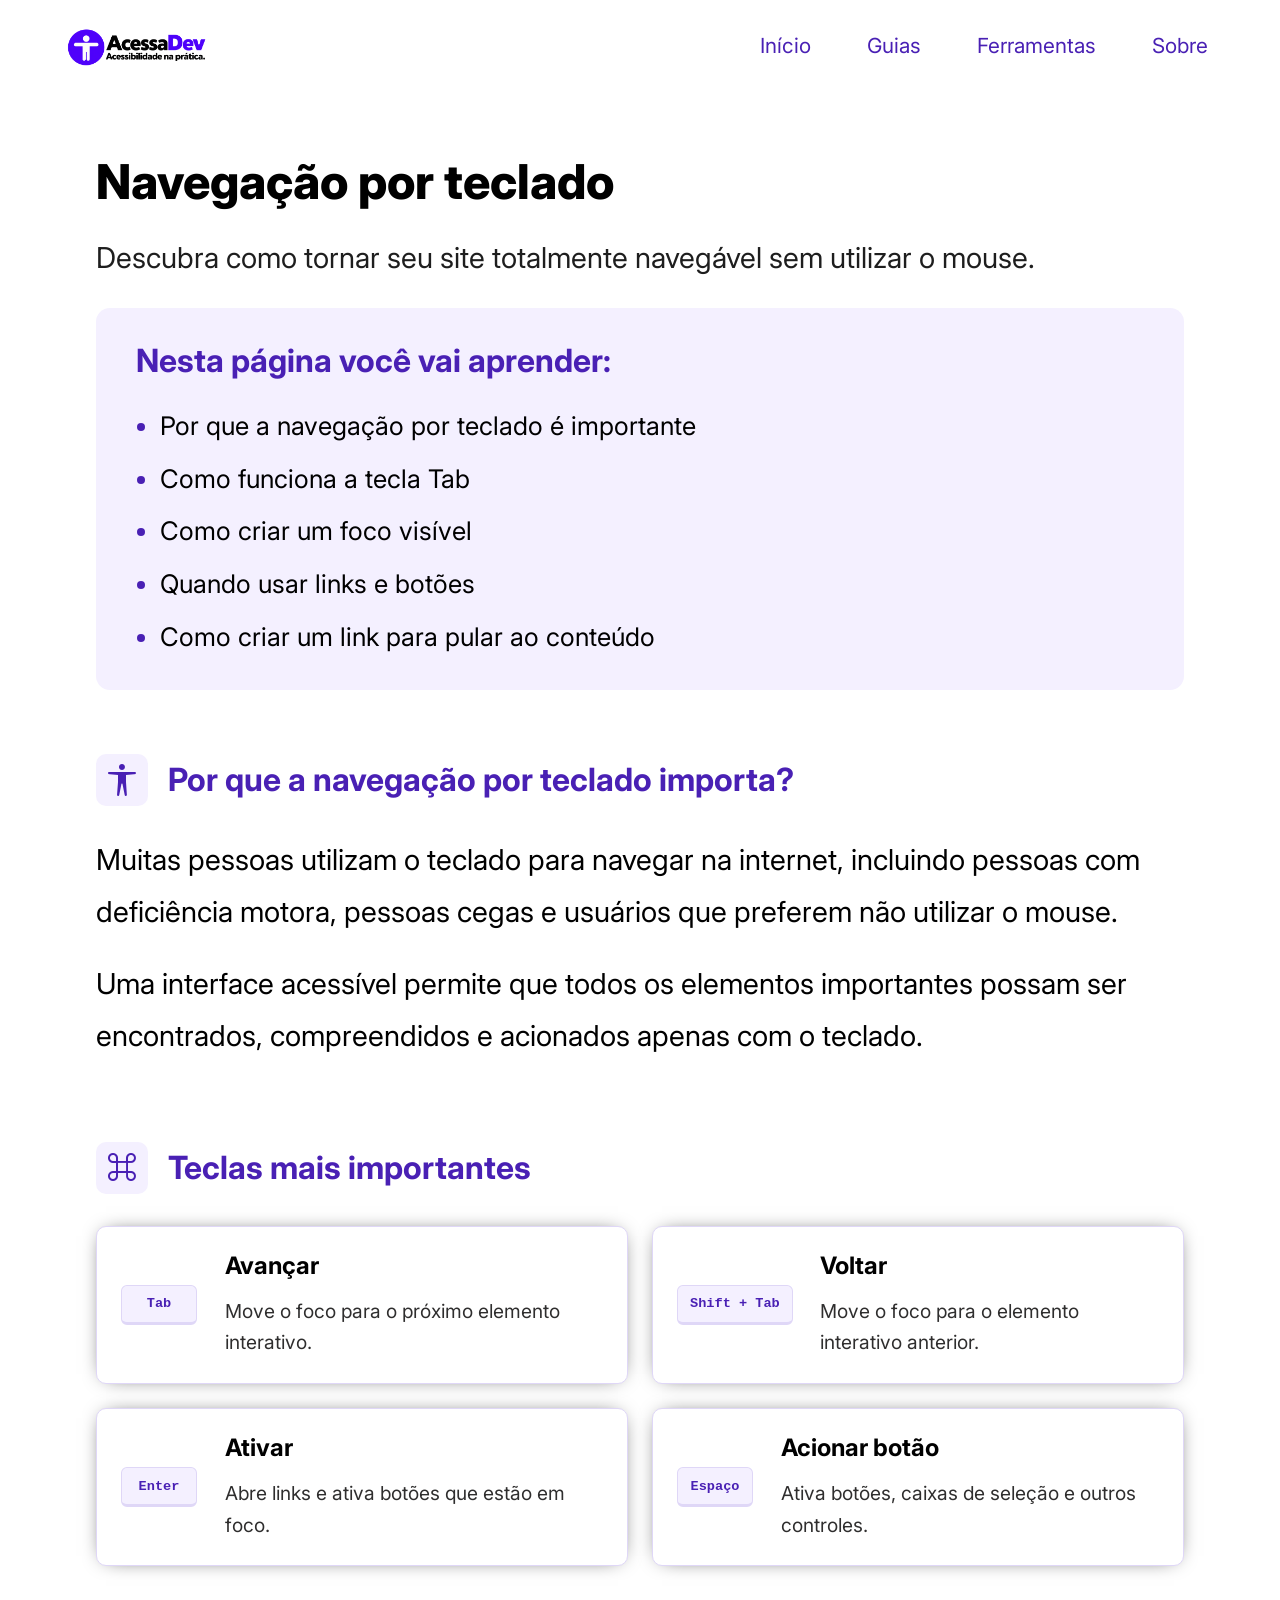
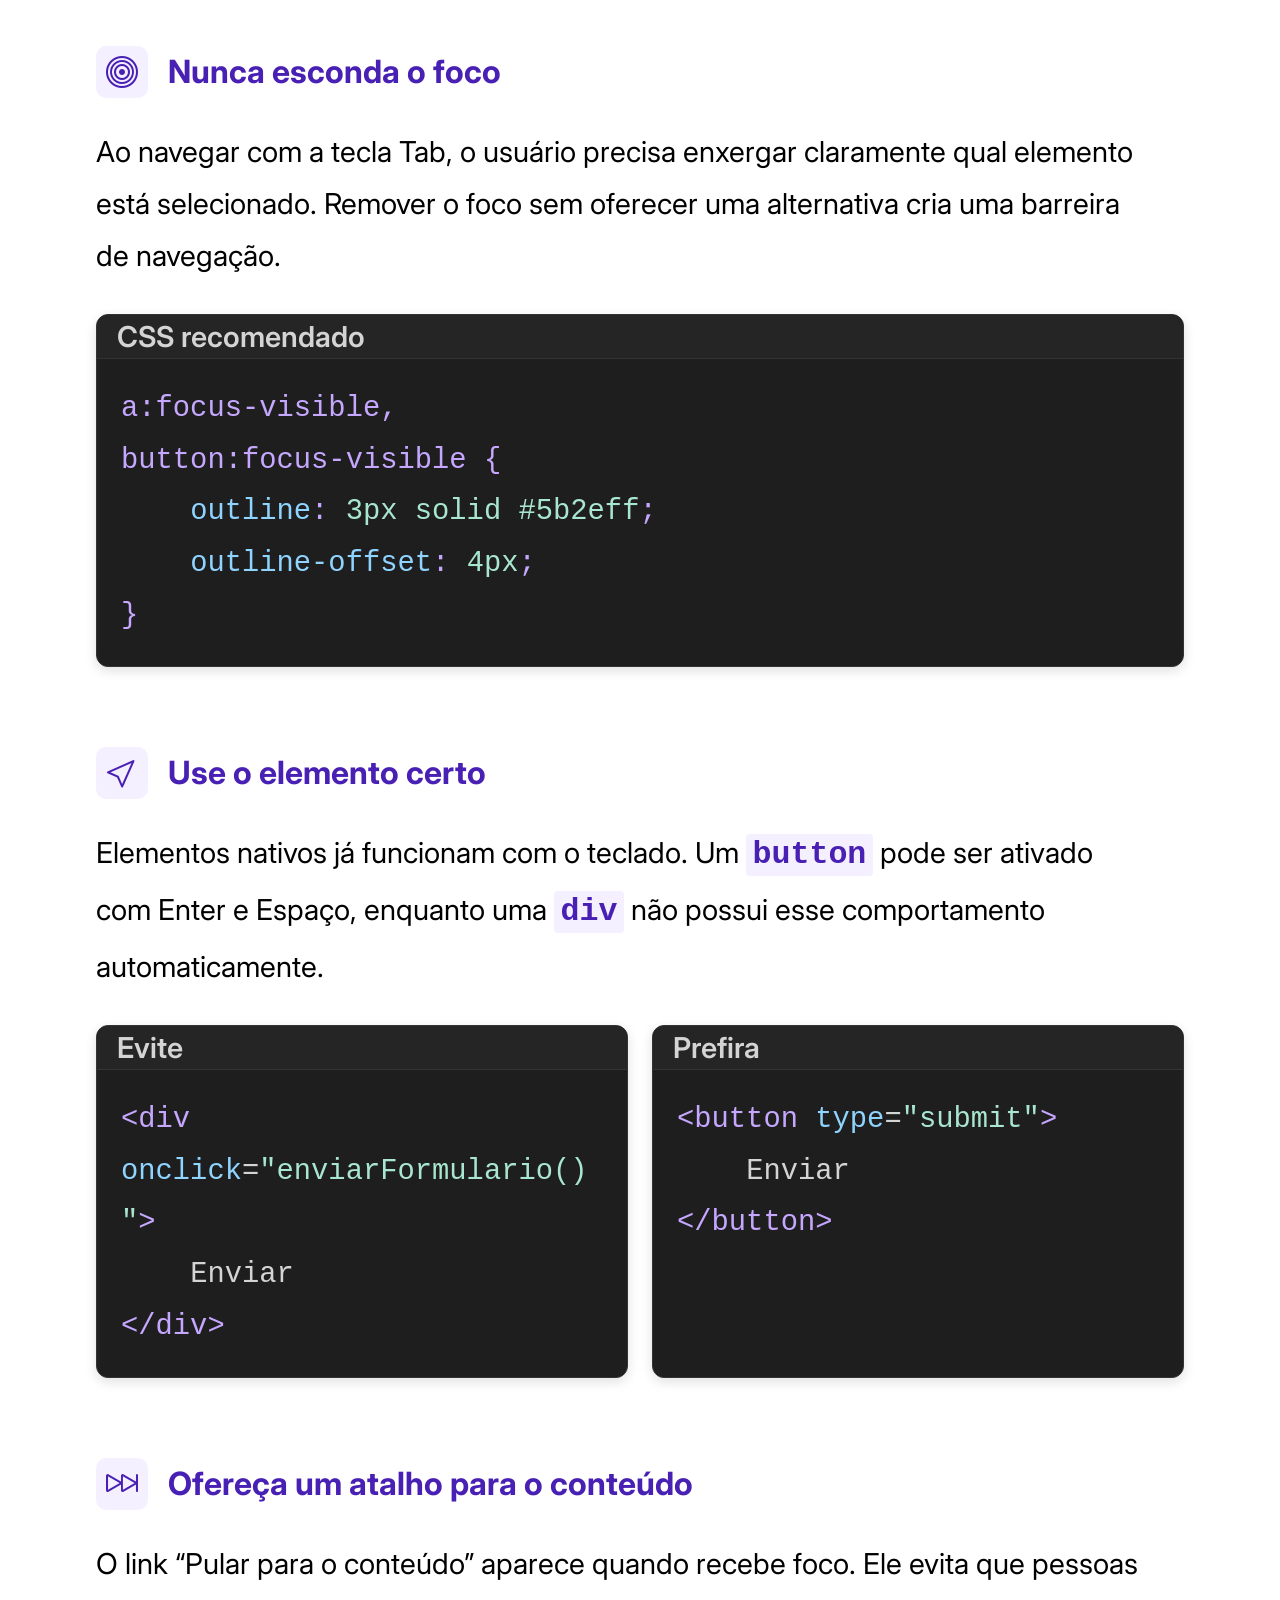
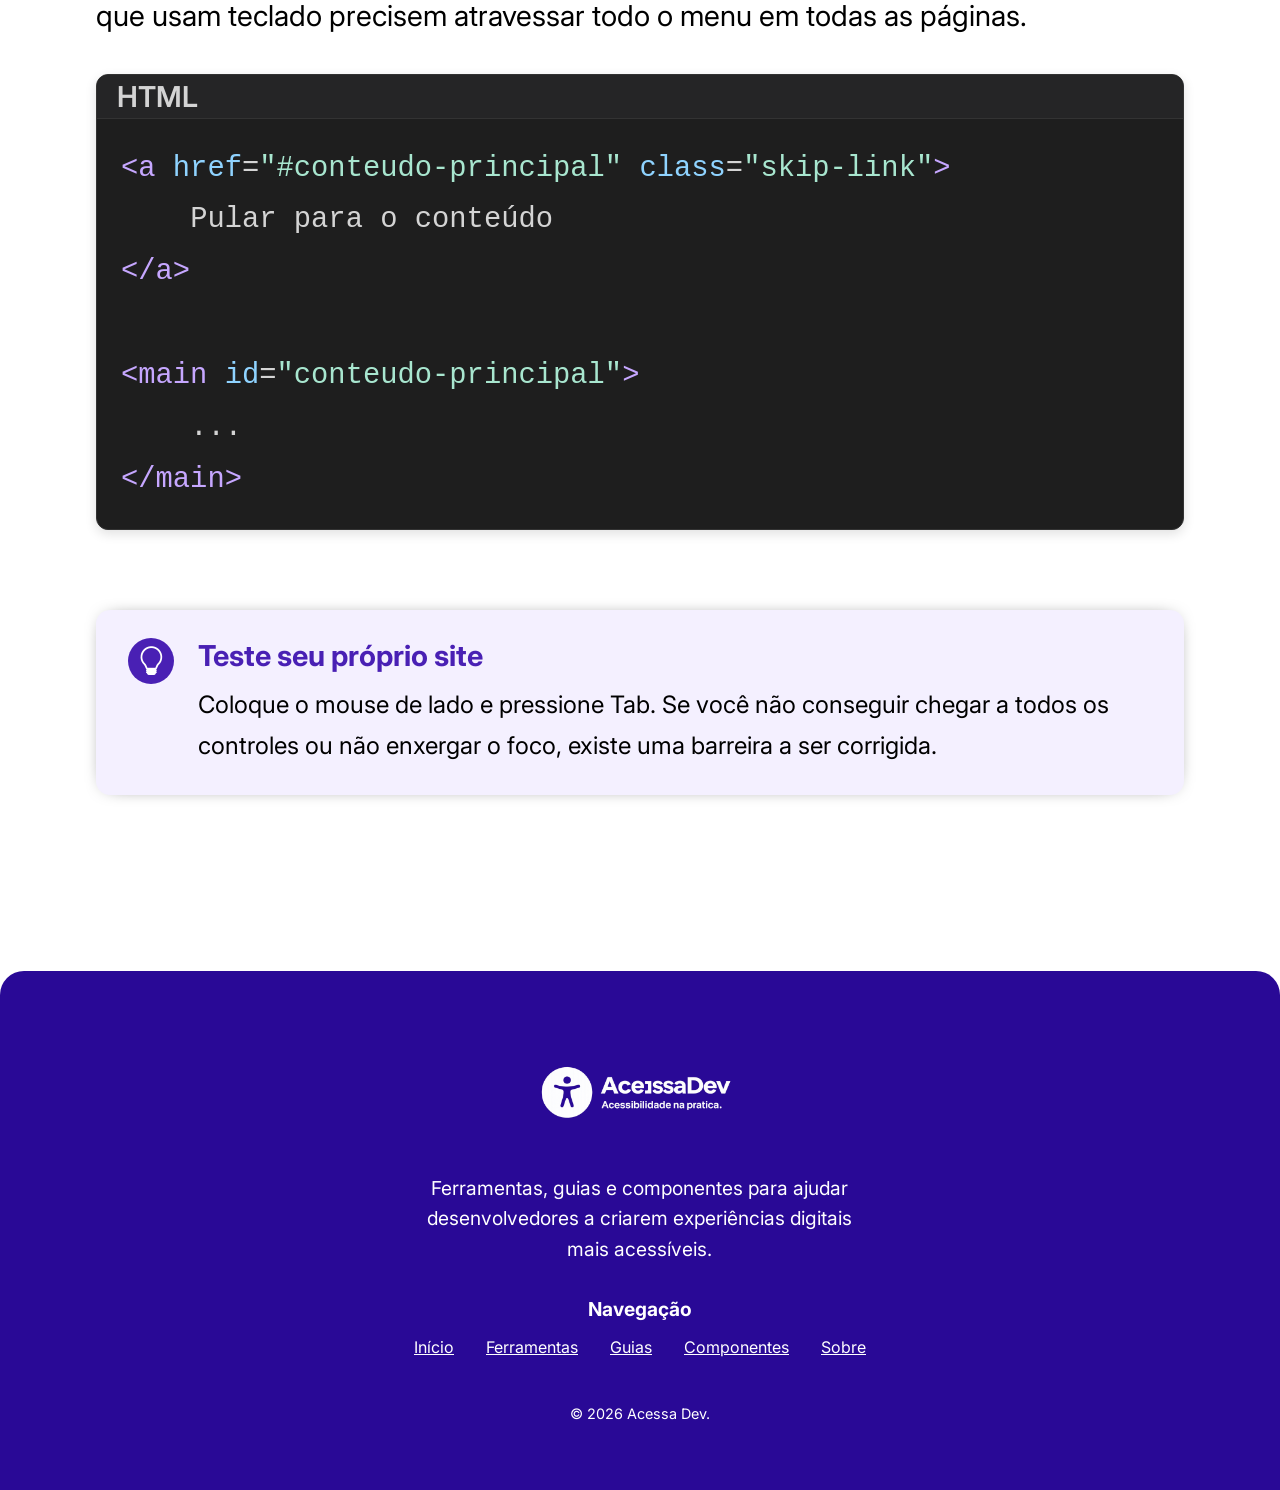
<file: Teclado.html>
<!DOCTYPE html>
<html lang="pt-BR">
<head>
    <meta charset="UTF-8">
    <meta name="viewport" content="width=device-width, initial-scale=1.0">

    <link rel="preconnect" href="https://fonts.googleapis.com">
    <link rel="preconnect" href="https://fonts.gstatic.com" crossorigin>
    <link href="https://fonts.googleapis.com/css2?family=Nunito:ital,wght@0,200..1000;1,200..1000&family=Poppins:ital,wght@0,100;0,200;0,300;0,400;0,500;0,600;0,700;0,800;0,900;1,100;1,200;1,300;1,400;1,500;1,600;1,700;1,800;1,900&display=swap" rel="stylesheet">

    <link rel="stylesheet" href="https://cdn.jsdelivr.net/npm/bootstrap-icons@1.11.3/font/bootstrap-icons.min.css">
    <link rel="stylesheet" href="https://cdnjs.cloudflare.com/ajax/libs/font-awesome/6.5.0/css/all.min.css">
    <link rel="stylesheet" href="./Teclado.css">

    <title>Navegação por teclado | Acessa Dev</title>
</head>

<body>

    <a href="#conteudo-principal" class="skip-link">Pular para o conteúdo</a>

    <header>
        <a href="./index.html" class="logo">
            <img src="./IMG/logo.png" alt="Logo do Acessa Dev">
        </a>

        <nav class="navbar" aria-label="Navegação principal">
            <button class="menu-toggle" id="menu-toggle" aria-expanded="false" aria-controls="nav-list" aria-label="Abrir menu">
                <span class="bar" aria-hidden="true"></span>
                <span class="bar" aria-hidden="true"></span>
                <span class="bar" aria-hidden="true"></span>
            </button>

            <ul class="nav-list" id="nav-list">
                <li><a href="./index.html">Início</a></li>
                <li><a href="./Guias.html">Guias</a></li>
                <li><a href="./ferramentas.html">Ferramentas</a></li>
                <li><a href="#sobre">Sobre</a></li>
            </ul>
        </nav>
    </header>

    <main class="keyboard-guide-page" id="conteudo-principal">
        <article class="keyboard-guide-content">

            <header class="keyboard-guide-header">

                <h1>Navegação por teclado</h1>

                <p class="keyboard-guide-introduction">Descubra como tornar seu site totalmente navegável sem utilizar o mouse.</p>

            </header>

            <aside class="keyboard-guide-summary" aria-labelledby="keyboard-summary-title">
                <h2 id="keyboard-summary-title">Nesta página você vai aprender:</h2>

                <ul>
                    <li>Por que a navegação por teclado é importante</li>
                    <li>Como funciona a tecla Tab</li>
                    <li>Como criar um foco visível</li>
                    <li>Quando usar links e botões</li>
                    <li>Como criar um link para pular ao conteúdo</li>
                </ul>
            </aside>

            <section class="keyboard-guide-section" aria-labelledby="keyboard-importancia">
                <div class="keyboard-guide-section-heading">
                    <div class="keyboard-guide-section-icon" aria-hidden="true">
                        <i class="bi bi-universal-access"></i>
                    </div>

                    <h2 id="keyboard-importancia">Por que a navegação por teclado importa?</h2>
                </div>

                <p>Muitas pessoas utilizam o teclado para navegar na internet, incluindo pessoas com deficiência motora, pessoas cegas e usuários que preferem não utilizar o mouse.</p>

                <p>Uma interface acessível permite que todos os elementos importantes possam ser encontrados, compreendidos e acionados apenas com o teclado.</p>
            </section>

            <section class="keyboard-guide-section" aria-labelledby="keyboard-teclas">
                <div class="keyboard-guide-section-heading">
                    <div class="keyboard-guide-section-icon" aria-hidden="true">
                        <i class="bi bi-command"></i>
                    </div>

                    <h2 id="keyboard-teclas">Teclas mais importantes</h2>
                </div>

                <div class="keyboard-guide-keys">
                    <article class="keyboard-guide-key-card">
                        <kbd>Tab</kbd>

                        <div>
                            <h3>Avançar</h3>
                            <p>Move o foco para o próximo elemento interativo.</p>
                        </div>
                    </article>

                    <article class="keyboard-guide-key-card">
                        <kbd>Shift + Tab</kbd>

                        <div>
                            <h3>Voltar</h3>
                            <p>Move o foco para o elemento interativo anterior.</p>
                        </div>
                    </article>

                    <article class="keyboard-guide-key-card">
                        <kbd>Enter</kbd>

                        <div>
                            <h3>Ativar</h3>
                            <p>Abre links e ativa botões que estão em foco.</p>
                        </div>
                    </article>

                    <article class="keyboard-guide-key-card">
                        <kbd>Espaço</kbd>

                        <div>
                            <h3>Acionar botão</h3>
                            <p>Ativa botões, caixas de seleção e outros controles.</p>
                        </div>
                    </article>
                </div>
            </section>

            <section class="keyboard-guide-section" aria-labelledby="keyboard-foco">
                <div class="keyboard-guide-section-heading">
                    <div class="keyboard-guide-section-icon" aria-hidden="true">
                        <i class="bi bi-bullseye"></i>
                    </div>

                    <h2 id="keyboard-foco">Nunca esconda o foco</h2>
                </div>

                <p>Ao navegar com a tecla Tab, o usuário precisa enxergar claramente qual elemento está selecionado. Remover o foco sem oferecer uma alternativa cria uma barreira de navegação.</p>

                <figure class="keyboard-guide-code">
                    <figcaption class="keyboard-guide-code-header">
                        <span>CSS recomendado</span>
                    </figcaption>

                    <pre><code><span class="code-tag">a</span><span class="code-tag">:focus-visible</span><span class="code-tag">,</span>
<span class="code-tag">button</span><span class="code-tag">:focus-visible</span> <span class="code-tag">{</span>
    <span class="code-attribute">outline</span><span class="code-tag">:</span> <span class="code-value">3px solid #5b2eff</span><span class="code-tag">;</span>
    <span class="code-attribute">outline-offset</span><span class="code-tag">:</span> <span class="code-value">4px</span><span class="code-tag">;</span>
<span class="code-tag">}</span></code></pre>
                </figure>
            </section>

            <section class="keyboard-guide-section" aria-labelledby="keyboard-botoes">
                <div class="keyboard-guide-section-heading">
                    <div class="keyboard-guide-section-icon" aria-hidden="true">
                        <i class="bi bi-cursor"></i>
                    </div>

                    <h2 id="keyboard-botoes">Use o elemento certo</h2>
                </div>

                <p>Elementos nativos já funcionam com o teclado. Um <code>button</code> pode ser ativado com Enter e Espaço, enquanto uma <code>div</code> não possui esse comportamento automaticamente.</p>

                <div class="keyboard-guide-code-comparison">

                    <figure class="keyboard-guide-code">
                        <figcaption class="keyboard-guide-code-header">
                            <span>Evite</span>
                        </figcaption>

                        <pre><code><span class="code-tag">&lt;div</span> <span class="code-attribute">onclick</span>=<span class="code-value">"enviarFormulario()"</span><span class="code-tag">&gt;</span>
    Enviar
<span class="code-tag">&lt;/div&gt;</span></code></pre>
                    </figure>

                    <figure class="keyboard-guide-code">
                        <figcaption class="keyboard-guide-code-header">
                            <span>Prefira</span>
                        </figcaption>

                        <pre><code><span class="code-tag">&lt;button</span> <span class="code-attribute">type</span>=<span class="code-value">"submit"</span><span class="code-tag">&gt;</span>
    Enviar
<span class="code-tag">&lt;/button&gt;</span></code></pre>
                    </figure>

                </div>
            </section>

            <section class="keyboard-guide-section" aria-labelledby="keyboard-pular">
                <div class="keyboard-guide-section-heading">
                    <div class="keyboard-guide-section-icon" aria-hidden="true">
                        <i class="bi bi-skip-forward"></i>
                    </div>

                    <h2 id="keyboard-pular">Ofereça um atalho para o conteúdo</h2>
                </div>

                <p>O link “Pular para o conteúdo” aparece quando recebe foco. Ele evita que pessoas que usam teclado precisem atravessar todo o menu em todas as páginas.</p>

                <figure class="keyboard-guide-code">
                    <figcaption class="keyboard-guide-code-header">
                        <span>HTML</span>
                    </figcaption>

                    <pre><code><span class="code-tag">&lt;a</span> <span class="code-attribute">href</span>=<span class="code-value">"#conteudo-principal"</span> <span class="code-attribute">class</span>=<span class="code-value">"skip-link"</span><span class="code-tag">&gt;</span>
    Pular para o conteúdo
<span class="code-tag">&lt;/a&gt;</span>

<span class="code-tag">&lt;main</span> <span class="code-attribute">id</span>=<span class="code-value">"conteudo-principal"</span><span class="code-tag">&gt;</span>
    ...
<span class="code-tag">&lt;/main&gt;</span></code></pre>
                </figure>
            </section>

            <aside class="keyboard-guide-highlight">
                <i class="bi bi-lightbulb" aria-hidden="true"></i>

                <div>
                    <strong>Teste seu próprio site</strong>

                    <p>Coloque o mouse de lado e pressione Tab. Se você não conseguir chegar a todos os controles ou não enxergar o foco, existe uma barreira a ser corrigida.</p>
                </div>
            </aside>

        </article>
    </main>

    <footer class="footer" id="sobre">

        <div class="footer-logo">
            <img src="./IMG/logo-branco.png" alt="Acessa Dev">
        </div>

        <div class="footer-descricao">
            <p>Ferramentas, guias e componentes para ajudar desenvolvedores a criarem experiências digitais mais acessíveis.</p>
        </div>

        <nav class="footer-nav" aria-label="Links do rodapé">
            <h3>Navegação</h3>

            <ul>
                <li><a href="./index.html">Início</a></li>
                <li><a href="./ferramentas.html">Ferramentas</a></li>
                <li><a href="./Guias.html">Guias</a></li>
                <li><a href="./index.html#componentes">Componentes</a></li>
                <li><a href="#sobre">Sobre</a></li>
            </ul>
        </nav>

        <div class="footer-copy">
            <p>© 2026 Acessa Dev.</p>
        </div>

    </footer>

    <script src="./script.js"></script>

</body>
</html>
</file>
<file: style.css>
:root {

    --background: #ffff;
    --botoes: #4920B4;
    --texto: #000;
    --text-secundário: #2f2e2e00;
     --roxo-claro: #f4f0ff;
    --roxo-destaque: #dfd7f7;
}

@import url('https://fonts.googleapis.com/css2?family=Inter:wght@300;400;500;600;700&display=swap');

* {
    margin: 0;
    padding: 0;
    box-sizing: border-box;
    -webkit-tap-highlight-color: transparent;
}

html {
    scroll-behavior: smooth;
}

body{
    background-color: var(--background);
    font-family: "Inter", sans-serif;
}

.logo img{
    width: 35%;
    height: auto;
    display: block;
    position: fixed;
    top: 30px;
    left: 10px;
    z-index: 5;
}

.navbar{
    display: flex;
    align-items: center;
    justify-content: space-around;
    flex-direction: column;
    position: fixed;
    top: 0;
    width: 100%;
    height: 100px;
    z-index: 4;
    background-color: var(--background)
}

.menu-toggle{
    width: 30px;
    height: 30px;
    border: none;
    background-color: transparent;
    cursor: pointer;
    position: fixed;
    top: 40px;
    right: 30px;
    z-index: 2;
    display: flex;
    flex-direction: column;
    justify-content: center;
    gap: 7px;
}

.menu-toggle::before {
    content: '';
    position: absolute;
    top: -10px;  
    bottom: -10px;
    left: -10px;  
    right: -10px; 
}

.menu-toggle:focus-visible{
    outline:3px solid #5B2EFF;
    outline-offset:6px;
    border-radius:16px;
}

.menu-toggle .bar{
    width: 80%;
    height: 3px;
    position: relative;
    border-radius: 3px;
    transition: all .5s ease-in-out;
    transform-origin: center;
    display: block;
    background-color: var(--botoes);
}

.menu-toggle.active .bar:nth-child(1){
    transform: translateY(9px) rotate(45deg);
}
.menu-toggle.active .bar:nth-child(2){
    opacity: 0;
}
.menu-toggle.active .bar:nth-child(3){
    transform: translateY(-11px) rotate(-45deg);
}

.nav-list{
    position: absolute;
    top: 0;
    right: 0;
    width: 45%;
    height: 70dvh;
    list-style-type: none;
    background-color: var(--background);
    transform: translateX(100%);
    transition: transform 1s ease-in-out;
    z-index: 1;
    box-shadow: 0 0 20px -10px black;
    border-radius: 10px;
}

.nav-list.active{
    transform: translateX(0); 
}

.nav-list li{
    margin: 20px;
    padding-top: 60px;
}

.nav-list a{
    text-decoration: none;
    font-size: 1.3rem;
}

.nav-list a:focus-visible{
     outline:3px solid #5B2EFF;
    outline-offset:6px;
    border-radius:16px;
}

.secao-principal {
    margin-top: 8rem;
    padding: 0 2rem;
}

h1{
    font-size: 2rem;
    line-height: 1.3;
    margin-bottom: 1rem;
}

h1 span{
    color: var(--botoes);
}

.secao-principal p{
    font-size: 1.2rem;
    color: #3c3c3c;
    margin-bottom: 2rem;
    font-weight: 300;
}

.botao-comecar{
    display: inline-flex;
    align-items: center;
    justify-content: center;
    padding: 1rem 2rem;
    gap: .5rem;
    margin: 0 auto;
    background-color: #4920B4;
    height: 60px;
    width: 90%;
    border-radius: 10px;
    text-decoration: none;
    margin-left: 15px;
    color: var(--background);
    font-size: 1.5rem;
    font-weight: 500;
    cursor: pointer;
}

.botao-comecar:focus-visible{
    outline:3px solid #5B2EFF;
    outline-offset:6px;
    border-radius:16px;
}

.img-decorativa img{
    width: 100%;
    height: auto;
}

.acessibilidade{
    padding: 3rem 1.5rem;
}

.acessibilidade h2{
    font-size: 1.8rem;
    text-align: center;
    margin-bottom: 2rem;
    color: var(--botoes);
    margin-top: 2rem;
}

.acessibilidade p{
    font-size: 1rem;
    line-height: 1.5;
}

.container-acessibilidade{
    display: flex;
    flex-direction: column;
    gap: 2rem;
}

.acessibilidade-item{
    display: flex;
    gap: 1.5rem;
}

.acessibilidade-icone{
    width: 70px;
    height: 70px;
    display: flex;
    justify-content: center;
    align-items: center;
}

.acessibilidade-icone i{
    font-size: 2rem;
    color: #4920B4;
    font-weight: bold;
}

.acessibilidade-conteudo h3{
    font-size: 1.3rem;
    margin-bottom: .5rem;
    color: var(--botoes);
}

.recursos{
    padding: 3rem 1rem;
}

.tag{
    display: inline-block;
    margin-bottom: 1rem;
    padding: .45rem .9rem;
    background-color: #f1edfa;
    color: #5B2EFF;
    font-size: 1rem;
    font-weight: 700;
    border-radius: 10px;
    margin-left: 10px;
}

.recursos h2{
    font-size: 2rem;
    line-height: 1.3;
    color: var(--texto);
    margin-bottom: 3rem;
    margin-left: 20px;
}

.recursos-lista{
    display: flex;
    flex-direction: column;
    gap: 1rem;
}

.recurso-card{
    display: flex;
    align-items: center;
    gap: 2rem;
    padding: 1.2rem 1rem;
    text-decoration: none;
    color: #000;
    cursor: pointer;
    box-shadow: 0 0 10px -6px black;
}

.recurso-icone i{
    font-size: 2rem;
    color: var(--botoes);
    font-weight: bold;
}

.recurso-conteudo h3{
    margin-bottom: .45rem;
    font-size: 1.3rem;
    color: #000;
}

.recurso-conteudo p{
    font-size: 1rem;
    line-height: 1.5;
}

.seta{
    color: var(--botoes);
    font-size: 1.5rem;
}

.recurso-card:focus-visible{
    outline:3px solid #5B2EFF;
    outline-offset:6px;
    border-radius:16px;
}

.decoração img{
    width: 100%;
    height: auto;
}

/* Passo a Passo */

.passos{
    padding: 3rem 1rem;
}

.passos h2{
    font-size: 2rem;
    line-height: 1.3;
    margin-bottom: 3rem;
    margin-left: 20px;
}

.passos-lista{
    display: flex;
    flex-direction: column;
    gap: 2rem;
}

.passo{
    display: flex;
    gap: 1.5rem;
    align-items: flex-start;
    border-bottom: 2px dotted var(--botoes);
    padding: 1.5rem;
}

.passs-icone{
    position: relative;
    display: flex;
    flex-direction: column;
    align-items: center;
}

.numero{
    position: relative;
    display: flex;
    justify-content: center;
    align-items: flex-end;
    color: var(--botoes);
    padding: 1rem;
    border-radius: 50%;
    font-size: 1.5rem;
    font-weight: bold;
    margin-top: 20px;
}

.passo-conteudo{
    padding-top: .5rem;
}

.passo-conteudo h3{
    margin: 1rem 0 .5rem;
    font-size: 1.4rem;
}

.passo-conteudo p{
    font-size: 1.1rem;
    line-height: 1.1;
    color: #000;
}

/* Área de diferencial */

.diferencial-card{
   display: flex;
   flex-direction: column;
   align-items: center;
   gap: 2rem;
   padding: 3rem;
   background-color: #290996;
   color: var(--background);
   text-align: center;
   border-radius: 20px;
   box-shadow: 0 0 20px -11px black;
   max-width: 90%;
   margin: 30px auto;
}

.diferencial-card p{
    font-size: 1.1;
    font-weight: 300;
}


.img-diferencial img{
    width: 100%;
    margin: 0 auto;
    display: block;
}

.botao-diferencial{
    background-color: var(--background);
    color: var(--botoes);
    height: 50px;
    width: 120%;
    text-decoration: none;
    display: flex;
    align-items: center;
    justify-content: center;
    padding: 1rem;
    font-size: 1.2rem;
    text-align: center;
    font-weight: bold;
    border-radius: 10px;
    cursor: pointer;
}

.botao-diferencial:focus-visible{
    outline:3px solid #fff;
    outline-offset:6px;
    border-radius:16px;
}

/* FOOTER */

.footer{
    background-color: #290996;
    color: #fff;
    padding: 2rem 1.6rem;
    border-radius: 24px 24px 0 0;
    margin-top: 5rem;
}

.footer-logo img{
    width: 60%;
    margin-left: .3rem;
}

.footer-descricao p{
    font-size: 1.2rem;
    margin-left: 2rem;
    line-height: 1.7;
    margin-top: -30px;
    margin-bottom: 30px;
}

.footer-nav{
    margin-bottom: 3rem;
}

.footer-nav h3{
    margin-bottom: 1rem;
    font-size: 1.8rem;
    font-weight: 700;
    margin-left: 2rem;
}

.footer-nav ul{
    list-style-type: none;
}

.footer-nav li{
    margin-bottom: .9rem;
    margin-left: 2rem;
}

.footer-nav a{
    font-size: 1.3rem;
    color: var(--background);
    text-decoration: none;
    cursor: pointer;
}

.footer-nav a:focus-visible{
    outline: 2px solid #FFFFFF;
    outline-offset: 4px;
    border-radius: 4px;
}

.footer-copy{
    text-align: center;
    font-size: 1.3rem;
    margin-bottom: 20px;
}


/* TABLET */
@media (min-width: 37.5rem){
    .logo img {
        width: 20%;
        left: 30px;
    }

    .secao-principal {
        padding: 0 40px;
    }

    .secao-principal h1 {
        font-size: 2rem;
        max-width: 90%;
        margin: 150px auto 20px;
        text-align: center;
    }

    .secao-principal p {
        font-size: 1.2rem;
        max-width: 80%;
        text-align: center;
        margin: 0 auto 50px;
    }

    .img-decorativa img{
        width: 60%;
        height: auto;
        margin: 0 auto;
        display: block;
    }

    .botao-comecar{
        height: 60px;
        width: 50%;
        border-radius: 10px;
        text-decoration: none;
        margin: 0 auto ;
        display: block;
        color: var(--background);
        font-size: 1.8rem;
        font-weight: 600;
        text-align: center;
    }

    .acessibilidade{
        padding: 3rem 1.5rem;
    }

    .acessibilidade h2{
        font-size: 2.2rem;
        text-align: center;
        margin-bottom: 3rem;
        color: var(--botoes);
        margin-top: 2rem;
    }

    .acessibilidade p{
        font-size: 1.5rem;
        line-height: 1.5;
    }

    .container-acessibilidade{
        display: grid;
        grid-template-columns: repeat(2, 1fr);
        gap: 2rem;
        max-width: 80%;
        margin: 0 auto;
    }

    .acessibilidade-item{
        display: flex;
        gap: 1.5rem;
    }

    .acessibilidade-icone{
        width: 70px;
        height: 70px;
        display: flex;
        justify-content: center;
        align-items: center;
    }

    .acessibilidade-icone i{
        font-size: 2rem;
        color: #4920B4;
        font-weight: bold;
        margin-top: -35px;
        margin-right: 10px;
    }

    .acessibilidade-conteudo h3{
        font-size: 1.5rem;
        margin-bottom: 2rem;
        color: var(--botoes);
    }

    .tag{
        font-size: 1.3rem;
        font-weight: 700;
        border-radius: 10px;
        margin-left: 10px;
    }

    .recursos h2{
        font-size: 2rem;
        text-align: center;
        max-width: 80%;
        margin: 0 auto 50px;
    }

    .recursos-lista{
        display: flex;
        flex-direction: row;
        gap: 2rem;
        max-width: 90%;
        margin: 0 auto 50px;
    }

    .recurso-card{
        display: flex;
        align-items: center;
        gap: 2rem;
        text-decoration: none;
        color: #000;
        cursor: pointer;
        box-shadow: 0 0 10px -6px black;
    }

    .recurso-icone i{
        font-size: 2rem;
        color: var(--botoes);
        font-weight: bold;
    }

    .recurso-conteudo h3{
        margin-bottom: .45rem;
        font-size: 1.3rem;
        color: #000;
    }

    .recurso-conteudo p{
        font-size: 1rem;
        line-height: 1.5;
    }

    .seta{
        color: var(--botoes);
        font-size: 1.5rem;
    }

    .recurso-card:focus-visible{
        outline:3px solid #5B2EFF;
        outline-offset:6px;
        border-radius:16px;
    }

    .decoração img{
        width: 70%;
        height: auto;
        display: block;
        margin: 0 auto;
    }

    /* Passo a Passo */
    .passos{
        padding: 3rem 1rem;
    }

    .passos h2{
        font-size: 2rem;
        text-align: center;
        max-width: 80%;
        margin: 30px auto;
    }

    .passos-lista{
        max-width: 70%;
        margin: 0 auto;
    }

    .passo{
        border-bottom: 2px dotted var(--botoes);
    }

    .numero{
        font-size: 1.8rem;
    }

    .passo-conteudo{
        padding-top: .5rem;
    }

    .passo-conteudo h3{
        margin: 1rem 0 .5rem;
        font-size: 1.8rem;
    }

    .passo-conteudo p{
        font-size: 1.3rem;
        line-height: 1.1;
        color: #000;
    }

    /* Área de diferencial */
    .diferencial-card h2{
        font-size: 2.2rem;
    }

    .diferencial-card p{
        font-size: 1.5rem;
        font-weight: 300;
    }

    .img-diferencial img{
        width: 100%;
        margin: 0 auto;
        display: block;
    }

    .botao-diferencial{
        height: 50px;
        width: 60%;
        font-size: 2rem;
        padding: 2rem;
        text-align: center;
        font-weight: bold;
        border-radius: 10px;
        cursor: pointer;
    }

    .botao-diferencial:focus-visible{
        outline:3px solid #fff;
        outline-offset:6px;
        border-radius:16px;
    }

    /* footer */
  .footer-logo img {
        width: 30%;
        height: auto;
        display: block;
        margin: 0 auto -50px;
    }

    .footer-nav ul{
        display: flex;
        gap: 30px;
        justify-content: center;
        align-items: center;
    }

    .footer-nav li{
        text-decoration: underline;
    }

    .footer-nav h3{
        font-size: 1.5rem;
        text-align: center;
        margin: 20px auto;
    }

    .footer-descricao {
        margin: 30px auto;
        max-width: 60%;
        
    }

    .footer-descricao p {
        font-size: 1.1rem;
        line-height: 1.5;
        text-align: center;
        margin: 0 auto;
    }
}

/* DESKTOP */
@media (min-width: 56rem) {

    header {
        height: 90px;
    }

    .navbar {
        padding: 0 50px;
    }

    .logo img {
        width: 15%;
    }

    .menu-toggle {
        display: none;
    }

    .nav-list {
        position: fixed;
        top: -10px;
        right: 20px;
        width: auto;
        height: auto;
        padding: 0;
        display: flex;
        align-items: center;
        gap: 35px;
        background-color: transparent;
        transform: none;
        box-shadow: none;
    }

    .nav-list li {
        margin: 0;
    }

    .nav-list li:hover {
        text-decoration: underline;
    }

    .nav-list a {
        padding: 8px;
        font-size: 1.5rem;
    }

    main {
        padding-top: 130px;
    }

        .secao-principal {
        padding: 0 40px;
    }

    .secao-principal h1 {
        font-size: 4rem;
        margin: -150px auto 20px;
    }

    .secao-principal p {
        font-size: 2rem;
        text-align: center;
        margin: 0 auto 50px;
    }

    .acessibilidade h2{
        font-size: 3rem;
        margin-bottom: 3rem;
        color: var(--botoes);
        margin-top: 5rem;
    }

    .acessibilidade p{
        font-size: 1.5rem;
        line-height: 1.5;
    }

    .container-acessibilidade{
        display: grid;
        grid-template-columns: repeat(2, 1fr);
        gap: 2rem;
        max-width: 80%;
        margin: 0 auto;
    }
    

    .acessibilidade-item{
        display: flex;
        gap: 1.5rem;
    }

    .acessibilidade-icone{
        width: 70px;
        height: 70px;
        display: flex;
        justify-content: center;
        align-items: center;
    }

    .acessibilidade-icone i{
        font-size: 2rem;
        color: #4920B4;
        font-weight: bold;
        margin-top: -35px;
        margin-right: 10px;
    }

    .acessibilidade-conteudo h3{
        font-size: 1.5rem;
        margin-bottom: 2rem;
        color: var(--botoes);
    }

    .tag{
        font-size: 1.4rem;
        font-weight: 700;
        border-radius: 10px;
        margin-left: 40%;
    }

    .recursos h2{
        font-size: 3rem;
        text-align: center;
        max-width: 80%;
        margin: 0 auto;
    }

    .recursos-lista{
        display: flex;
        flex-direction: row;
        gap: 2rem;
        max-width: 90%;
        margin: 0 auto 50px;
    }

    .recursos-lista a:hover{
        background-color: var(--roxo-destaque);
    }

    .recurso-icone i{
        font-size: 3rem;
        color: var(--botoes);
        font-weight: bold;
    }

    .recurso-conteudo h3{
        margin-bottom: .45rem;
        font-size: 1.8rem;
        color: #000;
    }

    .recurso-conteudo p{
        font-size: 1.5rem;
        line-height: 1.5;
    }

    .seta{
        color: var(--botoes);
        font-size: 1.8rem;
    }

    .recurso-card:focus-visible{
        outline:3px solid #5B2EFF;
        outline-offset:6px;
        border-radius:16px;
    }

    .decoração img{
        width: 70%;
        height: auto;
        display: block;
        margin: 0 auto 50px;
    }

    /* Passo a Passo */
    .passos{
        padding: 3rem 1rem;
    }

    .passos h2{
        font-size: 3rem;
        text-align: center;
        max-width: 80%;
        margin: 30px auto;
    }

    .passos-lista{
        max-width: 70%;
        margin: 0 auto;
    }

    .passo{
        border-bottom: 2px dotted var(--botoes);
    }

    .numero{
        font-size: 1.8rem;
    }

    .passo-conteudo{
        padding-top: .5rem;
    }

    .passo-conteudo h3{
        margin: 1rem 0 .5rem;
        font-size: 1.8rem;
    }

    .passo-conteudo p{
        font-size: 1.3rem;
        line-height: 1.1;
        color: #000;
    }

    /* Área de diferencial */
    .diferencial-card{
        max-width: 80%;
    }

    .diferencial-card h2{
        font-size: 2.5rem;
    }

    .diferencial-card p{
        font-size: 1.8rem;
        font-weight: 300;
    }

    .img-diferencial img{
        width: 50%;
        margin: 0 auto;
        display: block;
    }

    .botao-diferencial{
        height: 50px;
        width: 40%;
        font-size: 1.8rem;
        padding: 2rem;
        text-align: center;
        font-weight: bold;
        border-radius: 10px;
        cursor: pointer;
    }

    .botao-diferencial:focus-visible{
        outline:3px solid #fff;
        outline-offset:6px;
        border-radius:16px;
    }

    /* footer */
    .footer-logo img {
        width: 20%;
        height: auto;
        display: block;
        margin: 0 auto -50px;
    }

    .footer-nav ul{
        display: flex;
        gap: 30px;
        justify-content: center;
        align-items: center;
    }

    .footer-nav li{
        text-decoration: underline;
    }

    .footer-nav h3{
        font-size: 1.5rem;
        text-align: center;
        margin: 20px auto;
    }

    .footer-descricao {
        margin: 30px auto;
        max-width: 60%;
        
    }

    .footer-descricao p {
        font-size: 1.5rem;
        line-height: 1.5;
        text-align: center;
        margin: 0 auto;
    }

}

/* REDUÇÃO DE MOVIMENTO */
@media (prefers-reduced-motion: reduce) {
    html {
        scroll-behavior: auto;
    }

    *, *::before, *::after {
        transition-duration: .01ms !important;
        animation-duration: .01ms !important;
        animation-iteration-count: 1 !important;
    }
}
</file>
<file: Acessibilidade.css>
:root {
    --background: #ffff;
    --botoes: #4920B4;
    --texto: #000;
    --text-secundário: #2f2e2e00;
    --roxo-claro: #f4f0ff;
    --roxo-destaque: #dfd7f7;
}

@import url('https://fonts.googleapis.com/css2?family=Inter:wght@300;400;500;600;700&display=swap');

* {
    margin: 0;
    padding: 0;
    box-sizing: border-box;
    -webkit-tap-highlight-color: transparent;
}

html {
    scroll-behavior: smooth;
}

body{
    background-color: var(--background);
    font-family: "Inter", sans-serif;
}

.logo img{
    width: 35%;
    height: auto;
    display: block;
    position: fixed;
    top: 30px;
    left: 10px;
    z-index: 5;
}

.navbar{
    display: flex;
    align-items: center;
    justify-content: space-around;
    flex-direction: column;
    position: fixed;
    top: 0;
    width: 100%;
    height: 100px;
    z-index: 4;
    background-color: var(--background)
}

.menu-toggle{
    width: 30px;
    height: 30px;
    border: none;
    background-color: transparent;
    cursor: pointer;
    position: fixed;
    top: 40px;
    right: 30px;
    z-index: 2;
    display: flex;
    flex-direction: column;
    justify-content: center;
    gap: 7px;
}

.menu-toggle::before {
    content: '';
    position: absolute;
    top: -10px;  
    bottom: -10px;
    left: -10px;  
    right: -10px; 
}

.menu-toggle:focus-visible{
    outline:3px solid #5B2EFF;
    outline-offset:6px;
    border-radius:16px;
}

.menu-toggle .bar{
    width: 80%;
    height: 3px;
    position: relative;
    border-radius: 3px;
    transition: all .5s ease-in-out;
    transform-origin: center;
    display: block;
    background-color: var(--botoes);
}

.menu-toggle.active .bar:nth-child(1){
    transform: translateY(9px) rotate(45deg);
}
.menu-toggle.active .bar:nth-child(2){
    opacity: 0;
}
.menu-toggle.active .bar:nth-child(3){
    transform: translateY(-11px) rotate(-45deg);
}

.nav-list{
    position: absolute;
    top: 0;
    right: 0;
    width: 45%;
    height: 70dvh;
    list-style-type: none;
    background-color: var(--background);
    transform: translateX(100%);
    transition: transform 1s ease-in-out;
    z-index: 1;
    box-shadow: 0 0 20px -10px black;
    border-radius: 10px;
}

.nav-list.active{
    transform: translateX(0); 
}

.nav-list li{
    margin: 20px;
    padding-top: 60px;
}

.nav-list a{
    text-decoration: none;
    font-size: 1.3rem;
}

.nav-list a:focus-visible{
     outline:3px solid #5B2EFF;
    outline-offset:6px;
    border-radius:16px;
}

/* PÁGINA */
.accessibility-guide-page {
    width: 100%;
    padding: 2rem 1rem 4rem;
}

.accessibility-guide-content {
    width: 100%;
    max-width: 760px;
    margin: 0 auto;
}


/* CABEÇALHO DO ARTIGO */
.accessibility-guide-header {
    padding-top: 5rem;
    margin-bottom: 2rem;
}


/* CATEGORIA */
.accessibility-guide-category {
    display: inline-flex;
    align-items: center;
    gap: .5rem;
    margin-bottom: 1.25rem;
    padding: .55rem .8rem;
    background-color: var(--roxo-claro);
    color: var(--botoes);
    font-size: 1rem;
    font-weight: 700;
}

.accessibility-guide-category i {
    font-size: 1.2rem;
}


/* TÍTULO */
.accessibility-guide-header h1 {
    margin-bottom: 1rem;
    color: var(--texto);
    font-size: 1.8rem;
    line-height: 1.2;
    font-weight: 800;
    margin-left: 1rem;
}


/* INTRODUÇÃO */
.accessibility-guide-introduction {
    margin-bottom: 1.5rem;
    color: var(--texto-secundario);
    font-size: 1.05rem;
    line-height: 1.5;
    margin-left: 1rem;
    hyphens: auto;
}


/* TEMPO DE LEITURA */
.accessibility-guide-header .accessibility-guide-reading-time {
    display: inline-flex;
    align-items: center;
    gap: .5rem;
    color: var(--texto-secundario);
    font-size: .85rem;
    margin-left: 1rem;
}

.accessibility-guide-header .accessibility-guide-reading-time i {
    color: var(--botoes);
    font-size: 1rem;
}


/* RESUMO */

.accessibility-guide-summary {
    margin-bottom: 3rem;
    padding: 1.25rem;
    background-color: var(--roxo-claro);
    border-radius: 10px;
}

.accessibility-guide-summary h2 {
    margin-bottom: 1rem;
    color: var(--texto);
    font-size: 1.2rem;
    line-height: 1.4;
    color: var(--botoes);
}

.accessibility-guide-summary ul {
    display: flex;
    flex-direction: column;
    gap: .7rem;
    padding-left: 1.2rem;
}

.accessibility-guide-summary li {
    color: var(--texto);
    font-size: .95rem;
    line-height: 1;

}

.accessibility-guide-summary li::marker {
    color: var(--botoes);
}


/* RECURSO */
.accessibility-guide-resource {
    margin-bottom: 2rem;
    display: flex;
    align-items: center;
}


.accessibility-guide-resource p {
    margin-left: .5rem;
    font-size: 1rem;

}

.accessibility-guide-resource strong {
    color: var(--botoes);
    margin-left: .5rem;
}


/* SEÇÕES */
.accessibility-guide-section {
    margin-bottom: 3rem;
}


/* CABEÇALHO DA SEÇÃO */
.accessibility-guide-section-heading {
    display: flex;
    align-items: center;
    gap: .9rem;
    margin-bottom: 1.5rem;

}


/* ÍCONE DA SEÇÃO */
.accessibility-guide-section-icon {
    width: 48px;
    height: 48px;
    flex-shrink: 0;
    display: flex;
    align-items: center;
    justify-content: center;
    background-color: var(--roxo-claro);
    border-radius: 8px;
    color: var(--botoes);
    font-size: 1.4rem;
}

/* TÍTULO DA SEÇÃO */
.accessibility-guide-section-heading h2 {
    color: var(--botoes);
    font-size: 1.4rem;
    line-height: 1.3;
    font-weight: 800;
    margin-left: 1rem;
}

/* TEXTO */
.accessibility-guide-section > p {
    margin-bottom: 1rem;
    color: var(--texto);
    font-size: 1rem;
    line-height: 1.7;
    margin-left: 1rem;
    hyphens: auto;
}

.accessibility-guide-section > p:last-child {
    margin-bottom: 0;
}

/* DESTAQUE */
.accessibility-guide-highlight {
    display: flex;
    align-items: flex-start;
    gap: 1rem;
    margin-bottom: -5rem;
    padding: 1.25rem;
    background-color: var(--roxo-claro);
    border-radius: 10px;

}

.accessibility-guide-highlight > i {
    flex-shrink: 0;
    color: var(--botoes);
    font-size: 1.2rem;

}

.accessibility-guide-highlight p {
    color: var(--texto);
    font-size: 5rem;
    line-height: 1.5;
}

.accessibility-guide-highlight strong {
    color: var(--botoes);
}


/* CARDS DE BENEFÍCIOS */
.accessibility-guide-benefits {
    display: grid;
    grid-template-columns: 1fr;
    gap: 1rem;
    margin-top: 1.5rem;
}

/* CARD DE BENEFÍCIO */
.accessibility-guide-benefit-card {
    padding: 1.25rem;
    background-color: var(--roxo-claro);
    border-radius: 10px;
    box-shadow: 0 0 15px 0 rgba(0, 0, 0, 0.18);
}

.accessibility-guide-benefit-card > i {
    display: block;
    margin-bottom: 1rem;
    color: var(--botoes);
    font-size: 1.6rem;
}

.accessibility-guide-benefit-card h3 {
    margin-bottom: .5rem;
    color: var(--texto);
    font-size: 1.05rem;
    line-height: 1.3;
}

.accessibility-guide-benefit-card p {
    color: var(--texto-secundario);
    font-size: .95rem;
    line-height: 1.5;
}

/* TIPOS DE ACESSIBILIDADE */
.accessibility-guide-types {
    display: flex;
    flex-wrap: wrap;
    gap: .7rem;
    margin: 1.5rem 0;
    list-style: none;
}

.accessibility-guide-types li {
    display: inline-flex;
    align-items: center;
    gap: .5rem;
    padding: .65rem .85rem;
    background-color: var(--roxo-claro);
    border-radius: 999px;
    color: var(--texto);
    font-size: .9rem;
    font-weight: 600;
}

.accessibility-guide-types i {
    color: var(--botoes);
    font-size: 1rem;
}


/* FOCO */
a:focus-visible, button:focus-visible, summary:focus-visible {
    outline: 3px solid var(--roxo-focus);
    outline-offset: 4px;
    border-radius: 4px;
}


/* FOOTER */
.footer{
    background-color: #290996;
    color: #fff;
    padding: 2rem 1.6rem;
    border-radius: 24px 24px 0 0;
    margin-top: 5rem;
}

.footer-logo img{
    width: 60%;
    margin-left: .3rem;
}

.footer-descricao p{
    font-size: 1.2rem;
    margin-left: 2rem;
    line-height: 1.7;
    margin-top: -30px;
    margin-bottom: 30px;
}

.footer-nav{
    margin-bottom: 3rem;
}

.footer-nav h3{
    margin-bottom: 1rem;
    font-size: 1.8rem;
    font-weight: 700;
    margin-left: 2rem;
}

.footer-nav ul{
    list-style-type: none;
}

.footer-nav li{
    margin-bottom: .9rem;
    margin-left: 2rem;
}

.footer-nav a{
    font-size: 1.3rem;
    color: var(--background);
    text-decoration: none;
    cursor: pointer;
}

.footer-nav a:focus-visible{
    outline: 2px solid #FFFFFF;
    outline-offset: 4px;
    border-radius: 4px;
}

.footer-copy{
    text-align: center;
    font-size: 1.3rem;
    margin-bottom: 20px;
}

/* TABLET */
@media (min-width: 37.5rem){
    .logo img {
        width: 20%;
        left: 30px;
    }

    /* CABEÇALHO DO ARTIGO */
    .accessibility-guide-header {
        padding-top: 5rem;
        margin-bottom: 2rem;
    }


    /* CATEGORIA */
    .accessibility-guide-category {
        font-size: 1.2rem;
    }

    .accessibility-guide-category i {
        font-size: 1.3rem;
    }


    /* TÍTULO */
    .accessibility-guide-header h1 {
        font-size: 2rem;
    }


    /* INTRODUÇÃO */
    .accessibility-guide-introduction {
        font-size: 1.5rem;
        width: 100%;
        hyphens: auto;
    }

    /* TEMPO DE LEITURA */
    .accessibility-guide-header .accessibility-guide-reading-time {
        font-size: 1.2rem;
        margin-left: 1rem;
    }

    .accessibility-guide-header .accessibility-guide-reading-time i {
        color: var(--botoes);
        font-size: 1.2rem;
    }

    /* RESUMO */
    .accessibility-guide-summary {
        margin-bottom: 3rem;
        padding: 1.25rem;
        background-color: var(--roxo-claro);
        border-radius: 10px;
        max-width: 50%;
    }

    .accessibility-guide-summary h2 {
        font-size: 1.5rem;
    }

    .accessibility-guide-summary li {
        color: var(--texto);
        font-size: 1.5rem;
        line-height: 1;
    }

    .accessibility-guide-summary li::marker {
        color: var(--botoes);
    }

    /* RECURSO */
    .accessibility-guide-resource {
        margin-bottom: 2rem;
        display: flex;
        align-items: center;
    }

    /* TÍTULO DA SEÇÃO */
    .accessibility-guide-section-heading h2 {
        font-size: 2rem;
    }

    /* TEXTO */
    .accessibility-guide-section > p {
        font-size: 1.5rem;

    }

    .accessibility-guide-section > p:last-child {
        margin-bottom: 0;
    }

    .accessibility-guide-highlight > i {
        flex-shrink: 0;
        color: var(--botoes);
        font-size: 2rem;

    }

    .accessibility-guide-highlight p {
        color: var(--texto);
        font-size: 1.5rem;
        line-height: 1;
        margin-top: 1rem;
    }

    strong {
        color: var(--botoes);
        font-size: 2rem;
    }


    /* CARDS DE BENEFÍCIOS */
    .accessibility-guide-benefits {
        display: grid;
        grid-template-columns: 1fr;
        gap: 1rem;
        margin-top: 1.5rem;
    }

    /* CARD DE BENEFÍCIO */
    .accessibility-guide-benefit-card {
        padding: 1.25rem;
        background-color: var(--roxo-claro);
        border-radius: 10px;
        box-shadow: 0 0 15px 0 rgba(0, 0, 0, 0.18);
        display: grid;
        grid-template-columns: auto 1fr;
        column-gap: 10px;
        padding: 20px;
    }

    .accessibility-guide-benefit-card > i {
        display: block;
        margin-bottom: 1rem;
        color: var(--botoes);
        font-size: 2rem;
        grid-column: 1;
        grid-row: 1;

    }

    .accessibility-guide-benefit-card h3 {
        font-size: 1.3rem;
        grid-column: 2;
        grid-row: 1;
        margin-left: 10px;
        margin-top: 10px;
    }

    .accessibility-guide-benefit-card p {
        color: var(--texto-secundario);
        font-size: 1.2rem;
        line-height: 1.5;
        grid-column: 1 / -1;
        margin: 10px 0 0;
    }

    .accessibility-guide-types li {
        display: inline-flex;
        align-items: center;
        gap: .5rem;
        padding: .65rem .85rem;
        background-color: var(--roxo-claro);
        border-radius: 999px;
        color: var(--texto);
        font-size: 1.4rem;
        font-weight: 600;
    }

    .accessibility-guide-types i {
        color: var(--botoes);
        font-size: 1.5rem;
    }


    /* FOCO */
    a:focus-visible, button:focus-visible, summary:focus-visible {
        outline: 3px solid var(--roxo-focus);
        outline-offset: 4px;
        border-radius: 4px;
    }

        /* footer */
  .footer-logo img {
        width: 30%;
        height: auto;
        display: block;
        margin: 0 auto -50px;
    }

    .footer-nav ul{
        display: flex;
        gap: 30px;
        justify-content: center;
        align-items: center;
    }

    .footer-nav li{
        text-decoration: underline;
    }

    .footer-nav h3{
        font-size: 1.5rem;
        text-align: center;
        margin: 20px auto;
    }

    .footer-descricao {
        margin: 30px auto;
        max-width: 60%;
        
    }

    .footer-descricao p {
        font-size: 1.1rem;
        line-height: 1.5;
        text-align: center;
        margin: 0 auto;
    }
}

/* DESKTOP */
@media (min-width: 56rem) {

    /* HEADER */
    header {
        height: 90px;
    }

    .navbar {
        height: 90px;
        padding: 0 4rem;
        flex-direction: row;
        justify-content: space-between;
    }

    .logo img {
        position: fixed;
        width: 145px;
        height: auto;
        top: 24px;
        left: 4rem;
    }

    /* MENU */
    .menu-toggle {
        display: none;
    }

    .nav-list {
        position: fixed;
        top: 0;
        right: 4rem;
        width: auto;
        height: 90px;
        display: flex;
        align-items: center;
        gap: 2.5rem;
        padding: 0;
        margin: 0;
        background-color: transparent;
        transform: none;
        box-shadow: none;
        border-radius: 0;
    }

    .nav-list li {
        margin: 0;
        padding: 0;
    }

    .nav-list a {
        display: inline-block;
        padding: .5rem;
        color: var(--botoes);
        font-size: 1.2rem;
        text-decoration: underline;
        transition: color .2s ease;
    }

    .nav-list li:hover {
        text-decoration: none;
    }

    .nav-list a:hover {
        color: #290996;
    }

    /* ==============================
       CONTEÚDO
       ============================== */

    .accessibility-guide-page {
        width: 100%;
        padding: 1rem 2rem 5rem;
    }

    .accessibility-guide-content {
        width: 100%;
        max-width: 900px;
        margin: 0 auto;
    }

    /* CABEÇALHO */
    .accessibility-guide-header {
        padding-top: 3rem;
        margin-bottom: 7rem;
    }

    .accessibility-guide-header h1 {
        margin: 0 0 1rem;
        font-size: 2rem;
        text-align: center;
    }

    .accessibility-guide-summary h2 {
        margin-bottom: 1rem;
        font-size: 1.5rem;
    }

    .accessibility-guide-summary ul {
        gap: .6rem;
    }

    .accessibility-guide-summary li {
        font-size: 1.2rem;
        line-height: 1.4;
    }
    
    .accessibility-guide-resource {
        margin-bottom: 2.5rem;
    }

    .accessibility-guide-section-heading {
        gap: .8rem;
        margin-bottom: 1.5rem;
    }

    .accessibility-guide-section-icon {
        width: 44px;
        height: 44px;
        font-size: 5rem;
    }

    .accessibility-guide-section-heading h2 {
        margin-left: 0;
        font-size: 1.8rem;
        line-height: 1.3;
    }

    .accessibility-guide-section > p {
        width: 100%;
        margin-left: 0;
        margin-bottom: 1.2rem;
        font-size: 1.5rem;
        line-height: 1.8;
    }

    .accessibility-guide-highlight {
        gap: 1rem;
        margin-bottom: -50px;
        padding: 1.5rem;
        border-radius: 12px;
    }

    .accessibility-guide-highlight > i {
        font-size: 1.5rem;
    }

    .accessibility-guide-highlight p {
        font-size: 1.5rem;
        line-height: 1.6;
        margin: 0;
    }

    /* ==============================
       CARDS DE BENEFÍCIOS
       ============================== */

    .accessibility-guide-benefits {
        grid-template-columns: repeat(3, 1fr);
        gap: 1.25rem;

        margin-top: 2rem;
    }

    .accessibility-guide-benefit-card {
        padding: 1.5rem;

        border-radius: 12px;

        transition:
            transform .25s ease,
            background-color .25s ease,
            box-shadow .25s ease;
    }

    .accessibility-guide-benefit-card:hover {
        background-color: var(--roxo-destaque);
        transform: translateY(-4px);
        box-shadow: 0 8px 20px rgba(0, 0, 0, .12);
    }

    .accessibility-guide-benefit-card > i {
        font-size: 1.5rem;
    }

    .accessibility-guide-benefit-card h3 {
        font-size: 1.05rem;
        margin: 0;
    }

    .accessibility-guide-benefit-card p {
        font-size: .9rem;
        line-height: 1.5;
    }


    /* ==============================
       TIPOS DE ACESSIBILIDADE
       ============================== */

    .accessibility-guide-types {
        gap: .75rem;
        margin: 2rem 50px 2rem 50px;
    }

    .accessibility-guide-types li {
        padding: .6rem .8rem;
        font-size: 1.5rem;
    }

    .accessibility-guide-types i {
        font-size: 1rem;
    }


    /* ==============================
       FOOTER
       ============================== */

    .footer {
        padding: 3rem 4rem;
        margin-top: 6rem;
    }

    .footer-logo img {
        width: 20%;
        height: auto;
        display: block;
        margin: 0 auto;
    }

    .footer-descricao {
        max-width: 40%;
        margin: 0 auto 2rem;
    }

    .footer-descricao p {
        margin: 0;
        font-size: 1.2rem;
        line-height: 1.6;
        text-align: center;
    }

    .footer-nav h3 {
        margin: 2rem auto 1rem;
        font-size: 1.2rem;
        text-align: center;
    }

    .footer-nav ul {
        display: flex;
        justify-content: center;
        align-items: center;
        gap: 2rem;
    }

    .footer-nav li {
        margin: 0;
    }

    .footer-nav a {
        font-size: 1rem;
    }

    .footer-copy {
        margin-top: 2rem;
        font-size: .9rem;
    }
}

/* REDUÇÃO DE MOVIMENTO */
@media (prefers-reduced-motion: reduce) {
    html {
        scroll-behavior: auto;
    }

    *, *::before, *::after {
        transition-duration: 0.01ms !important;
        animation-duration: 0.01ms !important;
        animation-iteration-count: 1 !important;
    }
}
</file>
<file: Contraste-ferramenta.css>
:root {

    --background: #ffff;
    --botoes: #4920B4;
    --texto: #000;
    --text-secundário: #2f2e2e00;
}

@import url('https://fonts.googleapis.com/css2?family=Inter:wght@300;400;500;600;700&display=swap');

* {
    margin: 0;
    padding: 0;
    box-sizing: border-box;
    -webkit-tap-highlight-color: transparent;
}

html {
    scroll-behavior: smooth;
}

body{
    background-color: var(--background);
    font-family: "Inter", sans-serif;
}

.logo img{
    width: 35%;
    height: auto;
    display: block;
    position: fixed;
    top: 30px;
    left: 10px;
    z-index: 5;
}

.navbar{
    display: flex;
    align-items: center;
    justify-content: space-around;
    flex-direction: column;
    position: fixed;
    top: 0;
    width: 100%;
    height: 100px;
    z-index: 4;
    background-color: var(--background)
}

.menu-toggle{
    width: 30px;
    height: 30px;
    border: none;
    background-color: transparent;
    cursor: pointer;
    position: fixed;
    top: 40px;
    right: 30px;
    z-index: 2;
    display: flex;
    flex-direction: column;
    justify-content: center;
    gap: 7px;
}

.menu-toggle::before {
    content: '';
    position: absolute;
    top: -10px;  
    bottom: -10px;
    left: -10px;  
    right: -10px; 
}

.menu-toggle:focus-visible{
    outline:3px solid #5B2EFF;
    outline-offset:6px;
    border-radius:16px;
}

.menu-toggle .bar{
    width: 80%;
    height: 3px;
    position: relative;
    border-radius: 3px;
    transition: all .5s ease-in-out;
    transform-origin: center;
    display: block;
    background-color: var(--botoes);
}

.menu-toggle.active .bar:nth-child(1){
    transform: translateY(9px) rotate(45deg);
}
.menu-toggle.active .bar:nth-child(2){
    opacity: 0;
}
.menu-toggle.active .bar:nth-child(3){
    transform: translateY(-11px) rotate(-45deg);
}

.nav-list{
    position: absolute;
    top: 0;
    right: 0;
    width: 45%;
    height: 70dvh;
    list-style-type: none;
    background-color: var(--background);
    transform: translateX(100%);
    transition: transform 1s ease-in-out;
    z-index: 1;
    box-shadow: 0 0 20px -10px black;
    border-radius: 10px;
}

.nav-list.active{
    transform: translateX(0); 
}

.nav-list li{
    margin: 20px;
    padding-top: 60px;
}

.nav-list a{
    text-decoration: none;
    font-size: 1.3rem;
}

.nav-list a:focus-visible{
     outline:3px solid #5B2EFF;
    outline-offset:6px;
    border-radius:16px;
}



/* =========================================
   CONTAINER
========================================= */

.contrast-cool {
    padding: 5rem 1rem 4rem;
}

.container {
    width: 100%;
}

/* =========================================
   CABEÇALHO
========================================= */

.contrast-cool h1 {
    margin: 4rem 0 2rem;
    color: var(--botoes);
    font-size: 1.8rem;
    line-height: 1.2;
    text-align: center;
}

.container > p {
    max-width: 760px;
    margin: 0 0 3rem;
    color: var(--texto);
    font-size: 1.3rem;
    line-height: 1.4;
    text-align:center;
}


/* =========================================
   CARDS PRINCIPAIS
========================================= */

.contrast-colors,
.contrast-result,
.contrast-preview {
    margin-bottom: 1rem;
    padding: 1.25rem;
    box-shadow: 0 0 20px -12px var(--texto);
    background: var(--branco);
}

.contrast-colors h2,
.contrast-result h2,
.contrast-preview h2 {
    margin: 1rem 0;
    font-size: 1.25rem;
    line-height: 1.3;
    color: var(--botoes);
}

/* =========================================
   CAMPOS DE CORES
========================================= */

.color-field {
    margin-bottom: 2rem;
}

.color-field:last-child {
    margin-bottom: 0;
}

.color-field > label {
    display: block;
    margin-bottom: 1rem;
    font-weight: 500;
}

.color-control {
    display: flex;
    align-items: center;
    gap: .80rem;
    color: #290996;
}

/* =========================================
   COLOR PICKER
========================================= */

.color-control input[type="color"] {
    width: 50px;
    height: 50px;
    padding: 0;
    border-radius: 10px;
    cursor: pointer;
    border: none;
    overflow: hidden;
    box-shadow: 0 0 20px -10px var(--texto);
}

.color-control input[type="color"]:focus-visible {
    outline: 3px solid var(--roxo);
    outline-offset: 3px;
}

.color-control input[type="color"]::-webkit-color-swatch-wrapper {
    padding: 0;
}

.color-control input[type="color"]::-webkit-color-swatch {
    border: 0;
    border-radius: 9px;
}


/* =========================================
   HEX
========================================= */

.hex-wrapper {
    min-width: 0;
    flex: 1;
    display: flex;
    align-items: center;
    border: none;
    box-shadow: 0 0 20px -12px var(--texto);
    border-radius: 10px;
    overflow: hidden;
    background: #FFFFFF;
}

.hex-wrapper:focus-visible{
     outline: 3px solid var(--roxo);
    outline-offset: 3px;
}

.hex-wrapper input[type="text"] {
    width: 100%;
    min-width: 0;
    padding: 1rem;
    border: 0;
    outline: 0;
    background: transparent;
    color: var(--botoes);
    font-size: 1.2rem;
    font-weight: 700;
}

.copy-button {
    width: 48px;
    height: 48px;
    flex-shrink: 0;
    display: grid;
    place-items: center;
    border: 0;
    background: transparent;
    color: var(--botoes);
    cursor: pointer;
    font-size: 1.15rem;
}

.copy-button:focus-visible {
    outline: 3px solid var(--botoes);
    outline-offset: -3px;
}

/* =========================================
   MENSAGENS DE ERRO
========================================= */

.field-error {
    display: block;
    min-height: 1.25rem;
    margin-top: .4rem;
    color: red;
    font-size: .8rem;
}

/* =========================================
   TROCAR CORES
========================================= */
.swap-button {
    width: 20%;
    min-height: 50px;
    display: flex;
    align-items: center;
    justify-content: center;
    margin: 1rem auto;
    background: var(--botoes);
    color: var(--background);
    cursor: pointer;
    font-size: 2rem;
    border: none;
    border-radius: 10px;
}

.swap-button:focus-visible {
    outline: 3px solid var(--botoes);
    outline-offset: 3px;
}

/* =========================================
   RESULTADO
========================================= */
.contrast-score {
    display: flex;
    align-items: center;
    flex-wrap: wrap;
    gap: .75rem;
    margin-bottom: 1rem;
}

.contrast-score strong {
    color: var(--texto);
    font-size: 3rem;
    line-height: 1;
    font-weight: bold;
}

.level-badge {
    display: inline-flex;
    align-items: center;
    justify-content: center;
    min-height: 36px;
    padding: .35rem .9rem;
    border-radius: 999px;
    background: var(--sucesso-bg);
    color: var(--sucesso);
    font-size: .9rem;
    font-weight: 800;
}


/* =========================================
   MENSAGEM
========================================= */

.contrast-result h3 {
    margin: .75rem 0 .4rem;
    font-size: 1.6rem;
    line-height: 1.3;
}

.contrast-result > p {
    margin: 0 0 1.25rem;
    color: var(--texto);
    line-height: 1.6;
}


/* =========================================
   RESULTADOS WCAG
========================================= */
.wcag-row {
    display: flex;
    align-items: center;
    justify-content: space-between;
    gap: 3rem;
    min-height: 58px;
    padding: .75rem;
    font-size: 1rem;
    font-weight: 700;

}

.wcag-row small {
    display: block;
    margin-top: .3rem;
    color: var(--botoes);
    font-size: .85rem;
    font-weight: 400;
}

.wcag-status {
    display: flex;
    align-items: center;
    gap: .35rem;
    flex-shrink: 0;
}

.status {
    display: inline-flex;
    align-items: center;
    justify-content: center;
    min-width: 42px;
    min-height: 30px;
    padding: .25rem .5rem;
    border-radius: 7px;
    background: var(--erro-bg);
    color: var(--erro);
    font-size: .75rem;
    font-weight: 800;
}

.status.passed {
    background: var(--background);
    color: #087443;
    font-size: 1rem;
}

.status.failed {
    background: var(--erro-bg);
    color: var(--erro);
}

.wcag-status i {
    color: var(--sucesso);

    font-size: 1.25rem;
}

/* =========================================
   DETALHES TÉCNICOS
========================================= */
.technical-details {
    margin-top: 1rem;
}

.technical-details summary {
    color: var(--botoes);
    cursor: pointer;
    font-weight: 700;
}

.technical-details summary:focus-visible {
    outline: 3px solid var(--roxo);
    outline-offset: 4px;
    border-radius: 4px;
}

.technical-content {
    padding-top: 1rem;
    color: var(--texto-secundario);
    font-size: .9rem;
    line-height: 1.6;
}

.technical-content p {
    margin: 0 0 .75rem;
}

.technical-content p:last-child {
    margin-bottom: 0;
}


/* =========================================
   PRÉ-VISUALIZAÇÃO
========================================= */
.preview-box {
    min-height: 220px;
    display: flex;
    flex-direction: column;
    align-items: center;
    justify-content: center;
    padding: 2rem;
    border: 1px solid var(--borda);
    border-radius: 12px;
    text-align: center;
    transition:
        background-color .2s ease,
        color .2s ease;
}

.preview-box h3 {
    margin: 0 0 .75rem;
    font-family: "Poppins", sans-serif;
    font-size: clamp(1.5rem, 5vw, 3rem);
    line-height: 1.2;
}

.preview-box p {
    max-width: 90%;
    margin: 0;
    font-size: 1rem;
    line-height: 1.6;
}


/* FOOOTER */
.footer{
    background-color: #290996;
    color: #fff;
    padding: 2rem 1.6rem;
    border-radius: 24px 24px 0 0;
    margin-top: 5rem;
}

.footer-logo img{
    width: 60%;
    margin-left: .3rem;
}

.footer-descricao p{
    font-size: 1.2rem;
    margin-left: 2rem;
    line-height: 1.7;
    margin-top: -30px;
    margin-bottom: 30px;
}

.footer-nav{
    margin-bottom: 3rem;
}

.footer-nav h3{
    margin-bottom: 1rem;
    font-size: 1.8rem;
    font-weight: 700;
    margin-left: 2rem;
}

.footer-nav ul{
    list-style-type: none;
}

.footer-nav li{
    margin-bottom: .9rem;
    margin-left: 2rem;
}

.footer-nav a{
    font-size: 1.3rem;
    color: var(--background);
    text-decoration: none;
    cursor: pointer;
}

.footer-nav a:focus-visible{
    outline: 2px solid #FFFFFF;
    outline-offset: 4px;
    border-radius: 4px;
}

.footer-copy{
    text-align: center;
    font-size: 1.3rem;
    margin-bottom: 20px;
}

/* TABLET */

@media (min-width: 37.5rem){
    .logo img {
        width: 20%;
        left: 30px;
    }

     /* =====================================================
       CONTAINER
       ===================================================== */

    .contrast-cool {
        padding: 8rem 2rem 5rem;
    }

    .container {
        width: 100%;
        max-width: 52rem;
        margin: 0 auto;
    }


    /* =====================================================
       CABEÇALHO
       ===================================================== */

    .contrast-cool h1 {
        margin: 2rem 0 2rem;
        font-size: 2.5rem;
        line-height: 1.2;
    }

    .container > p {
        max-width: 48rem;
        margin: 0 auto 3rem;
        font-size: 2rem;
        line-height: 1.7;
    }


    /* =====================================================
       CARDS PRINCIPAIS
       ===================================================== */

    .contrast-colors,
    .contrast-result,
    .contrast-preview {
        padding: 1.75rem;
        border-radius: 12px;
        max-width: 80%;
        margin: 1.5rem auto;
    }

    .contrast-colors h2,
    .contrast-result h2,
    .contrast-preview h2 {
        margin: .5rem 0 1.5rem;
        font-size: 2rem;
    }


    /* =====================================================
       CAMPOS DE CORES
       ===================================================== */

    .color-field {
        margin-bottom: 2rem;
    }

    .color-field > label {
        margin-bottom: 1rem;
        font-size: 1.8rem;
    }

    .color-control {
        gap: 2rem;
    }


    /* =====================================================
       COLOR PICKER
       ===================================================== */

    .color-control input[type="color"] {
        width: 52px;
        height: 52px;
    }


    /* =====================================================
       HEX
       ===================================================== */

    .hex-wrapper input[type="text"] {
        padding: 1rem;
        font-size: 1.8rem;
    }

    .copy-button {
        width: 50px;
        height: 50px;
    }


    /* =====================================================
       TROCAR CORES
       ===================================================== */

    .swap-button {
        min-height: 80px;
        max-width: 20%;
        margin: 1rem auto;
        font-size: 2.2rem;
    }


    /* =====================================================
       RESULTADO
       ===================================================== */

    .contrast-score {
        gap: 1rem;
        margin-bottom: 1.25rem;
    }

    .contrast-score strong {
        font-size: 3.5rem;
    }

    .level-badge {
        min-height: 38px;
        padding: .4rem 1rem;
        font-size: 1.8rem;
    }

    .contrast-result h3 {
        margin: .75rem 0 .5rem;
        font-size: 2rem;
    }

    .contrast-result > p {
        font-size: 1.6rem;
        line-height: 1.7;
    }


    /* =====================================================
       WCAG
       ===================================================== */

    .wcag-row {
        min-height: 60px;
        padding: .75rem;
        gap: 2rem;
        font-size: 1.5rem;
    }

    .wcag-row small {
        font-size: 1.2rem;
    }

    .status {
        min-width: 50px;
        min-height: 50px;
    }


    /* =====================================================
       DETALHES TÉCNICOS
       ===================================================== */

    .technical-details {
        margin-top: 1.25rem;
    }

    .technical-content {
        font-size: 1.1rem;
        line-height: 1.7;
    }


    /* =====================================================
       PRÉ-VISUALIZAÇÃO
       ===================================================== */

    .preview-box {
        min-height: 260px;
        padding: 2rem;
    }

    .preview-box p {
        max-width: 80%;
        font-size: 1.5rem;
    }

     /* footer */
  .footer-logo img {
        width: 30%;
        height: auto;
        display: block;
        margin: 0 auto -50px;
    }

    .footer-nav ul{
        display: flex;
        gap: 30px;
        justify-content: center;
        align-items: center;
    }

    .footer-nav li{
        text-decoration: underline;
    }

    .footer-nav a{
        font-size: 1.5rem;
    }

    .footer-nav h3{
        font-size: 1.8rem;
        text-align: center;
        margin: 20px auto;
    }

    .footer-descricao {
        margin: 30px auto;
        max-width: 60%;
        
    }

    .footer-descricao p {
        font-size: 1.5rem;
        line-height: 1.5;
        text-align: center;
        margin: 0 auto;
    }
}

/* DESKTOP */
@media (min-width: 56rem) {

    /* HEADER */
    header {
        height: 90px;
    }

    .navbar {
        height: 90px;
        padding: 0 4rem;
        flex-direction: row;
        justify-content: space-between;
    }

    .logo img {
        position: fixed;
        width: 10%;
        height: auto;
        top: 24px;
        left: 4rem;
    }

    /* MENU */
    .menu-toggle {
        display: none;
    }

    .nav-list {
        position: fixed;
        top: 0;
        right: 4rem;
        width: auto;
        height: 90px;
        display: flex;
        align-items: center;
        gap: 2.5rem;
        padding: 0;
        margin: 0;
        background-color: transparent;
        transform: none;
        box-shadow: none;
        border-radius: 0;
    }

    .nav-list li {
        margin: 0;
        padding: 0;
    }

    .nav-list a {
        display: inline-block;
        padding: .5rem;
        color: var(--botoes);
        font-size: 1.1rem;
        text-decoration: none;
        transition: color .2s ease;
    }

    .nav-list a:hover {
        color: #290996;
        text-decoration:underline;;
    }


    .contrast-cool {
        padding: 9rem 2rem 6rem;
    }

    .container {
        width: 100%;
        max-width: 72rem;
        margin: 0 auto;
        display: grid;
        grid-template-columns: minmax(0, 1fr) minmax(0, 1fr);
        column-gap: 2rem;
        align-items: start;
    }


    /* =====================================================
       CABEÇALHO
       ===================================================== */

    .contrast-cool h1 {
        grid-column: 1 / -1;
        margin: -5rem 0 0;
        font-size: 2rem;
        line-height: 1.15;
    }

    .container > p {
        grid-column: 1 / -1;
        max-width: 62rem;
        margin: -1rem auto 3rem;
        font-size: 1.3rem;
        line-height: 1.75;
    }


    /* =====================================================
       ESCOLHA DAS CORES
       ===================================================== */

    .contrast-colors {
        grid-column: 1;
        grid-row: 3;
        width: 100%;
        margin: 0;
        padding: 2rem;
        border-radius: 14px;
        margin: 0 auto;
    }

    .contrast-colors h2 {
        margin: .25rem 0 2rem;
        font-size: 1.5rem;
    }


    /* =====================================================
       PRÉ-VISUALIZAÇÃO
       ===================================================== */

    .contrast-preview {
        grid-column: 2;
        grid-row: 3;
        width: 100%;
        margin: 0 auto 100px auto;
        padding: 2rem;
        border-radius: 14px;
    }

    .contrast-preview h2 {
        margin: .25rem 0 1.5rem;
        font-size: 1.5rem;
    }

    .preview-box {
        width: 100%;
        padding: 3rem;
    }

    .preview-box h3 {
        font-size: 1.5rem;
    }

    .preview-box p {
        max-width: 85%;
        font-size: 1rem;
        line-height: 1.7;
    }


    /* =====================================================
       CAMPOS DE CORES
       ===================================================== */

    .color-field {
        margin-bottom: 2rem;
    }

    .color-field > label {
        margin-bottom: .75rem;
        font-size: 1rem;
    }

    .color-control {
        gap: 1rem;
    }


    /* =====================================================
       COLOR PICKER
       ===================================================== */

    .color-control input[type="color"] {
        width: 54px;
        height: 54px;
    }


    /* =====================================================
       HEX
       ===================================================== */

    .hex-wrapper {
        min-height: 54px;
    }

    .hex-wrapper input[type="text"] {
        padding: 1rem;
        font-size: 1.3rem;
    }

    .copy-button {
        width: 55px;
        height: 55px;
    }


    /* =====================================================
       TROCAR CORES
       ===================================================== */

    .swap-button {
        grid-column: 1 / -1;
        grid-row: 4;
        width: 70px;
        min-height: 50px;
        margin: -18rem auto 0;
        font-size: 2.2rem;
    }


    /* =====================================================
       RESULTADO DA RAZÃO DE CONTRASTE
       ===================================================== */

    .contrast-result {
        grid-column: 1 / -1;
        grid-row: 5;
        width: 50%;
        margin: -5rem auto 0;
        padding: 2rem;
        border-radius: 14px;
    }

    .contrast-result h2 {
        margin: .25rem 0 1.5rem;
        font-size: 1.45rem;
    }

    .contrast-score {
        gap: 1rem;
        margin-bottom: 1.5rem;
    }

    .contrast-score strong {
        font-size: 3.5rem;
    }

    .level-badge {
        min-height: 38px;
        padding: .4rem 1rem;
        font-size: .9rem;
    }

    .contrast-result h3 {
        margin: .75rem 0 .5rem;
        font-size: 1.7rem;
    }

    .contrast-result > p {
        margin-bottom: 1.5rem;

        font-size: 1rem;
        line-height: 1.7;
    }


    /* =====================================================
       WCAG
       ===================================================== */

    .wcag-row {
        min-height: 62px;
        padding: .8rem;

        gap: 2rem;

        font-size: 1rem;
    }

    .wcag-row small {
        margin-top: .35rem;
        font-size: .85rem;
    }

    .wcag-status {
        gap: .5rem;
    }

    .status {
        min-width: 44px;
        min-height: 32px;
        padding: .3rem .55rem;
    }

    .status.passed {
        font-size: 1rem;
    }


    /* =====================================================
       DETALHES TÉCNICOS
       ===================================================== */

    .technical-details {
        margin-top: 1.5rem;
    }

    .technical-content {
        padding-top: 1rem;
        font-size: .95rem;
        line-height: 1.7;
    }

    /* ==============================
       FOOTER
       ============================== */

    .footer {
        padding: 3rem 4rem;
        margin-top: 6rem;
    }

    .footer-logo img {
        width: 20%;
        height: auto;
        display: block;
        margin: 0 auto;
    }

    .footer-descricao {
        max-width: 40%;
        margin: 0 auto 2rem;
    }

    .footer-descricao p {
        margin: 0;
        font-size: 1.2rem;
        line-height: 1.6;
        text-align: center;
    }

    .footer-nav h3 {
        margin: 2rem auto 1rem;
        font-size: 1.2rem;
        text-align: center;
    }

    .footer-nav ul {
        display: flex;
        justify-content: center;
        align-items: center;
        gap: 2rem;
    }

    .footer-nav li {
        margin: 0;
    }

    .footer-nav a {
        font-size: 1rem;
    }

    .footer-copy {
        margin-top: 2rem;
        font-size: .9rem;
    }
}

/* REDUÇÃO DE MOVIMENTO */
@media (prefers-reduced-motion: reduce) {
    html {
        scroll-behavior: auto;
    }

    *, *::before, *::after {
        transition-duration: .01ms !important;
        animation-duration: .01ms !important;
        animation-iteration-count: 1 !important;
    }
}
</file>
<file: ferramentas.css>
/* =========================================
   VARIÁVEIS
========================================= */

:root {
    --background: #ffffff;
    --botoes: #4920B4;
    --roxo-claro: #6D3DF5;
    --texto: #000000;
    --texto-secundario: #3C3C3C;
    --branco: #ffffff;
    --roxo-claro: #f4f0ff;
    --roxo-destaque: #dfd7f7;
}


/* =========================================
   RESET
========================================= */

* {
    margin: 0;
    padding: 0;
    box-sizing: border-box;
    -webkit-tap-highlight-color: transparent;
}

html {
    scroll-behavior: smooth;
}

body {
    background-color: var(--background);
    color: var(--texto);
    font-family: "Poppins", sans-serif;
    line-height: 1.5;
}


.logo img{
    width: 35%;
    height: auto;
    display: block;
    position: fixed;
    top: 30px;
    left: 10px;
    z-index: 5;
}

.navbar{
    display: flex;
    align-items: center;
    justify-content: space-around;
    flex-direction: column;
    position: fixed;
    top: 0;
    width: 100%;
    height: 100px;
    z-index: 4;
    background-color: var(--background)
}

.menu-toggle{
    width: 30px;
    height: 30px;
    border: none;
    background-color: transparent;
    cursor: pointer;
    position: fixed;
    top: 40px;
    right: 30px;
    z-index: 2;
    display: flex;
    flex-direction: column;
    justify-content: center;
    gap: 7px;
}

.menu-toggle::before {
    content: '';
    position: absolute;
    top: -10px;  
    bottom: -10px;
    left: -10px;  
    right: -10px; 
}

.menu-toggle:focus-visible{
    outline:3px solid #5B2EFF;
    outline-offset:6px;
    border-radius:16px;
}

.menu-toggle .bar{
    width: 80%;
    height: 3px;
    position: relative;
    border-radius: 3px;
    transition: all .5s ease-in-out;
    transform-origin: center;
    display: block;
    background-color: var(--botoes);
}

.menu-toggle.active .bar:nth-child(1){
    transform: translateY(9px) rotate(45deg);
}
.menu-toggle.active .bar:nth-child(2){
    opacity: 0;
}
.menu-toggle.active .bar:nth-child(3){
    transform: translateY(-11px) rotate(-45deg);
}

.nav-list{
    position: absolute;
    top: 0;
    right: 0;
    width: 45%;
    height: 70dvh;
    list-style-type: none;
    background-color: var(--background);
    transform: translateX(100%);
    transition: transform 1s ease-in-out;
    z-index: 1;
    box-shadow: 0 0 20px -10px black;
    border-radius: 10px;
}

.nav-list.active{
    transform: translateX(0); 
}

.nav-list li{
    margin: 20px;
    padding-top: 60px;
}

.nav-list a{
    text-decoration: none;
    font-size: 1.3rem;
}

.nav-list a:focus-visible{
    outline:3px solid #5B2EFF;
    outline-offset:6px;
    border-radius:16px;
}

/* SEÇÃO PRINCIPAL */
.secao-principal {
    padding: 0 2rem;
    margin-top: 8rem;
}

h1{
    font-size: 1.5rem;
    line-height: 1.3;
    margin-bottom: 1rem;
    font-weight: 700;
}

h1 span{
    color: var(--botoes);
}

.secao-principal p {
    font-size: 1rem;
    line-height: 1.7;
    color: var(--texto);
    font-weight: 500;
    margin-bottom: 3rem;
}


/* FERRAMENTAS*/
.tools {
    padding: 10px 20px 40px;
}

.tools h2{
    margin: 0 auto 50px;
    color: var(--botoes);
}

.tools .container {
    margin: 0 auto;
}

.tools-grid {
    display: grid;
    grid-template-columns: 1fr;
    gap: 22px;
}


/* CARDS*/
.tools-card {
    width: 100%;
    padding: 25px;
    display: flex;
    flex-direction: column;
    background-color: var(--branco);
    border-radius: 18px;
    text-decoration: none;
    box-shadow: 0 0 20px -12px var(--texto);
    transition: transform 0.2s ease, box-shadow 0.2s ease;
}

.tools-card:focus-visible {
    outline: 3px solid var(--roxo-claro);
    outline-offset: 5px;
}


/* =========================================
   ÍCONE + TÍTULO
========================================= */

.tools-icon {
    display: flex;
    flex-direction: column;
    align-items: center;
    justify-content: center;
    text-align: center;
    margin-bottom: 15px;
}

.tools-icon img {
    width: 70px;
    height: 70px;
    object-fit: contain;
    margin-bottom: 15px;
}

.tools-icon h3 {
    color: var(--texto);
    font-size: 1.2rem;
    line-height: 1.4;
    font-weight: 700;
}


/* =========================================
   DESCRIÇÃO DO CARD
========================================= */

.paragrafo {
    color: var(--texto-secundario);
    font-size: 1rem;
    line-height: 1.6;
    text-align: center;
    margin: 10px 0 25px;
}


/* =========================================
   LINK DO CARD
========================================= */

.tools-link {
    display: inline-block;
    align-self: flex-end;
    margin-top: auto;
    color: var(--botoes);
    font-size: 1rem;
    font-weight: 700;
    text-decoration: underline;
}

.tools-link:hover {
    color: var(--roxo-claro);
}


/* =========================================
   SEÇÃO FINAL
========================================= */

.final {
    padding: 20px;
    margin-top: 10px;
}

.final-container {
    width: 100%;
    max-width: 1200px;
    margin: 0 auto;
    padding: 30px 25px;
    display: flex;
    flex-direction: column;
    align-items: center;
    background: linear-gradient(
        180deg,
        #ffffff 0%,
        #f1e3ff 100%
    );
    border-radius: 20px;
    box-shadow: 0 5px 25px rgba(0, 0, 0, 0.08);
}

.final-container img {
    width: 100%;
    max-width: 220px;
    height: auto;
    margin-bottom: 20px;
}

.final-container h3 {
    color: var(--botoes);
    font-size: 1.5rem;
    line-height: 1.3;
    text-align: center;
    margin-bottom: 20px;
    font-weight: 700;
}

.final-container p {
    max-width: 650px;
    color: var(--texto-secundario);
    font-size: 1rem;
    line-height: 1.7;
    text-align: center;
    font-weight: 500;
}


/* FOOTER */

.footer {
    margin-top: 60px;
    padding: 45px 25px 25px;
    background-color: #290996;
    color: var(--branco);
    border-radius: 25px 25px 0 0;
}

/* LOGO FOOTER */
.footer-logo {
    margin-bottom: -10px;
}

.footer-logo img {
    width: 180px;
    max-width: 100%;
    height: auto;
}

/* DESCRIÇÃO FOOTER */
.footer-descricao {
    margin-bottom: 30px;
}

.footer-descricao p {
    font-size: 1.1rem;
    line-height: 1.5;
}


/* NAVEGAÇÃO FOOTER*/

.footer-nav {
    margin-bottom: 20px;
}

.footer-nav h3 {
    margin-bottom: 10px;
    font-size: 1.4rem;
    font-weight: 700;
}

.footer-nav ul {
    list-style: none;
}

.footer-nav li {
    margin-bottom: 12px;
}

.footer-nav a {
    display: inline-block;
    padding: 5px 0;
    color: var(--branco);
    font-size: 1.1rem;
    text-decoration: underline;
}

.footer-nav a:focus-visible {
    outline: 2px solid var(--branco);
    outline-offset: 5px;
    border-radius: 4px;
}


/* COPYRIGHT */

.footer-copy {
    padding-top: 20px;
    border-top: 1px solid rgba(255, 255, 255, 0.25);
    text-align: center;
}

.footer-copy p {
    font-size: 0.95rem;
}

/* TABLET */

@media (min-width: 37.5rem) {

    .logo img {
        width: 20%;
        left: 30px;
    }

    .secao-principal {
        padding: 0 40px;
    }

    .secao-principal h1 {
        font-size: 2rem;
        max-width: 90%;
        margin: 150px auto 20px;
        text-align: center;
    }

    .secao-principal p {
        font-size: 1.2rem;
        max-width: 80%;
        text-align: center;
        margin: 0 auto 50px;
    }

    .container h2{
        text-align: center;
    }

    .tools {
        padding: 20px 40px 50px;
    }

    .tools-grid {
        grid-template-columns: repeat(2, 1fr);
        gap: 25px;
    }

    .tools-card {
        min-height: 300px;
    }

    .final {
        padding: 30px 40px;
    }

    .footer {
        padding: 50px 40px 30px;
    }

    .footer-logo img {
        width: 30%;
        height: auto;
        display: block;
        margin: 0 auto -50px;
    }

    .footer-nav ul{
        display: flex;
        gap: 30px;
        justify-content: center;
        align-items: center;
    }

    .footer-nav h3{
        font-size: 1.5rem;
        text-align: center;
        margin: 20px auto;
    }

    .footer-descricao {
        margin: 30px auto;
        max-width: 60%;
        
    }

    .footer-descricao p {
        font-size: 1.1rem;
        line-height: 1.5;
        text-align: center;
        margin: 0 auto;
    }
}


/* =========================================
   DESKTOP
========================================= */
@media (min-width: 56rem) {

    header {
        height: 90px;
    }

    .navbar {
        padding: 0 50px;
    }

    .logo img {
        width: 15%;
    }

    .menu-toggle {
        display: none;
    }

    .nav-list {
        position: fixed;
        top: -10px;
        right: 20px;
        width: auto;
        height: auto;
        padding: 0;
        display: flex;
        align-items: center;
        gap: 35px;
        background-color: transparent;
        transform: none;
        box-shadow: none;
    }

    .nav-list li {
        margin: 0;
    }

    .nav-list li:hover{
        text-decoration: underline;
    }

    .nav-list a {
        padding: 8px;
        font-size: 1.3rem;
    }

    main {
        padding-top: 130px;
    }

    .secao-principal {
        max-width: 1200px;
        margin: 0 auto 50px;
        padding: 0 50px;
    }

    .secao-principal h1 {
        font-size: 4rem;
        margin: -50px auto 50px;
    }

    .secao-principal p {
        font-size: 2rem;
        max-width: 800px;
    }

    .tools {
        padding: 20px 50px 60px;
    }

    .container h2{
        font-size: 3rem;
    }

    .tools-grid {
        grid-template-columns: repeat(3, 1fr);
        gap: 30px;
    }

    .tools-card {
        padding: 30px;
        transition: background-color 0.3s ease;
    }


    .tools-card:hover {
        background-color: var(--roxo-destaque);
    }

    .tools-icon h3 {
        font-size: 1.3rem;
    }

    .paragrafo {
        font-size: 1.2rem;
        color: var(--texto);
    }

    .final {
        padding: 30px 50px;
    }

    .final-container {
        padding: 50px;
        max-width: 50%;
        box-shadow: 0 0 20px -10px rgb(0, 0, 0);
    }

    .final-container img {
        width: 100%;
    }

    .final-container h3 {
        font-size: 1.8rem;
    }

    .final-container p {
        font-size: 1.1rem;
    }

    .footer {
        padding: 60px 50px 30px;
    }
}


/* =========================================
   REDUÇÃO DE MOVIMENTO
========================================= */

@media (prefers-reduced-motion: reduce) {

    html {
        scroll-behavior: auto;
    }

    *,
    *::before,
    *::after {
        transition-duration: 0.01ms !important;
        animation-duration: 0.01ms !important;
        animation-iteration-count: 1 !important;
    }
}
</file>
<file: Fontes.css>
@import url('https://fonts.googleapis.com/css2?family=Inter:wght@300;400;500;600;700&display=swap');

:root {
    --background: #ffffff;
    --botoes: #4920b4;
    --texto: #000000;
    --texto-secundario: #5f6070;
    --roxo-claro: #f4f0ff;
    --roxo-focus: #5b2eff;
    --sucesso: #087443;
    --sucesso-bg: #ddf8e8;
    --erro: #b42318;
    --erro-bg: #fde8e8;
    --borda: #e5e7eb;
    --codigo-fundo: #17151f;
    --codigo-topo: #211e2b;
    --codigo-texto: #f5f1ff;
    --codigo-tag: #c6a7ff;
    --codigo-atributo: #8fd3ff;
    --codigo-valor: #a8e6cf;
}

* {
    margin: 0;
    padding: 0;
    box-sizing: border-box;
    -webkit-tap-highlight-color: transparent;
}

html {
    scroll-behavior: smooth;
}

body {
    background-color: var(--background);
    font-family: "Inter", sans-serif;
}

.logo img{
    width: 35%;
    height: auto;
    display: block;
    position: fixed;
    top: 30px;
    left: 10px;
    z-index: 5;
}

.navbar {
    display: flex;
    align-items: center;
    justify-content: space-around;
    flex-direction: column;
    position: fixed;
    top: 0;
    width: 100%;
    height: 100px;
    z-index: 4;
    background-color: var(--background);
}

.menu-toggle {
    width: 30px;
    height: 30px;
    border: none;
    background-color: transparent;
    cursor: pointer;
    position: fixed;
    top: 40px;
    right: 30px;
    z-index: 2;
    display: flex;
    flex-direction: column;
    justify-content: center;
    gap: 7px;
}

.menu-toggle::before {
    content: "";
    position: absolute;
    top: -10px;
    right: -10px;
    bottom: -10px;
    left: -10px;
}

.menu-toggle:focus-visible {
    outline: 3px solid #5b2eff;
    outline-offset: 6px;
    border-radius: 16px;
}

.menu-toggle .bar {
    width: 80%;
    height: 3px;
    position: relative;
    border-radius: 3px;
    transition: all .5s ease-in-out;
    transform-origin: center;
    display: block;
    background-color: var(--botoes);
}

.menu-toggle.active .bar:nth-child(1) {
    transform: translateY(9px) rotate(45deg);
}

.menu-toggle.active .bar:nth-child(2) {
    opacity: 0;
}

.menu-toggle.active .bar:nth-child(3) {
    transform: translateY(-11px) rotate(-45deg);
}

.nav-list {
    position: absolute;
    top: 0;
    right: 0;
    width: 45%;
    height: 70dvh;
    list-style-type: none;
    background-color: var(--background);
    transform: translateX(100%);
    transition: transform 1s ease-in-out;
    z-index: 1;
    box-shadow: 0 0 20px -10px black;
    border-radius: 10px;
}

.nav-list.active {
    transform: translateX(0);
}

.nav-list li {
    margin: 20px;
    padding-top: 60px;
}

.nav-list a {
    text-decoration: none;
    font-size: 1.3rem;
}

.nav-list a:focus-visible {
    outline: 3px solid #5b2eff;
    outline-offset: 6px;
    border-radius: 16px;
}

.hero {
    margin: 0 auto;
    padding: 25px;
}

 h1 {
    font-size: 1.6rem;
    line-height: 1.3;
    margin-top: 7rem;
    margin-bottom: 1.5rem;
}

h1 span {
    color: var(--botoes);
}

 p {
    color: var(--texto);
    font-size: 1.05rem;
    line-height: 1.5;
    margin-bottom: -1rem;
}


/* =========================================
   FERRAMENTA
========================================= */

.font-tool {
    padding: 20px;
}

.font-container {
    width: 100%;
    margin: 0 auto;
    display: grid;
    grid-template-columns: 1fr;
    gap: 20px;
}

/* =========================================
   CONTROLES
========================================= */

.font-controls {
    padding: 25px;
    background-color: var(--branco);
    border: 1px solid var(--borda);
    border-radius: 18px;
    box-shadow: 0 0 20px -12px var(--texto);
}

.font-controls h2 {
    font-size: 1.3rem;
    margin-bottom: 25px;
    color: var(--botoes);
}

.form-group {
    margin-bottom: 22px;
}

.form-group label {
    display: block;
    margin-bottom: 1rem;
    font-size: 1.1rem;
    font-weight: 700;
}

.input-unit {
    display: flex;
    align-items: center;
    gap: 10px;
}

.input-unit input {
    width: 70%;
    height: 50px;
    padding: 0 15px;
    border: 2px solid var(--borda);
    border-radius: 10px;
    font-family: inherit;
    font-size: 1.5rem;
    color: var(--texto);
    background-color: var(--branco);
}

.input-unit input:focus {
    border-color: var(--roxo);
    outline: 3px solid var(--botoes);
}

.input-unit span {
    font-weight: 700;
    color: var(--botoes);
    font-size: 1.5rem;
    margin-left: 1rem;
}

.form-group p {
    margin-top: 7px;
    color: var(--erro);
    font-size: .9rem;
    line-height: 1.5;
    margin-bottom: 1.2rem;
    font-weight: bold;
}

/* =========================================
   BOTÃO
========================================= */

.btn-testar {
    width: 80%;
    min-height: 50px;
    border: none;
    border-radius: 10px;
    background-color: var(--botoes);
    color: var(--background);
    font-family: inherit;
    font-size: 1.5rem;
    font-weight: 700;
    cursor: pointer;
    transition: 0.2s ease;
    margin: 4rem auto 0;
    display: block;
}


.btn-testar:focus-visible {
    outline: 3px solid var(--botoes);
    outline-offset: 4px;
}

/* =========================================
   RESULTADO
========================================= */
.font-result {
    padding: 25px;
    background: linear-gradient(180deg, #ffffff 0%, #c5c5c5 100%);
    border-radius: 18px;
    box-shadow: 0 0 20px -13px var(--texto);
}

.result-header {
    display: flex;
    align-items: center;
    justify-content: space-between;
    gap: 15px;
    margin-bottom: 25px;
}

.result-label {
    font-size: 1rem;
    font-weight: 700;
}

.result-status {
    padding: 6px 12px;
    border-radius: 20px;
    background-color: #E4F6EA;
    color: var(--sucesso);
    font-size: 0.85rem;
    font-weight: 700;
}

.result-number {
    display: flex;
    align-items: baseline;
    gap: 7px;
    margin-bottom: 15px;
}

.result-number strong {
    color: var(--roxo);
    font-family: "Nunito", sans-serif;
    font-size: 4rem;
    line-height: 1;
}

.status-danger {
    background-color: #FFE5E5;
    color: #B42318;
}

.status-success {
    background-color: #E3F7EA;
    color: #187A3D;
}

.result-number span {
    font-size: 1.2rem;
    font-weight: 700;
}

.result-description {
    color: var(--texto);
    font-size: 0.95rem;
    line-height: 1.7;
    font-weight: 800;
}


/* =========================================
   PREVIEW
========================================= */

.preview {
    padding: 20px;
}

.preview-container {
    width: 100%;
    margin: 0 auto;
    border-radius: 18px;
    overflow: hidden;
    box-shadow: 0 0 20px -11px var(--texto);
}

.preview-header {
    display: flex;
    align-items: center;
    justify-content: space-between;
    gap: 20px;
    padding: 20px 25px;
    background-color: #F7F7F7;
}

.preview-header h2 {
    font-size: 1.4rem;
    color: var(--botoes);
}

.preview-header span {
    color: var(--botoes);
    font-weight: 700;
    font-size: 1.5rem;
}

.preview-content {
    padding: 30px 25px;
}

.preview-content p {
    margin-bottom: 25px;
    font-size: 16px;
    line-height: 1.5;
}

.preview-content p:last-child {
    margin-bottom: 0;
}


/* =========================================
   REFERÊNCIA
========================================= */
.guideline {
    padding: 20px;
}

.guideline-container {
    margin: 0 auto;
    padding: 30px 25px;
    display: flex;
    flex-direction: column;
    gap: 20px;
    background-color: var(--roxo-suave);
    border-radius: 18px;
    margin-top: -2rem;
}

.guideline-icon {
    width: 100px;
    height: 100px;
    display: flex;
    align-items: center;
    justify-content: space-between;
    border-radius: 50%;
    background-color: var(--background);
    color: var(--botoes);
    font-family: "Nunito", sans-serif;
    font-size: 1.5rem;
    font-weight: 800;
}

.guideline-content h2 {
    margin-bottom: 1.5rem;
    color: var(--roxo);
    font-size: 1.3rem;
    margin-top: -2rem;
}

.guideline-content p {
    margin-bottom: .8rem;
    color: var(--texto);
    font-size: 1rem;
    line-height: 1.7;
    hyphens: auto;
}

.guideline-content p:last-child {
    margin-bottom: 0;
}

/* FOOTER */
.footer{
    background-color: #290996;
    color: #fff;
    padding: 2rem 1.6rem;
    border-radius: 24px 24px 0 0;
    margin-top: 5rem;
}

.footer-logo img{
    width: 60%;
    margin-left: .3rem;
}

.footer-descricao p{
    font-size: 1.2rem;
    margin-left: 2rem;
    line-height: 1.7;
    margin-top: -30px;
    margin-bottom: 30px;
    color: var(--background);
}

.footer-nav{
    margin-bottom: 3rem;
}

.footer-nav h3{
    margin-bottom: 1rem;
    font-size: 1.8rem;
    font-weight: 700;
    margin-left: 2rem;
}

.footer-nav ul{
    list-style-type: none;
}

.footer-nav li{
    margin-bottom: .9rem;
    margin-left: 2rem;
}

.footer-nav a{
    font-size: 1.3rem;
    color: var(--background);
    text-decoration: none;
    cursor: pointer;
}

.footer-nav a:focus-visible{
    outline: 2px solid #FFFFFF;
    outline-offset: 4px;
    border-radius: 4px;
}

.footer-copy > p{
    text-align: center;
    font-size: 1.3rem;
    margin-bottom: 20px;
    color: var(--background);
}

/* TABLET */
@media (min-width: 37.5rem){
    .logo img {
        width: 20%;
        left: 30px;
    }

    h1 {
        font-size: 3rem;
    }

    p {
        font-size: 1.8rem;

    }

    .font-controls {
        width: 80%;
        margin: 0 auto;
    }

    .font-controls h2 {
        font-size: 1.8rem;
    }

    .form-group {
        margin-bottom: 22px;
    }

    .form-group label {
        font-size: 1.4rem;

    }

    .input-unit input {
        font-size: 1.8rem;

    }


    .input-unit span {
        font-size: 1.5rem;

    }

    .form-group p {
        font-size: 1.5rem;

    }

    .btn-testar {
        width: 50%;
    }


    /* =========================================
    RESULTADO
    ========================================= */
    .font-result {
        max-width: 80%;
        margin: 0 auto;
    }

    .result-label {
        font-size: 2rem;
    }

    .result-status {
        font-size: 1.5rem;

    }

    .result-number strong {
        color: var(--roxo);
        font-family: "Nunito", sans-serif;
        font-size: 4rem;
        line-height: 1;
    }

    .status-danger {
        background-color: #FFE5E5;
        color: #B42318;
    }

    .status-success {
        background-color: #E3F7EA;
        color: #187A3D;
    }

    .result-number span {
        font-size: 1rem;
    }

    .result-description {
        color: var(--texto);
        font-size: 1.2rem;
        line-height: 1.7;
        font-weight: 800;
    }

    .preview-container {
        width: 80%;
    }

    .preview-header h2 {
        font-size: 2rem;
        color: var(--botoes);
    }

    .preview-header span {
        color: var(--botoes);
        font-weight: 700;
        font-size: 2rem;
    }

    .preview-content {
        padding: 30px 25px;
    }

    .preview-content p:last-child {
        margin-bottom: 0;
    }

    /* =========================================
    REFERÊNCIA
    ========================================= */
    .guideline {
        padding: 20px;
    }

    .guideline-container {
        margin: 0 auto;
        padding: 30px 25px;
        display: flex;
        flex-direction: column;
        gap: 20px;
        background-color: var(--roxo-suave);
        border-radius: 18px;
        margin-top: -2rem;
    }

    .guideline-icon {
        font-size: 2rem;

    }

    .guideline-content h2 {
        margin-bottom: 1.5rem;
        color: var(--roxo);
        font-size: 2rem;
        margin-top: -2rem;
    }

    .guideline-content p {
        margin-bottom: .8rem;
        color: var(--texto);
        font-size: 1.5rem;
        line-height: 1.7;
        hyphens: auto;
    }

    .guideline-content p:last-child {
        margin-bottom: 0;
    }

      /* footer */
    .footer-logo img {
        width: 30%;
        height: auto;
        display: block;
        margin: 0 auto -50px;
    }

    .footer-nav ul{
        display: flex;
        gap: 30px;
        justify-content: center;
        align-items: center;
    }

    .footer-nav li{
        text-decoration: underline;
    }

    .footer-nav a{
        font-size: 1.5rem;
    }

    .footer-nav h3{
        font-size: 1.8rem;
        text-align: center;
        margin: 20px auto;
    }

    .footer-descricao {
        margin: 30px auto;
        max-width: 60%;
        
    }

    .footer-descricao p {
        font-size: 1.5rem;
        line-height: 1.5;
        text-align: center;
        margin: 0 auto;
    }
}


/* DESKTOP */
@media (min-width: 56rem) {

    /* HEADER */
    header {
        height: 90px;
    }

    .navbar {
        height: 90px;
        padding: 0 4rem;
        flex-direction: row;
        justify-content: space-between;
    }

    .logo img {
        position: fixed;
        width: 145px;
        height: auto;
        top: 24px;
        left: 4rem;
    }

    /* MENU */
    .menu-toggle {
        display: none;
    }

    .nav-list {
        position: fixed;
        top: 0;
        right: 4rem;
        width: auto;
        height: 90px;
        display: flex;
        align-items: center;
        gap: 2.5rem;
        padding: 0;
        margin: 0;
        background-color: transparent;
        transform: none;
        box-shadow: none;
        border-radius: 0;
    }

    .nav-list li {
        margin: 0;
        padding: 0;
    }

    .nav-list a {
        display: inline-block;
        padding: .5rem;
        color: var(--botoes);
        font-size: 1.3rem;
        text-decoration: none;
        transition: color .2s ease;
    }

    .nav-list a:hover {
        color: #290996;
        text-decoration:underline;;
    }

    h1{
        margin-top: 1rem;
    }

     .footer {
        padding: 3rem 4rem;
        margin-top: 6rem;
    }

    .footer-logo img {
        width: 20%;
        height: auto;
        display: block;
        margin: 0 auto;
    }

    .footer-descricao {
        max-width: 40%;
        margin: 0 auto 2rem;
    }

    .footer-descricao p {
        margin: 0;
        font-size: 1.2rem;
        line-height: 1.6;
        text-align: center;
    }

    .footer-nav h3 {
        margin: 2rem auto 1rem;
        font-size: 1.2rem;
        text-align: center;
    }

    .footer-nav ul {
        display: flex;
        justify-content: center;
        align-items: center;
        gap: 2rem;
    }

    .footer-nav li {
        margin: 0;
    }

    .footer-nav a {
        font-size: 1rem;
    }

    .footer-copy {
        margin-top: 2rem;
        font-size: .9rem;
    }
}






/* REDUÇÃO DE MOVIMENTO */
@media (prefers-reduced-motion: reduce) {
    html {
        scroll-behavior: auto;
    }

    *, *::before, *::after {
        transition-duration: .01ms !important;
        animation-duration: .01ms !important;
        animation-iteration-count: 1 !important;
    }
}
</file>
<file: Formulario.css>
@import url('https://fonts.googleapis.com/css2?family=Inter:wght@300;400;500;600;700&display=swap');

:root {
    --background: #ffffff;
    --botoes: #4920b4;
    --texto: #000000;
    --texto-secundario: #5f6070;
    --roxo-claro: #f4f0ff;
    --roxo-focus: #5b2eff;
    --sucesso: #087443;
    --sucesso-bg: #ddf8e8;
    --erro: #b42318;
    --erro-bg: #fde8e8;
    --borda: #e5e7eb;
    --codigo-fundo: #17151f;
    --codigo-topo: #211e2b;
    --codigo-texto: #f5f1ff;
    --codigo-tag: #c6a7ff;
    --codigo-atributo: #8fd3ff;
    --codigo-valor: #a8e6cf;
}

* {
    margin: 0;
    padding: 0;
    box-sizing: border-box;
    -webkit-tap-highlight-color: transparent;
}

html {
    scroll-behavior: smooth;
}

body {
    background-color: var(--background);
    font-family: "Inter", sans-serif;
}

.logo img{
    width: 35%;
    height: auto;
    display: block;
    position: fixed;
    top: 30px;
    left: 10px;
    z-index: 5;
}

.navbar {
    display: flex;
    align-items: center;
    justify-content: space-around;
    flex-direction: column;
    position: fixed;
    top: 0;
    width: 100%;
    height: 100px;
    z-index: 4;
    background-color: var(--background);
}

.menu-toggle {
    width: 30px;
    height: 30px;
    border: none;
    background-color: transparent;
    cursor: pointer;
    position: fixed;
    top: 40px;
    right: 30px;
    z-index: 2;
    display: flex;
    flex-direction: column;
    justify-content: center;
    gap: 7px;
}

.menu-toggle::before {
    content: "";
    position: absolute;
    top: -10px;
    right: -10px;
    bottom: -10px;
    left: -10px;
}

.menu-toggle:focus-visible {
    outline: 3px solid #5b2eff;
    outline-offset: 6px;
    border-radius: 16px;
}

.menu-toggle .bar {
    width: 80%;
    height: 3px;
    position: relative;
    border-radius: 3px;
    transition: all .5s ease-in-out;
    transform-origin: center;
    display: block;
    background-color: var(--botoes);
}

.menu-toggle.active .bar:nth-child(1) {
    transform: translateY(9px) rotate(45deg);
}

.menu-toggle.active .bar:nth-child(2) {
    opacity: 0;
}

.menu-toggle.active .bar:nth-child(3) {
    transform: translateY(-11px) rotate(-45deg);
}

.nav-list {
    position: absolute;
    top: 0;
    right: 0;
    width: 45%;
    height: 70dvh;
    list-style-type: none;
    background-color: var(--background);
    transform: translateX(100%);
    transition: transform 1s ease-in-out;
    z-index: 1;
    box-shadow: 0 0 20px -10px black;
    border-radius: 10px;
}

.nav-list.active {
    transform: translateX(0);
}

.nav-list li {
    margin: 20px;
    padding-top: 60px;
}

.nav-list a {
    text-decoration: none;
    font-size: 1.3rem;
}

.nav-list a:focus-visible {
    outline: 3px solid #5b2eff;
    outline-offset: 6px;
    border-radius: 16px;
}

/* PÁGINA */
.form-page {
    width: 100%;
    padding: 6rem 1rem 4rem;
}

.form-content {
    width: 100%;
    max-width: 760px;
    margin: 0 auto;
}

/* CABEÇALHO DO ARTIGO */
.article-header {
    margin-bottom: 3rem;
}

.article-category {
    display: inline-flex;
    align-items: center;
    gap: .5rem;
    margin-top: 2rem;
    margin-bottom: 1rem;
    padding: .6rem .8rem;
    background-color: var(--roxo-claro);
    color: var(--botoes);
    font-size: .9rem;
    font-weight: 700;
}

.article-category i {
    font-size: 1.1rem;
}

.article-header h1 {
    color: var(--texto);
    font-size: 2rem;
    line-height: 1.2;
    margin-left: 1rem;
}

.article-introduction {
    margin-bottom: 1.25rem;
    color: var(--texto-secundario);
    font-size: 1.1rem;
    line-height: 1.5;
    margin-left: 1rem;
}

.reading-time {
    display: inline-flex;
    align-items: center;
    gap: .5rem;
    color: var(--texto-secundario);
    font-size: 1rem;
    margin-left: 1rem;
}

.reading-time i {
    color: var(--botoes);
    font-size: 1rem;
}

/* RESUMO */
.article-summary {
    background-color: var(--roxo-claro);
    border-radius: 10px;
}

.article-summary h2 {
    margin-bottom: 1.5rem;
    color: var(--botoes);
    font-size: 1.2rem;
    line-height: 1.4;
    margin-left: 1rem;
}

.article-summary ul {
    padding-left: 1.2rem;
}

.article-summary li {
    margin-bottom: .6rem;
    color: var(--texto);
    font-size: .95rem;
    line-height: 1;
    margin-left: 1rem;
}

.article-summary li::marker {
    color: var(--botoes);
}

.article-summary li:last-child {
    margin-bottom: 2rem;
}

/* SEÇÕES */
.article-section {
    margin-bottom: 2.5rem;
}

.section-heading {
    display: flex;
    align-items: center;
    gap: .9rem;
    margin-bottom: 1.25rem;
}

.section-icon {
    width: 48px;
    height: 48px;
    flex-shrink: 0;
    display: flex;
    align-items: center;
    justify-content: center;
    background-color: var(--roxo-claro);
    color: var(--botoes);
    border-radius: 8px;
    font-size: 1.4rem;
}

.section-heading h2 {
    color: var(--botoes);
    font-size: 1.5rem;
    line-height: 1.3;
    margin-left: -1rem;
}

.article-section > p {
    margin-bottom: 1rem;
    color: var(--texto);
    font-size: 1rem;
    line-height: 1.7;
    margin-left: 1rem;
    hyphens: auto;
}

.article-section > p:last-child {
    margin-bottom: 0;
}

.article-section code {
    padding: .15rem .35rem;
    background-color: var(--roxo-claro);
    color: var(--botoes);
    border-radius: 4px;
    font-size: .9em;
}

/* DESTAQUE */
.article-highlight {
    display: flex;
    align-items: flex-start;
    gap: 1rem;
    margin: 2rem 0 -3rem;
    padding: 1.25rem;
    background-color: var(--roxo-claro);
    border-radius: 10px;
    box-shadow: 0 0 30px -20px var(--texto);
}

.article-highlight > i {
    flex-shrink: 0;
    color: var(--botoes);
    font-size: 1.7rem;
}

.article-highlight p {
    color: var(--texto);
    font-size: .95rem;
    line-height: 1.5;
    margin-top: 1rem;
}

.article-highlight strong {
    color: var(--botoes);
    font-size: 1.2rem;
}

/* EXEMPLOS DE CÓDIGO */
.code-example {
    margin: 2rem 0 2.5rem;
}

.code-example h3 {
    color: var(--botoes);
    font-size: 1.05rem;
    padding: 1rem;
}

.code-example pre {
    width: 100%;
    margin: 0;
    overflow: hidden;
    background-color: var(--codigo-fundo);
    border-radius: 10px;
    box-shadow: 0 8px 20px -15px #000000;
}

.code-example code {
    display: block;
    padding: 1.25rem;
    background-color: transparent;
    color: var(--codigo-texto);
    font-family: "Fira Code", "Consolas", "Courier New", monospace;
    font-size: .82rem;
    line-height: 1.7;
    white-space: pre-wrap;
    overflow-wrap: anywhere;
    word-break: break-word;
}

.code-tag {
    color: var(--codigo-tag);
}

.code-attribute {
    color: var(--codigo-atributo);
}

.code-value {
    color: var(--codigo-valor);
}

/* SIMULAÇÃO DO FORMULÁRIO */
.form-preview {
    margin: 2rem 0 3rem;
    padding: 1.5rem;
    background-color: #ffffff;
    border: 1px solid var(--borda);
    border-radius: 10px;
    box-shadow: 0 8px 25px -18px #000000;
}

.form-preview h3 {
    margin-bottom: 1.5rem;
    color: var(--botoes);
    font-size: 1.2rem;
}

.form-preview form {
    display: flex;
    flex-direction: column;
    gap: 1.25rem;
}

.form-field {
    display: flex;
    flex-direction: column;
    gap: .5rem;
}

.form-field label {
    color: var(--texto);
    font-size: .95rem;
    font-weight: 600;
}

.form-field input {
    width: 100%;
    min-height: 48px;
    padding: .75rem 1rem;
    border: 1px solid #bfc1c8;
    border-radius: 7px;
    background-color: #ffffff;
    color: var(--texto);
    font-family: inherit;
    font-size: 1rem;
}

.form-field input::placeholder {
    color: #6b6d76;
}

.form-field input:focus-visible {
    outline: 3px solid var(--roxo-focus);
    outline-offset: 2px;
    border-color: var(--botoes);
}

.form-preview button {
    min-height: 48px;
    padding: .75rem 1.25rem;
    border: none;
    border-radius: 7px;
    background-color: var(--botoes);
    color: #ffffff;
    cursor: pointer;
    font-family: inherit;
    font-size: 1rem;
    font-weight: 700;
}

.form-preview button:hover {
    background-color: #3b1995;
}

.form-preview button:focus-visible {
    outline: 3px solid var(--roxo-focus);
    outline-offset: 3px;
}

/* CAMPOS DE FORMULÁRIO */
.form-example {
    margin-bottom: 2.5rem;
}

.form-example h3 {
    margin-bottom: 1rem;
    color: var(--texto);
    font-size: 1.1rem;
}

.form-field-error {
    display: flex;
    flex-direction: column;
    gap: .5rem;
}

.form-field-error label {
    font-weight: 600;
}

.form-field-error input {
    width: 100%;
    min-height: 48px;
    padding: .75rem 1rem;
    border: 2px solid var(--erro);
    border-radius: 7px;
    background-color: #ffffff;
    font-size: 1rem;
}

.form-field-error input:focus-visible {
    outline: 3px solid var(--roxo-focus);
    outline-offset: 2px;
}

.form-error-message {
    display: flex;
    align-items: flex-start;
    gap: .5rem;
    color: var(--erro);
    font-size: .9rem;
    line-height: 1.5;
}

.form-error-message i {
    flex-shrink: 0;
    margin-top: .15rem;
}

.required-field {
    display: flex;
    flex-direction: column;
    gap: .5rem;
}

.required-field label {
    color: var(--texto);
    font-weight: 600;
}

.required-field .required {
    color: var(--erro);
    font-weight: 700;
}

.form-fieldset {
    margin: 0;
    padding: 1rem;
    border: 1px solid var(--borda);
    border-radius: 8px;
}

.form-fieldset legend {
    padding: 0 .5rem;
    color: var(--botoes);
    font-weight: 700;
}

/* FOOTER */
.footer {
    background-color: #290996;
    color: #fff;
    padding: 2rem 1.6rem;
    border-radius: 24px 24px 0 0;
    margin-top: 5rem;
}

.footer-logo img {
    width: 60%;
    margin-left: .3rem;
}

.footer-descricao p {
    font-size: 1.2rem;
    margin-top: -30px;
    margin-bottom: 30px;
    margin-left: 2rem;
    line-height: 1.7;
}

.footer-nav {
    margin-bottom: 3rem;
}

.footer-nav h3 {
    margin-bottom: 1rem;
    margin-left: 2rem;
    font-size: 1.8rem;
    font-weight: 700;
}

.footer-nav ul {
    list-style-type: none;
}

.footer-nav li {
    margin-bottom: .9rem;
    margin-left: 2rem;
}

.footer-nav a {
    color: var(--background);
    text-decoration: none;
    cursor: pointer;
    font-size: 1.3rem;
}

.footer-nav a:focus-visible {
    outline: 2px solid #ffffff;
    outline-offset: 4px;
    border-radius: 4px;
}

.footer-copy {
    text-align: center;
    font-size: 1.3rem;
    margin-bottom: 20px;
}

@media (min-width: 37.5rem){
    .logo img {
        width: 20%;
        left: 30px;
    }

    /* =====================================================
       PÁGINA
       ===================================================== */

    .form-page {
        padding: 8rem 2rem 5rem;
    }

    .form-content {
        width: 100%;
        max-width: 52rem;
        margin: 0 auto;
    }


    /* =====================================================
       CABEÇALHO
       ===================================================== */

    .article-header {
        margin-bottom: 3.5rem;
    }

    .article-header h1 {
        margin-left: 0;
        margin-bottom: 1.25rem;
        font-size: 2.5rem;
        line-height: 1.2;
    }

    .article-introduction {
        margin-left: 0;
        font-size: 1.7rem;
        line-height: 1.7;
        margin-bottom: -2rem;
    }


    .article-summary {
        padding: 1.75rem 2rem;
        border-radius: 12px;
        margin-bottom: 3.5rem;
    }

    .article-summary h2 {
        margin-left: 0;
        margin-bottom: 1.5rem;
        font-size: 2rem;
    }

    .article-summary ul {
        padding-left: 1.4rem;
    }

    .article-summary li {
        margin-left: 0;
        margin-bottom: .7rem;
        font-size: 1.7rem;
        line-height: 1.5;
    }


    /* =====================================================
       SEÇÕES
       ===================================================== */

    .article-section {
        margin-bottom: 4rem;
    }

    .section-heading {
        gap: 1rem;
        margin-bottom: 1.5rem;
    }

    .section-icon {
        width: 50px;
        height: 50px;
        font-size: 1.5rem;
        border-radius: 9px;
    }

    .section-heading h2 {
        margin-left: 0;
        font-size: 2rem;
        line-height: 1.3;
    }

    .article-section > p {
        margin-left: 0;
        margin-bottom: 1.25rem;
        font-size: 1.6rem;
        line-height: 1.75;
    }


    /* =====================================================
       CÓDIGO INLINE
       ===================================================== */

    .article-section code {
        padding: .2rem .4rem;
        font-size: 1em;
        font-weight: bold;
    }


    /* =====================================================
       DESTAQUE
       ===================================================== */

    .article-highlight {
        gap: 1.25rem;
        margin: 2rem 0 -2rem;
        padding: 1.5rem;
        border-radius: 12px;
    }

    .article-highlight > i {
        font-size: 2rem;
    }

    .article-highlight p {
        margin-top: .5rem;
        font-size: 1.5rem;
        line-height: 1.6;
    }

    .article-highlight strong {
        font-size: 1.8rem;
    }


    /* =====================================================
       EXEMPLOS DE CÓDIGO
       ===================================================== */

    .code-example {
        margin: 2.5rem 0 3rem;
    }

    .code-example h3 {
        padding: 1rem 0;
        font-size: 1.8rem;
    }

    .code-example pre {
        border-radius: 10px;
    }

    .code-example code {
        padding: 1.5rem;
        font-size: 1.8rem;
        line-height: 1.75;
    }


    /* =====================================================
       SIMULAÇÃO DO FORMULÁRIO
       ===================================================== */

    .form-preview {
        margin: 2.5rem 0 3.5rem;
        padding: 2rem;
        border-radius: 12px;
    }

    .form-preview h3 {
        margin-bottom: 1.75rem;
        font-size: 1.3rem;
    }

    .form-preview form {
        gap: 1.5rem;
    }

    .form-field {
        gap: .6rem;
    }

    .form-field label {
        font-size: 1rem;
    }

    .form-field input {
        min-height: 50px;
        font-size: 1rem;
    }

    .form-preview button {
        min-height: 50px;
        font-size: 1rem;
    }


    /* =====================================================
       CAMPOS DE FORMULÁRIO
       ===================================================== */

    .form-example {
        margin-bottom: 3rem;
    }

    .form-example h3 {
        margin-bottom: 1.25rem;
        font-size: 1.2rem;
    }

    .form-field-error label,
    .required-field label {
        font-size: 1rem;
    }

    .form-field-error input {
        min-height: 50px;
        font-size: 1rem;
    }

    .form-error-message {
        font-size: .95rem;
    }

    .form-fieldset {
        padding: 1.25rem;
    }

    /* footer */
    .footer-logo img {
        width: 30%;
        height: auto;
        display: block;
        margin: 0 auto -50px;
    }

    .footer-nav ul{
        display: flex;
        gap: 30px;
        justify-content: center;
        align-items: center;
    }

    .footer-nav li{
        text-decoration: underline;
    }

    .footer-nav h3{
        font-size: 1.5rem;
        text-align: center;
        margin: 20px auto;
    }

    .footer-descricao {
        margin: 30px auto;
        max-width: 60%;
        
    }

    .footer-descricao p {
        font-size: 1.1rem;
        line-height: 1.5;
        text-align: center;
        margin: 0 auto;
    }
}

/* DESKTOP */
@media (min-width: 56rem) {

    /* HEADER */
    header {
        height: 90px;
    }

    .navbar {
        height: 90px;
        padding: 0 4rem;
        flex-direction: row;
        justify-content: space-between;
    }

    .logo img {
        position: fixed;
        width: 145px;
        height: auto;
        top: 24px;
        left: 4rem;
    }

    /* MENU */
    .menu-toggle {
        display: none;
    }

    .nav-list {
        position: fixed;
        top: 0;
        right: 4rem;
        width: auto;
        height: 90px;
        display: flex;
        align-items: center;
        gap: 2.5rem;
        padding: 0;
        margin: 0;
        background-color: transparent;
        transform: none;
        box-shadow: none;
        border-radius: 0;
    }

    .nav-list li {
        margin: 0;
        padding: 0;
    }

    .nav-list a {
        display: inline-block;
        padding: .5rem;
        color: var(--botoes);
        font-size: 1.3rem;
        text-decoration: none;
        transition: color .2s ease;
    }

    .nav-list a:hover {
        color: #290996;
        text-decoration:underline;;
    }


      .form-page {
        padding: 9rem 2rem 6rem;
    }

    .form-content {
        width: 100%;
        max-width: 72rem;
        margin: 0 auto;
    }


    /* =====================================================
       CABEÇALHO
       ===================================================== */

    .article-header {
        max-width: 68rem;
        margin: 0 auto 4rem;
    }

    .article-header h1 {
        margin-left: 0;
        margin-bottom: 1.5rem;
        font-size: 4rem;
        line-height: 1.15;
    }

    .article-introduction {
        max-width: 64rem;
        margin-left: 0;
        margin-bottom: 1.5rem;
        font-size: 2rem;
        line-height: 1.2;
    }

    .reading-time {
        margin-left: 0;
        font-size: 1rem;
    }


    /* =====================================================
       RESUMO
       ===================================================== */

    .article-summary {
        max-width: 68rem;
        margin: 0 auto 4rem;
        padding: 2rem 2.5rem;
        border-radius: 14px;
        margin-top: 8rem;
    }

    .article-summary h2 {
        margin-left: 0;
        margin-bottom: 1.5rem;
        font-size: 1.8rem;
    }

    .article-summary ul {
        padding-left: 1.5rem;
    }

    .article-summary li {
        margin-left: 0;
        margin-bottom: .75rem;
        font-size: 1.3rem;
        line-height: 1.6;
    }


    /* =====================================================
       SEÇÕES
       ===================================================== */

    .article-section {
        max-width: 68rem;
        margin: 0 auto 5rem;
    }

    .section-heading {
        gap: 1.25rem;
        margin-bottom: 1.75rem;
    }

    .section-icon {
        width: 52px;
        height: 52px;
        font-size: 1.6rem;
        border-radius: 10px;
    }

    .section-heading h2 {
        margin-left: 0;
        font-size: 2rem;
        line-height: 1;
    }

    .article-section > p {
        max-width: 66rem;
        margin-left: 0;
        margin-bottom: 1.25rem;
        font-size: 1.7rem;
        line-height: 1.4;
    }


    /* =====================================================
       CÓDIGO INLINE
       ===================================================== */

    .article-section code {
        padding: .2rem .4rem;
        font-size: 1.1em;
        font-weight: 600;
    }


    /* =====================================================
       DESTAQUE
       ===================================================== */

    .article-highlight {
        max-width: 68rem;
        gap: 1.5rem;
        margin: 2.5rem auto -1rem;
        padding: 1.75rem 2rem;
        border-radius: 14px;
    }

    .article-highlight > i {
        font-size: 2.2rem;
    }

    .article-highlight p {
        margin-top: .25rem;
        font-size: 1.5rem;
        line-height: 1.7;
    }

    .article-highlight strong {
        font-size: 1.8rem;
    }


    /* =====================================================
       EXEMPLOS DE CÓDIGO
       ===================================================== */

    .code-example {
        max-width: 68rem;
        margin: 2.5rem auto 3.5rem;
    }

    .code-example h3 {
        padding: 1rem 0;
        font-size: 1.8rem;
    }

    .code-example pre {
        border-radius: 12px;
    }

    .code-example code {
        padding: 1.75rem;
        font-size: 1.7rem;
        line-height: 1.8;
    }


    /* =====================================================
       SIMULAÇÃO DO FORMULÁRIO
       ===================================================== */

    .form-preview {
        max-width: 68rem;
        margin: 2.5rem auto 4rem;
        padding: 2.25rem 2.5rem;
        border-radius: 14px;
    }

    .form-preview h3 {
        margin-bottom: 2rem;
        font-size: 1.35rem;
    }

    .form-preview form {
        gap: 1.5rem;
    }

    .form-field {
        gap: .6rem;
    }

    .form-field label {
        font-size: 1rem;
    }

    .form-field input {
        min-height: 52px;
        padding: .8rem 1rem;
        font-size: 1rem;
    }

    .form-preview button {
        min-height: 52px;
        padding: .8rem 1.5rem;
        font-size: 1rem;
    }


    /* =====================================================
       CAMPOS DE FORMULÁRIO
       ===================================================== */

    .form-example {
        max-width: 68rem;
        margin: 0 auto 3.5rem;
    }

    .form-example h3 {
        margin-bottom: 1.25rem;
        font-size: 1.2rem;
    }

    .form-field-error label,
    .required-field label {
        font-size: 1rem;
    }

    .form-field-error input {
        min-height: 52px;
        padding: .8rem 1rem;
        font-size: 1rem;
    }

    .form-error-message {
        font-size: .95rem;
        line-height: 1.6;
    }

    .form-fieldset {
        padding: 1.5rem;
        border-radius: 10px;
    }

        /* ==============================
       FOOTER
       ============================== */

    .footer {
        padding: 3rem 4rem;
        margin-top: 6rem;
    }

    .footer-logo img {
        width: 20%;
        height: auto;
        display: block;
        margin: 0 auto;
    }

    .footer-descricao {
        max-width: 40%;
        margin: 0 auto 2rem;
    }

    .footer-descricao p {
        margin: 0;
        font-size: 1.2rem;
        line-height: 1.6;
        text-align: center;
    }

    .footer-nav h3 {
        margin: 2rem auto 1rem;
        font-size: 1.2rem;
        text-align: center;
    }

    .footer-nav ul {
        display: flex;
        justify-content: center;
        align-items: center;
        gap: 2rem;
    }

    .footer-nav li {
        margin: 0;
    }

    .footer-nav a {
        font-size: 1rem;
    }

    .footer-copy {
        margin-top: 2rem;
        font-size: .9rem;
    }
}



/* REDUÇÃO DE MOVIMENTO */
@media (prefers-reduced-motion: reduce) {
    html {
        scroll-behavior: auto;
    }

    *, *::before, *::after {
        transition-duration: 0.01ms !important;
        animation-duration: 0.01ms !important;
        animation-iteration-count: 1 !important;
    }
}
</file>
<file: guias.css>
:root {
    --background: #ffff;
    --botoes: #4920B4;
    --texto: #000;
    --text-secundário: #2f2e2e00;
}

@import url('https://fonts.googleapis.com/css2?family=Inter:wght@300;400;500;600;700&display=swap');

* {
    margin: 0;
    padding: 0;
    box-sizing: border-box;
    -webkit-tap-highlight-color: transparent;
}

html {
    scroll-behavior: smooth;
}

body{
    background-color: var(--background);
    font-family: "Inter", sans-serif;
}

.logo img{
    width: 35%;
    height: auto;
    display: block;
    position: fixed;
    top: 30px;
    left: 10px;
    z-index: 5;
}

.navbar{
    display: flex;
    align-items: center;
    justify-content: space-around;
    flex-direction: column;
    position: fixed;
    top: 0;
    width: 100%;
    height: 100px;
    z-index: 4;
    background-color: var(--background)
}

.menu-toggle{
    width: 30px;
    height: 30px;
    border: none;
    background-color: transparent;
    cursor: pointer;
    position: fixed;
    top: 40px;
    right: 30px;
    z-index: 2;
    display: flex;
    flex-direction: column;
    justify-content: center;
    gap: 7px;
}

.menu-toggle::before {
    content: '';
    position: absolute;
    top: -10px;  
    bottom: -10px;
    left: -10px;  
    right: -10px; 
}

.menu-toggle:focus-visible{
    outline:3px solid #5B2EFF;
    outline-offset:6px;
    border-radius:16px;
}

.menu-toggle .bar{
    width: 80%;
    height: 3px;
    position: relative;
    border-radius: 3px;
    transition: all .5s ease-in-out;
    transform-origin: center;
    display: block;
    background-color: var(--botoes);
}

.menu-toggle.active .bar:nth-child(1){
    transform: translateY(9px) rotate(45deg);
}
.menu-toggle.active .bar:nth-child(2){
    opacity: 0;
}
.menu-toggle.active .bar:nth-child(3){
    transform: translateY(-11px) rotate(-45deg);
}

.nav-list{
    position: absolute;
    top: 0;
    right: 0;
    width: 45%;
    height: 70dvh;
    list-style-type: none;
    background-color: var(--background);
    transform: translateX(100%);
    transition: transform 1s ease-in-out;
    z-index: 1;
    box-shadow: 0 0 20px -10px black;
    border-radius: 10px;
}

.nav-list.active{
    transform: translateX(0); 
}

.nav-list li{
    margin: 20px;
    padding-top: 60px;
}

.nav-list a{
    text-decoration: none;
    font-size: 1.3rem;
}

.nav-list a:focus-visible{
    outline:3px solid #5B2EFF;
    outline-offset:6px;
    border-radius:16px;
}

.secao-principal {
    margin-top: 8rem;
    padding: 0 2rem;
}

h1{
    font-size: 1.8rem;
    line-height: 1.3;
    margin-bottom: 1rem;
}

h1 span{
    color: var(--botoes);
}

.secao-principal p{
    font-size: 1.2rem;
    color: var(--texto);
    margin-bottom: 2rem;
    font-weight: 400;
}

.img-decorativa img{
    width: 100%;
    height: auto;
}

.guides-list{
    width: 100%;
}

.guides-list h2 {
    margin: 2rem 2rem;
    color: var(--botoes);
    text-align: center;
    font-size: 2rem;
}

.guides-grid{
    display: grid;
    grid-template-columns: 1fr;
    gap: 2rem;
}

.guide-card{
    width: 90%;
    background-color: var(--background);
    box-shadow: 0 0 20px -12px var(--texto);
    margin: 0 auto;
    padding: 30px;
    border-radius: 10px;
}

.guide-card > a {
    display: flex;
    flex-direction: column;
    padding: 1.25rem;
    color: inherit;
    text-decoration: none;
}

.guide-icon{
    width: 60px;
    height: 60px;
    display: flex;
    align-items: center;
    justify-content: center;
    margin-bottom: 1rem;
    color: var(--botoes);
    font-size: 1.8rem;
    background-color: #f4f0ff;;
}

.guide-icon i{
    line-height: 1;
}

.guide-category{
    align-self: flex-start;
    display: inline-block;
    margin-bottom: 1rem;
    padding: 0.40rem 0.8rem;
    background-color: #f4f0ff;
    color: var(--botoes);
    font-size: 1rem;
    font-weight: 700;
    margin-top: -1rem;
}

.guide-card h3{
    margin: 0 0 .75rem;
    color: var(--texto);
    font-size: 1.2rem;
    line-height: 1.3;
}

.guide-card p{
    color: var(--texto);
    font-size: 1rem;
    line-height: 1.4;
    margin-bottom: 2rem;
}

.guide-footer{
    display: flex;
    align-items: center;
    justify-content: space-between;
    gap: 1rem;
}

.reading-time{
    display: inline-flex;
    align-items: center;
    gap: .5rem;
    color: #5f6070;
    font-size: .8rem;
}

.reading-time i{
    font-size: 1rem;
    color: var(--botoes);
}

.guide-link{
    display: inline-flex;
    align-items: center;
    gap: 1rem;
    margin-left: 10rem;
    color: var(--botoes);
    font-size: 1rem;
    font-weight: bold;
    text-decoration: underline;
}

.guide-link i{
    font-size: 1.3rem;
    color: var(--botoes);
}

.bunner-footer{
    background: linear-gradient(-45deg, #ffffff, #4920B4);
    width: 90%;
    margin: 3rem auto;
    border-radius: 10px;
    padding: 30px;
    box-shadow: 0 0 20px -12px var(--texto);
}

.bunner-footer img{
    width: 60%;
    margin: 0 auto;
    display: block;
}

.bunner-footer h2{
    font-size: 1.5rem;
    text-align: center;
    margin: 2rem 0;
}

.bunner-footer p{
    font-size: 1rem;
    font-weight: 600;
    text-align: center;
    margin-bottom: 2rem;
}

.explore{
    background-color: var(--botoes);
    padding: 1rem;
    margin: 1rem auto;
    display: flex;
    align-items: center;
    justify-content: center;
    gap: .6rem;
    border-radius: 10px;
    text-decoration: none;
    color: var(--background);
    text-align: center;
    font-size: 1.2rem;
    font-weight: 400;
}

.explore i{
    font-size: 1.3rem;
    line-height: 1;
}

/* FOOTER */
.footer{
    background-color: #290996;
    color: #fff;
    padding: 2rem 1.6rem;
    border-radius: 24px 24px 0 0;
    margin-top: 5rem;
}

.footer-logo img{
    width: 60%;
    margin-left: .3rem;
}

.footer-descricao p{
    font-size: 1.2rem;
    margin-left: 2rem;
    line-height: 1.7;
    margin-top: -30px;
    margin-bottom: 30px;
}

.footer-nav{
    margin-bottom: 3rem;
}

.footer-nav h3{
    margin-bottom: 1rem;
    font-size: 1.8rem;
    font-weight: 700;
    margin-left: 2rem;
}

.footer-nav ul{
    list-style-type: none;
}

.footer-nav li{
    margin-bottom: .9rem;
    margin-left: 2rem;
}

.footer-nav a{
    font-size: 1.3rem;
    color: var(--background);
    text-decoration: none;
    cursor: pointer;
}

.footer-nav a:focus-visible{
    outline: 2px solid #FFFFFF;
    outline-offset: 4px;
    border-radius: 4px;
}

.footer-copy{
    text-align: center;
    font-size: 1.3rem;
    margin-bottom: 20px;
}


/* TABLET */
@media (min-width: 37.5rem){
    .logo img {
        width: 20%;
        left: 30px;
    }

    .secao-principal h1 {
        font-size: 4rem;
        max-width: 90%;
        margin: 150px auto 20px;
        text-align: center;
    }

    .secao-principal p {
        font-size: 1.8rem;
        max-width: 80%;
        text-align: center;
        margin: 0 auto 50px;
    }

    .img-decorativa img{
        width: 50%;
        height: auto;
        margin: 0 auto;
        display: block;
    }

    .guides-list h2 {
        margin-bottom: 3rem;
        font-size: 3rem;
    }

    .guides-grid{
        display: grid;
        grid-template-columns: repeat(2, 1fr);
        gap: 2rem;
        max-width: 90%;
        margin: 0 auto;
    }

    .guide-card > a {
        display: flex;
        flex-direction: column;
        padding: 1.25rem;
        color: inherit;
        text-decoration: none;
    }



    .guide-card h3{
        margin: 0 0 1rem;
        color: var(--texto);
        font-size: 1.4rem;
        line-height: 1.2;
    }

    .guide-card p{
        color: var(--texto);
        font-size: 1rem;
        line-height: 1.4;
        margin-bottom: 2rem;
    }

    .guide-footer{
        display: flex;
        align-items: center;
        justify-content: space-between;
        gap: 1rem;
    }

    .reading-time{
        display: inline-flex;
        align-items: center;
        gap: .5rem;
        color: #5f6070;
        font-size: .8rem;
    }

    .reading-time i{
        font-size: 1rem;
        color: var(--botoes);
    }

    .guide-link{
        color: var(--botoes);
        font-size: 1.1rem;
        font-weight: bold;
        text-decoration: underline;
    }

    .guide-link i{
        font-size: 1.3rem;
        color: var(--botoes);
    }

    .bunner-footer{
        width: 70%;
        margin: 3rem auto;
        border-radius: 10px;
        padding: 30px;
        box-shadow: 0 0 20px -12px var(--texto);
    }

    .bunner-footer img{
        width: 60%;
        margin: 0 auto;
        display: block;
    }

    .bunner-footer h2{
        font-size: 2rem;
        max-width: 90%;
        margin: 20px auto;
    }

    .bunner-footer p{
        font-size: 1.5rem;
        max-width: 80%;
        margin: 10px auto;
    }

    .explore{
        width: 50%;
    }

    .explore i{
        font-size: 1.3rem;
        line-height: 1;
    }

    .footer-logo img {
        width: 30%;
        height: auto;
        display: block;
        margin: 0 auto -50px;
    }

    .footer-nav ul{
        display: flex;
        gap: 30px;
        justify-content: center;
        align-items: center;
    }

    .footer-nav li{
        text-decoration: underline;
    }

    .footer-nav h3{
        font-size: 1.5rem;
        text-align: center;
        margin: 20px auto;
    }

    .footer-descricao {
        margin: 30px auto;
        max-width: 60%;
        
    }

    .footer-descricao p {
        font-size: 1.1rem;
        line-height: 1.5;
        text-align: center;
        margin: 0 auto;
    }
}

/* DESKTOP */
@media (min-width: 56rem) {

    header {
        height: 90px;
    }

    .navbar {
        padding: 0 50px;
    }

    .logo img {
        width: 15%;
    }

    .menu-toggle {
        display: none;
    }

    .nav-list {
        position: fixed;
        top: -10px;
        right: 20px;
        width: auto;
        height: auto;
        padding: 0;
        display: flex;
        align-items: center;
        gap: 35px;
        background-color: transparent;
        transform: none;
        box-shadow: none;
    }

    .nav-list li {
        margin: 0;
    }

    .nav-list li:hover {
        text-decoration: underline;
    }

    .nav-list a {
        padding: 8px;
        font-size: 1.5rem;
    }

    main {
        padding-top: 130px;
    }

     .secao-principal h1 {
        font-size: 3rem;
        max-width: 90%;
        margin: -150PX auto 20px;
        text-align: center;
    }

    .secao-principal p {
        font-size: 1.5rem;
        max-width: 80%;
        text-align: center;
        margin: 0 auto 50px;
    }

    .img-decorativa img{
        width: 40%;
        height: auto;
        margin: 0 auto;
        display: block;
    }

    .guides-list h2 {
        margin-bottom: 3rem;
        font-size: 2.5rem;
    }

    .guides-grid{
        display: grid;
        grid-template-columns: repeat(2, 1fr);
        gap: 2rem;
        max-width: 90%;
        margin: 0 auto;
    }

    .guide-card > a {
        display: flex;
        flex-direction: column;
        padding: 1.25rem;
        color: inherit;
        text-decoration: none;
    }

    .guide-card h3{
        margin: 1rem auto;
        color: var(--texto);
        font-size: 1.5rem;
        line-height: 1.2;
    }

    .guide-card p{
        color: var(--texto);
        font-size: 1rem;
        line-height: 1.2;
        margin-bottom: 2rem;
        text-align: center;
    }

    .guide-link{
        color: var(--botoes);
        font-size: 1.1rem;
        font-weight: bold;
        text-decoration: underline;
    }

    .guide-link i{
        font-size: 1.3rem;
        color: var(--botoes);
    }

    .bunner-footer{
        width: 70%;
        margin: 3rem auto;
        border-radius: 10px;
        padding: 30px;
        box-shadow: 0 0 20px -12px var(--texto);
    }

    .bunner-footer img{
        width: 60%;
        margin: 0 auto;
        display: block;
    }

    .bunner-footer h2{
        font-size: 1.7rem;
        max-width: 70%;
        margin: 20px auto;
    }

    .bunner-footer p{
        font-size: 1.5rem;
        max-width: 50%;
        margin: 10px auto;
    }

    .explore{
        width: 40%;
        font-size: 1.5rem;
    }

    .explore i{
        font-size: 1.3rem;
        line-height: 1;
    }

    .footer-logo img {
        width: 20%;
    }

    .footer-nav li{
        text-decoration: underline;
        font-size: 2rem;
    }

    .footer-nav h3{
        font-size: 2rem;
        text-align: center;
        margin: 10px auto;
    }

    .footer-descricao {
        margin: 30px auto;
        max-width: 60%;
        
    }

    .footer-descricao p {
        font-size: 1.5rem;
        line-height: 1.5;
        text-align: center;
        margin: 0 auto;
    }
}


/* REDUÇÃO DE MOVIMENTO */
@media (prefers-reduced-motion: reduce) {
    html {
        scroll-behavior: auto;
    }

    *, *::before, *::after {
        transition-duration: .01ms !important;
        animation-duration: .01ms !important;
        animation-iteration-count: 1 !important;
    }
}
</file>
<file: Ocular.css>
:root {
     --background: #ffffff;
    --botoes: #4920b4;
    --texto: #000000;
    --texto-secundario: #5f6070;
    --roxo-claro: #f4f0ff;
    --roxo-focus: #5b2eff;
    --sucesso: #087443;
    --sucesso-bg: #ddf8e8;
    --erro: #b42318;
    --erro-bg: #fde8e8;
    --borda: #e5e7eb;
    --codigo-fundo: #17151f;
    --codigo-topo: #211e2b;
    --codigo-texto: #f5f1ff;
    --codigo-tag: #c6a7ff;
    --codigo-atributo: #8fd3ff;
    --codigo-valor: #a8e6cf;
}

@import url('https://fonts.googleapis.com/css2?family=Inter:wght@300;400;500;600;700&display=swap');

* {
    margin: 0;
    padding: 0;
    box-sizing: border-box;
    -webkit-tap-highlight-color: transparent;
}

html {
    scroll-behavior: smooth;
}

body{
    background-color: var(--background);
    font-family: "Inter", sans-serif;
}

.logo img{
    width: 35%;
    height: auto;
    display: block;
    position: fixed;
    top: 30px;
    left: 10px;
    z-index: 5;
}

.navbar{
    display: flex;
    align-items: center;
    justify-content: space-around;
    flex-direction: column;
    position: fixed;
    top: 0;
    width: 100%;
    height: 100px;
    z-index: 4;
    background-color: var(--background)
}

.menu-toggle{
    width: 30px;
    height: 30px;
    border: none;
    background-color: transparent;
    cursor: pointer;
    position: fixed;
    top: 40px;
    right: 30px;
    z-index: 2;
    display: flex;
    flex-direction: column;
    justify-content: center;
    gap: 7px;
}

.menu-toggle::before {
    content: '';
    position: absolute;
    top: -10px;  
    bottom: -10px;
    left: -10px;  
    right: -10px; 
}

.menu-toggle:focus-visible{
    outline:3px solid #5B2EFF;
    outline-offset:6px;
    border-radius:16px;
}

.menu-toggle .bar{
    width: 80%;
    height: 3px;
    position: relative;
    border-radius: 3px;
    transition: all .5s ease-in-out;
    transform-origin: center;
    display: block;
    background-color: var(--botoes);
}

.menu-toggle.active .bar:nth-child(1){
    transform: translateY(9px) rotate(45deg);
}
.menu-toggle.active .bar:nth-child(2){
    opacity: 0;
}
.menu-toggle.active .bar:nth-child(3){
    transform: translateY(-11px) rotate(-45deg);
}

.nav-list{
    position: absolute;
    top: 0;
    right: 0;
    width: 45%;
    height: 70dvh;
    list-style-type: none;
    background-color: var(--background);
    transform: translateX(100%);
    transition: transform 1s ease-in-out;
    z-index: 1;
    box-shadow: 0 0 20px -10px black;
    border-radius: 10px;
}

.nav-list.active{
    transform: translateX(0); 
}

.nav-list li{
    margin: 20px;
    padding-top: 60px;
}

.nav-list a{
    text-decoration: none;
    font-size: 1.3rem;
}

.nav-list a:focus-visible{
    outline:3px solid #5B2EFF;
    outline-offset:6px;
    border-radius:16px;
}

.eye-simulator {
    padding-top: 7rem;
    background-color: #ffffff;
    color: #202124;
    font-family: "Poppins", sans-serif;
}

.eye-simulator *,
.eye-simulator *::before,
.eye-simulator *::after {
    box-sizing: border-box;
}

.eye-simulator .container {
    width: min(100% - 2rem, 68rem);
    margin-inline: auto;
}

.eye-simulator img {
    max-width: 100%;
}

.eye-simulator button,
.eye-simulator select {
    font: inherit;
}

.eye-simulator h1,
.eye-simulator h2,
.eye-simulator h3,
.eye-simulator p {
    margin-top: 0;
}

/* =========================================================
   HERO
   ========================================================= */

.eye-simulator-hero {
    padding: 2rem 0 1.5rem;
}

.eye-simulator .hero-content {
    display: flex;
    align-items: flex-start;
    gap: 1rem;
}

.eye-simulator h1 {
    margin-bottom: 1rem;
    color: var(--texto);
    font-size: clamp(1.65rem, 7vw, 2.5rem);
    line-height: 1.15;
}

.eye-simulator-hero p {
    max-width: 43rem;
    margin-bottom: 0;
    color: var(--texto);
    font-size: 1rem;
    line-height: 1.6;
}

.eye-simulator .notice {
    display: flex;
    align-items: flex-start;
    gap: 0.75rem;
    margin-bottom: 1.25rem;
    padding: 1rem;
    border-radius: 0.75rem;
    background-color: var(--roxo-claro);
}

.eye-simulator .notice i {
    flex-shrink: 0;
    color: #5124bd;
    font-size: 1.25rem;
}

.eye-simulator .notice p {
    margin-bottom: 0;
    color: var(--texto);
    font-size: 0.9rem;
}

/* =========================================================
   CONFIGURAÇÕES
   ========================================================= */

.eye-simulator .settings {
    margin-bottom: 2rem;
    padding: 1.25rem;
    border-radius: 0.9rem;
    background-color: #ffffff;
    box-shadow: 0 0 20px -13px var(--texto);
}

.eye-simulator .settings h2 {
    display: flex;
    align-items: center;
    gap: 0.5rem;
    margin-bottom: 1.25rem;
    color: var(--botoes);
    font-size: 1.2rem;
}

.eye-simulator .settings h2 i {
    color: #5124bd;
}

.eye-simulator .form-group {
    display: flex;
    flex-direction: column;
    gap: 0.45rem;
    margin-bottom: 1rem;
}

.eye-simulator .form-group label,
.eye-simulator fieldset legend {
    color: #2e2935;
    font-size: 0.95rem;
    font-weight: 700;
}

.eye-simulator .form-group select {
    width: 100%;
    min-height: 2.8rem;
    padding: 0.6rem 0.75rem;
    border-radius: 0.45rem;
    background-color: #ffffff;
    color: #202124;
    cursor: pointer;
}

.eye-simulator .condition-description {
    margin-bottom: 1.1rem;
    padding: 0.9rem 1rem;
    border-radius: 0.65rem;
    background-color: #f2ebff;
}

.eye-simulator .condition-description h3 {
    margin-bottom: 0.3rem;
    color: #3c197f;
    font-size: 1rem;
}

.eye-simulator .condition-description p {
    margin-bottom: 0;
    color: #4d455b;
    font-size: 0.9rem;
    line-height: 1.55;
}

/* =========================================================
   INTENSIDADE
   ========================================================= */

.eye-simulator fieldset {
    margin: 0 0 1.25rem;
    padding: 0;
    border: 0;
}

.eye-simulator fieldset legend {
    margin-bottom: 0.6rem;
}

.eye-simulator .severity-options {
    display: grid;
    grid-template-columns: 1fr;
    gap: 0.65rem;
}

.eye-simulator .severity-options label {
    position: relative;
    cursor: pointer;
}

.eye-simulator .severity-options input {
    position: absolute;
    width: 1px;
    height: 1px;
    overflow: hidden;
    clip: rect(0 0 0 0);
    white-space: nowrap;
}

.eye-simulator .severity-options span {
    display: grid;
    place-items: center;
    min-height: 2.8rem;
    padding: 0.5rem;
    border: 1px solid #5124bd;
    border-radius: 0.45rem;
    background-color: #ffffff;
    color: #5124bd;
    font-size: 0.9rem;
    font-weight: 700;
    transition: background-color 0.2s ease, color 0.2s ease;
}

.eye-simulator .severity-options input:checked + span {
    background-color: #5124bd;
    color: #ffffff;
}

.eye-simulator .severity-options span {
    background-color: #f2ebff;
}

.eye-simulator .severity-options + span {
    background-color: #3c197f;
}

/* =========================================================
   BOTÃO E STATUS
   ========================================================= */

.eye-simulator .apply-button {
    display: flex;
    align-items: center;
    justify-content: center;
    gap: 0.5rem;
    width: 100%;
    min-height: 2.9rem;
    padding: 0.65rem 1rem;
    border: 1px solid #5124bd;
    border-radius: 0.45rem;
    background-color: #5124bd;
    color: #ffffff;
    font-weight: 700;
    cursor: pointer;
    transition: background-color 0.2s ease, transform 0.2s ease;
}

.eye-simulator .apply-button:active {
    transform: scale(0.98);
}

.eye-simulator .status {
    min-height: 1.5rem;
    margin: 0.75rem 0 0;
    color: #55505f;
    font-size: 0.85rem;
}

/* =========================================================
   COMPARAÇÃO
   ========================================================= */

.eye-simulator .comparison {
    padding-bottom: 2.5rem;
}

.eye-simulator .comparison > h2 {
    margin-bottom: 1rem;
    color: #202124;
    font-size: 1.3rem;
}

.eye-simulator .comparison-grid {
    display: grid;
    grid-template-columns: 1fr;
    gap: 1rem;
}

.eye-simulator .comparison-card {
    overflow: hidden;
    border-radius: 0.9rem;
    background-color: #ffffff;
    box-shadow: 0 0 20px -12px var(--texto)
}

.eye-simulator .comparison-card > h3,
.eye-simulator .comparison-heading {
    min-height: 4.25rem;
    padding: 0.9rem 1rem;
}

.eye-simulator .comparison-card > h3 {
    display: flex;
    align-items: center;
    gap: 0.45rem;
    margin-bottom: 0;
    color: #29252e;
    font-size: 1rem;
}

.eye-simulator .comparison-heading {
    display: flex;
    align-items: flex-start;
    justify-content: space-between;
    gap: 0.75rem;
}

.eye-simulator .comparison-heading h3 {
    display: flex;
    flex-wrap: wrap;
    gap: 0.35rem;
    margin-bottom: 0;
    color: #29252e;
    font-size: 1rem;
    line-height: 1.4;
}

.eye-simulator .comparison-heading h3 i {
    margin-top: 0.15rem;
}

.eye-simulator .badge {
    flex-shrink: 0;
    padding: 0.25rem 0.55rem;
    border-radius: 99px;
    background-color: #5124bd;
    color: #ffffff;
    font-size: 0.75rem;
    font-weight: 700;
}

.eye-simulator .image-container {
    aspect-ratio: 1.5 / 1;
    background-color: #eeeeee;
}

.eye-simulator .image-container img {
    display: block;
    width: 100%;
    height: 100%;
    object-fit: cover;
}

.eye-simulator .comparison-card > p {
    margin-bottom: 0;
    padding: 0.9rem 1rem 1rem;
    color: #55505f;
    font-size: 0.9rem;
    line-height: 1.55;
}

/* =========================================================
   ACESSIBILIDADE
   ========================================================= */

.eye-simulator :focus-visible {
    outline: 3px solid var(--botoes);
    outline-offset: 3px;
}

/* FOOTER */
.footer{
    background-color: #290996;
    color: #fff;
    padding: 2rem 1.6rem;
    border-radius: 24px 24px 0 0;
    margin-top: 5rem;
}

.footer-logo img{
    width: 60%;
    margin-left: .3rem;
}

.footer-descricao p{
    font-size: 1.2rem;
    margin-left: 2rem;
    line-height: 1.7;
    margin-top: -30px;
    margin-bottom: 30px;
}

.footer-nav{
    margin-bottom: 3rem;
}

.footer-nav h3{
    margin-bottom: 1rem;
    font-size: 1.8rem;
    font-weight: 700;
    margin-left: 2rem;
}

.footer-nav ul{
    list-style-type: none;
}

.footer-nav li{
    margin-bottom: .9rem;
    margin-left: 2rem;
}

.footer-nav a{
    font-size: 1.3rem;
    color: var(--background);
    text-decoration: none;
    cursor: pointer;
}

.footer-nav a:focus-visible{
    outline: 2px solid #FFFFFF;
    outline-offset: 4px;
    border-radius: 4px;
}

.footer-copy{
    text-align: center;
    font-size: 1.3rem;
    margin-bottom: 20px;
}

@media (min-width: 37.5rem) {
    .eye-simulator .severity-options {
        grid-template-columns: repeat(3, 1fr);
    }
}

@media (min-width: 56rem) {

     /* HEADER */
    header {
        height: 90px;
    }

    .navbar {
        height: 90px;
        padding: 0 4rem;
        flex-direction: row;
        justify-content: space-between;
    }

    /* MENU */
    .menu-toggle {
        display: none;
    }

    .nav-list {
        position: fixed;
        top: 0;
        right: 4rem;
        width: auto;
        height: 90px;
        display: flex;
        align-items: center;
        gap: 2.5rem;
        padding: 0;
        margin: 0;
        background-color: transparent;
        transform: none;
        box-shadow: none;
        border-radius: 0;
    }

    .nav-list li {
        margin: 0;
        padding: 0;
    }

    .nav-list a {
        display: inline-block;
        padding: .5rem;
        color: var(--botoes);
        font-size: 1.3rem;
        text-decoration: none;
        transition: color .2s ease;
    }

    .nav-list a:hover {
        color: #290996;
        text-decoration:underline;;
    }

    .logo img{
        width: 15%; 
    }

    .eye-simulator h1 {
       margin-top: -7rem;  
    }

    .eye-simulator {
        padding-top: 8rem;
    }

    .eye-simulator .container {
        width: min(100% - 4rem, 68rem);
    }

    .eye-simulator-hero {
        padding: 3rem 0 2rem;
    }

    .eye-simulator .hero-icon {
        width: 4rem;
        height: 4rem;
        font-size: 1.9rem;
    }

    .eye-simulator .settings {
        padding: 1.5rem;
    }

    .eye-simulator .comparison-grid {
        grid-template-columns: repeat(2, 1fr);
    }


    /* FOOTER */
    .footer-logo img{
        width: 20%;
        display: block;
        margin: 0 auto;
    }

    .footer-descricao p{
        font-size: 1.5rem;
        text-align: center;
        max-width: 60%;
        margin: 0 auto;
    }

    .footer-nav h3{
        margin-top: 3rem;
        text-align: center;
    }

    .footer-nav ul{
        list-style-type: none;
        display: flex;
        gap: 1.5rem;
        justify-content: center;
        margin-top: 3rem;
    }

    .footer-nav a{
        text-decoration: underline;

    }

    .footer-nav a:focus-visible{
        outline: 2px solid #FFFFFF;
        outline-offset: 4px;
        border-radius: 4px;
    }

    .footer-copy{
        text-align: center;
        font-size: 1.3rem;
        margin-bottom: 20px;
    }
}

@media (prefers-reduced-motion: reduce) {
    .eye-simulator *,
    .eye-simulator *::before,
    .eye-simulator *::after {
        scroll-behavior: auto;
        transition: none;
    }
}
</file>
<file: Teclado.css>
@import url('https://fonts.googleapis.com/css2?family=Inter:wght@300;400;500;600;700&display=swap');

:root {
    --background: #ffffff;
    --botoes: #4920b4;
    --texto: #000000;
    --texto-secundario: #2f2e2e;
    --roxo-claro: #f4f0ff;
    --roxo-destaque: #dfd7f7;
    --roxo-focus: #5b2eff;
    --codigo-fundo: #1e1e1e;
    --codigo-texto: #d4d4d4;
    --codigo-tag: #c6a7ff;
    --codigo-atributo: #8fd3ff;
    --codigo-valor: #a8e6cf;
}

* {
    margin: 0;
    padding: 0;
    box-sizing: border-box;
    -webkit-tap-highlight-color: transparent;
}

html {
    scroll-behavior: smooth;
}

body {
    background-color: var(--background);
    font-family: "Inter", sans-serif;
}

.logo img{
    width: 35%;
    height: auto;
    display: block;
    position: fixed;
    top: 30px;
    left: 10px;
    z-index: 5;
}

.navbar {
    display: flex;
    align-items: center;
    justify-content: space-around;
    flex-direction: column;
    position: fixed;
    top: 0;
    width: 100%;
    height: 100px;
    z-index: 4;
    background-color: var(--background);
}

.menu-toggle {
    width: 30px;
    height: 30px;
    border: none;
    background-color: transparent;
    cursor: pointer;
    position: fixed;
    top: 40px;
    right: 30px;
    z-index: 2;
    display: flex;
    flex-direction: column;
    justify-content: center;
    gap: 7px;
}

.menu-toggle::before {
    content: "";
    position: absolute;
    top: -10px;
    right: -10px;
    bottom: -10px;
    left: -10px;
}

.menu-toggle:focus-visible {
    outline: 3px solid var(--roxo-focus);
    outline-offset: 6px;
    border-radius: 16px;
}

.menu-toggle .bar {
    width: 80%;
    height: 3px;
    position: relative;
    border-radius: 3px;
    transition: all .5s ease-in-out;
    transform-origin: center;
    display: block;
    background-color: var(--botoes);
}

.menu-toggle.active .bar:nth-child(1) {
    transform: translateY(9px) rotate(45deg);
}

.menu-toggle.active .bar:nth-child(2) {
    opacity: 0;
}

.menu-toggle.active .bar:nth-child(3) {
    transform: translateY(-11px) rotate(-45deg);
}

.nav-list {
    position: absolute;
    top: 0;
    right: 0;
    width: 45%;
    height: 70dvh;
    list-style-type: none;
    background-color: var(--background);
    transform: translateX(100%);
    transition: transform 1s ease-in-out;
    z-index: 1;
    box-shadow: 0 0 20px -10px black;
    border-radius: 10px;
}

.nav-list.active {
    transform: translateX(0);
}

.nav-list li {
    margin: 20px;
    padding-top: 60px;
}

.nav-list a {
    text-decoration: none;
    font-size: 1.3rem;
}

.nav-list a:focus-visible {
    outline: 3px solid var(--roxo-focus);
    outline-offset: 6px;
    border-radius: 16px;
}

/* PÁGINA */
.keyboard-guide-page {
    width: 100%;
    padding: 7rem 1rem 4rem;
}

.keyboard-guide-content {
    width: 100%;
    max-width: 760px;
    margin: 0 auto;
}

/* CABEÇALHO */
.keyboard-guide-header {
    margin-bottom: 2.5rem;
}

.keyboard-guide-category {
    display: inline-flex;
    align-items: center;
    gap: .5rem;
    margin-bottom: .75rem;
    padding: .65rem .8rem;
    background-color: var(--roxo-claro);
    color: var(--botoes);
    font-size: .9rem;
    font-weight: 700;
}

.keyboard-guide-category i {
    font-size: 1.3rem;
}

.keyboard-guide-header h1 {
    margin-bottom: 1rem;
    margin-left: 1rem;
    color: var(--texto);
    font-size: 2rem;
    line-height: 1.2;
    font-weight: 800;
}

.keyboard-guide-introduction {
    margin-bottom: 1.25rem;
    margin-left: 1rem;
    color: var(--codigo-fundo);
    font-size: 1.1rem;
    line-height: 1.6;
}

.keyboard-guide-reading-time {
    display: inline-flex;
    align-items: center;
    gap: .5rem;
    margin-left: 1rem;
    color: var(--codigo-fundo);
    font-size: 1rem;
}

.keyboard-guide-reading-time i {
    color: var(--botoes);
}

/* RESUMO */
.keyboard-guide-summary {
    margin-bottom: 3rem;
    padding: 1.25rem;
    background-color: var(--roxo-claro);
}

.keyboard-guide-summary h2 {
    margin-bottom: 1rem;
    color: var(--botoes);
    font-size: 1.2rem;
    line-height: 1.3;
}

.keyboard-guide-summary ul {
    padding-left: 1.2rem;
}

.keyboard-guide-summary li {
    margin-bottom: .75rem;
    color: var(--texto);
    font-size: .95rem;
    line-height: 1;
}

.keyboard-guide-summary li:last-child {
    margin-bottom: 0;
}

.keyboard-guide-summary li::marker {
    color: var(--botoes);
}

/* SEÇÕES */
.keyboard-guide-section {
    margin-bottom: 3rem;
}

.keyboard-guide-section-heading {
    display: flex;
    align-items: center;
    gap: .9rem;
    margin-bottom: 1.25rem;
}

.keyboard-guide-section-icon {
    width: 48px;
    height: 48px;
    flex-shrink: 0;
    display: flex;
    align-items: center;
    justify-content: center;
    background-color: var(--roxo-claro);
    color: var(--botoes);
    border-radius: 8px;
    font-size: 1.4rem;
}

.keyboard-guide-section-heading h2 {
    color: var(--botoes);
    font-size: 1.2rem;
    line-height: 1.3;
}

.keyboard-guide-section > p {
    margin-bottom: 1rem;
    color: var(--texto);
    font-size: 1rem;
    line-height: 1.7;
    hyphens: auto;
    max-width: 90%;
    margin: 0 auto;
}

.keyboard-guide-section > p:last-child {
    margin-bottom: 0;
}

.keyboard-guide-section p code {
    padding: .15rem .35rem;
    background-color: var(--roxo-claro);
    color: var(--botoes);
    border-radius: 4px;
    font-family: "Consolas", "Courier New", monospace;
    font-size: .9em;
}

/* TECLAS */
.keyboard-guide-keys {
    display: grid;
    grid-template-columns: 1fr;
    gap: 1rem;
    margin-top: 1.5rem;
}

.keyboard-guide-key-card {
    display: grid;
    grid-template-columns: auto 1fr;
    gap: 1rem;
    align-items: center;
    padding: 1.1rem;
    border: 1px solid var(--roxo-destaque);
    border-radius: 10px;
    background-color: var(--background);
}

.keyboard-guide-key-card kbd {
    display: inline-flex;
    align-items: center;
    justify-content: center;
    min-width: 70px;
    padding: .55rem .65rem;
    background-color: var(--roxo-claro);
    color: var(--botoes);
    border: 1px solid var(--roxo-destaque);
    border-bottom: 3px solid var(--roxo-destaque);
    border-radius: 6px;
    font-family: "Consolas", "Courier New", monospace;
    font-size: .8rem;
    font-weight: 700;
}

.keyboard-guide-key-card h3 {
    margin-bottom: .3rem;
    color: var(--texto);
    font-size: 1rem;
}

.keyboard-guide-key-card p {
    color: var(--texto-secundario);
    font-size: .9rem;
    line-height: 1.5;
}

/* EXEMPLOS DE CÓDIGO */
.keyboard-guide-code {
    width: 100%;
    margin: 1.5rem 0;
    overflow: hidden;
    background-color: var(--codigo-fundo);
    border: 1px solid #333333;
    border-radius: 8px;
    box-shadow: 0 4px 12px rgba(0, 0, 0, .12);
}

.keyboard-guide-code-header {
    display: flex;
    align-items: center;
    min-height: 38px;
    padding: 0 .9rem;
    background-color: #252526;
    border-bottom: 1px solid #333333;
    color: var(--codigo-texto);
    font-size: .75rem;
    font-weight: 600;
}

.keyboard-guide-code pre {
    width: 100%;
    margin: 0;
    padding: 1rem;
    overflow: hidden;
    color: var(--codigo-texto);
    font-family: "Consolas", "Courier New", monospace;
    font-size: .78rem;
    line-height: 1.7;
    white-space: pre-wrap;
    overflow-wrap: anywhere;
    word-break: normal;
    tab-size: 2;
}

.keyboard-guide-code code {
    display: block;
    color: inherit;
    font-family: inherit;
    font-size: inherit;
    line-height: inherit;
    white-space: inherit;
}

.code-tag {
    color: var(--codigo-tag);
}

.code-attribute {
    color: var(--codigo-atributo);
}

.code-value {
    color: var(--codigo-valor);
}

.keyboard-guide-code-comparison {
    display: grid;
    grid-template-columns: 1fr;
    gap: 1rem;
    margin-top: 1.5rem;
}

.keyboard-guide-code-comparison .keyboard-guide-code {
    margin: 0;
}

/* DESTAQUE FINAL */
.keyboard-guide-highlight {
    display: flex;
    align-items: flex-start;
    gap: 1rem;
    margin-bottom: -5rem;
    padding: 1.25rem;
    background-color: var(--roxo-claro);
    border-radius: 10px;
    box-shadow: 0 0 20px -12px var(--texto);
}

.keyboard-guide-highlight > i {
    width: 42px;
    height: 42px;
    flex-shrink: 0;
    display: flex;
    align-items: center;
    justify-content: center;
    background-color: var(--botoes);
    color: #ffffff;
    border-radius: 50%;
    font-size: 1.2rem;
}

.keyboard-guide-highlight strong {
    display: block;
    margin-bottom: 1rem;
    color: var(--botoes);
    font-size: 1.2rem;
}

.keyboard-guide-highlight p {
    color: var(--texto);
    font-size: .95rem;
    line-height: 1.5;
}

/* FOOTER */
.footer {
    margin-top: 5rem;
    padding: 2rem 1.6rem;
    background-color: #290996;
    color: #ffffff;
    border-radius: 24px 24px 0 0;
}

.footer-logo img {
    width: 60%;
    margin-left: .3rem;
}

.footer-descricao p {
    margin-top: -30px;
    margin-bottom: 30px;
    margin-left: 2rem;
    font-size: 1.2rem;
    line-height: 1.7;
}

.footer-nav {
    margin-bottom: 3rem;
}

.footer-nav h3 {
    margin-bottom: 1rem;
    margin-left: 2rem;
    font-size: 1.8rem;
    font-weight: 700;
}

.footer-nav ul {
    list-style-type: none;
}

.footer-nav li {
    margin-top: 1rem;
    margin-bottom: 1rem;
    margin-left: 2rem;
}

.footer-nav a {
    color: var(--background);
    font-size: 1.3rem;
    text-decoration: underline;
    cursor: pointer;
}

.footer-nav a:focus-visible {
    outline: 2px solid #ffffff;
    outline-offset: 4px;
    border-radius: 4px;
}

.footer-copy {
    margin-bottom: 20px;
    text-align: center;
    font-size: 1.3rem;
}

@media (min-width: 37.5rem){
    .logo img {
        width: 20%;
        left: 30px;
    }

    /* =====================================================
       PÁGINA
       ===================================================== */

    .keyboard-guide-page {
        padding: 8rem 2rem 5rem;
    }

    .keyboard-guide-content {
        width: 100%;
        max-width: 52rem;
        margin: 0 auto;
    }


    /* =====================================================
       CABEÇALHO
       ===================================================== */

    .keyboard-guide-header {
        margin-bottom: 3.5rem;
    }

    .keyboard-guide-category {
        margin-bottom: 1rem;
        padding: .7rem 1rem;
        font-size: 1rem;
    }

    .keyboard-guide-header h1 {
        margin-left: 0;
        margin-bottom: 1.25rem;
        font-size: 2.5rem;
        line-height: 1.2;
    }

    .keyboard-guide-introduction {
        margin-left: 0;
        font-size: 1.8rem;
        line-height: 1.7;
    }

    .keyboard-guide-reading-time {
        margin-left: 0;
        font-size: 1rem;
    }


    /* =====================================================
       RESUMO
       ===================================================== */

    .keyboard-guide-summary {
        margin-bottom: 3.5rem;
        padding: 1.75rem 2rem;
        border-radius: 12px;
    }

    .keyboard-guide-summary h2 {
        margin-bottom: 1.5rem;
        font-size: 2rem;
    }

    .keyboard-guide-summary ul {
        padding-left: 1.4rem;
    }

    .keyboard-guide-summary li {
        margin-bottom: .7rem;
        font-size: 1.8rem;
        line-height: 1.5;
    }


    /* =====================================================
       SEÇÕES
       ===================================================== */

    .keyboard-guide-section {
        margin-bottom: 4rem;
    }

    .keyboard-guide-section-heading {
        gap: 1rem;
        margin-bottom: 1.5rem;
    }

    .keyboard-guide-section-icon {
        width: 50px;
        height: 50px;
        font-size: 2rem;
        border-radius: 9px;
    }

    .keyboard-guide-section-heading h2 {
        font-size: 2rem;
        line-height: 1.3;
    }

    .keyboard-guide-section > p {
        max-width: 100%;
        margin: 0 0 1.25rem;
        font-size: 1.6rem;
        line-height: 1.75;
    }


    /* =====================================================
       CÓDIGO INLINE
       ===================================================== */

    .keyboard-guide-section p code {
        padding: .2rem .4rem;
        font-size: 1.2em;
        font-weight: bold;
    }


    /* =====================================================
       TECLAS
       ===================================================== */

    .keyboard-guide-keys {
        grid-template-columns: repeat(2, minmax(0, 1fr));
        gap: 2rem;
        margin-top: 2rem;
    }

    .keyboard-guide-key-card {
        min-height: 100%;
        padding: 1.35rem;
        gap: 1rem;
        box-shadow: 0 0 20px -10px var(--texto);
    }

    .keyboard-guide-key-card kbd {
        min-width: 72px;
        padding: .6rem .7rem;
        font-size: 1rem;
    }

    .keyboard-guide-key-card h3 {
        margin-bottom: .4rem;
        font-size: 1.3rem;
        margin-left: 10px;
    }

    .keyboard-guide-key-card p {
        font-size: 1.1rem;
        line-height: 1.6;
        margin-left: 10px;
    }


    /* =====================================================
       CÓDIGO
       ===================================================== */

    .keyboard-guide-code {
        margin: 2rem 0;
        border-radius: 10px;
    }

    .keyboard-guide-code-header {
        min-height: 42px;
        padding: 0 1rem;
        font-size: 1.8rem;
    }

    .keyboard-guide-code pre {
        padding: 1.25rem;
        font-size: 1.7rem;
        line-height: 1.75;
    }


    /* =====================================================
       COMPARAÇÃO DE CÓDIGO
       ===================================================== */

    .keyboard-guide-code-comparison {
        grid-template-columns: repeat(2, minmax(0, 1fr));
        gap: 1.25rem;
        margin-top: 2rem;
    }


    /* =====================================================
       DESTAQUE FINAL
       ===================================================== */

    .keyboard-guide-highlight {
        gap: 1.25rem;
        margin-bottom: -2rem;
        padding: 1.5rem;
        border-radius: 12px;
    }

    .keyboard-guide-highlight > i {
        width: 44px;
        height: 44px;
        font-size: 1.25rem;
    }

    .keyboard-guide-highlight strong {
        margin-bottom: .75rem;
        font-size: 1.8rem;
    }

    .keyboard-guide-highlight p {
        font-size: 1.3rem;
        line-height: 1.6;
    }

 /* footer */
    .footer-logo img {
        width: 30%;
        height: auto;
        display: block;
        margin: 0 auto -50px;
    }

    .footer-nav ul{
        display: flex;
        gap: 30px;
        justify-content: center;
        align-items: center;
    }

    .footer-nav li{
        text-decoration: underline;
    }

    .footer-nav h3{
        font-size: 1.5rem;
        text-align: center;
        margin: 20px auto;
    }

    .footer-descricao {
        margin: 30px auto;
        max-width: 60%;
        
    }

    .footer-descricao p {
        font-size: 1.1rem;
        line-height: 1.5;
        text-align: center;
        margin: 0 auto;
    }
}


@media (min-width: 56rem) {

    /* HEADER */
    header {
        height: 90px;
    }

    .navbar {
        height: 90px;
        padding: 0 4rem;
        flex-direction: row;
        justify-content: space-between;
    }

    .logo img {
        position: fixed;
        width: 145px;
        height: auto;
        top: 24px;
        left: 4rem;
    }

    /* MENU */
    .menu-toggle {
        display: none;
    }

    .nav-list {
        position: fixed;
        top: 0;
        right: 4rem;
        width: auto;
        height: 90px;
        display: flex;
        align-items: center;
        gap: 2.5rem;
        padding: 0;
        margin: 0;
        background-color: transparent;
        transform: none;
        box-shadow: none;
        border-radius: 0;
    }

    .nav-list li {
        margin: 0;
        padding: 0;
    }

    .nav-list a {
        display: inline-block;
        padding: .5rem;
        color: var(--botoes);
        font-size: 1.3rem;
        text-decoration: none;
        transition: color .2s ease;
    }

    .nav-list a:hover {
        color: #290996;
        text-decoration:underline;;
    }


    /* =====================================================
       PÁGINA
       ===================================================== */

    .keyboard-guide-page {
        padding: 9rem 2rem 6rem;
    }

    .keyboard-guide-content {
        width: 100%;
        max-width: 72rem;
        margin: 0 auto;
    }


    /* =====================================================
       CABEÇALHO
       ===================================================== */

    .keyboard-guide-header {
        max-width: 68rem;
        margin: 0 auto 4rem;
    }

    .keyboard-guide-header h1 {
        margin-left: 0;
        margin-bottom: 1.5rem;
        font-size: 3rem;
        line-height: 1.15;
        margin-top: -100px;
    }

    .keyboard-guide-introduction {
        max-width: 64rem;
        margin-left: 0;
        margin-bottom: 1.5rem;
        font-size: 1.8rem;
        line-height: 1.75;
    }

    /* =====================================================
       RESUMO
       ===================================================== */

    .keyboard-guide-summary {
        max-width: 68rem;
        margin: 0 auto 4rem;
        padding: 2rem 2.5rem;
        border-radius: 14px;
    }

    .keyboard-guide-summary h2 {
        margin-bottom: 1.5rem;
        font-size: 2rem;
    }

    .keyboard-guide-summary ul {
        padding-left: 1.5rem;
    }

    .keyboard-guide-summary li {
        margin-bottom: .75rem;
        font-size: 1.6rem;
        line-height: 1.6;
    }


    /* =====================================================
       SEÇÕES
       ===================================================== */

    .keyboard-guide-section {
        max-width: 68rem;
        margin: 0 auto 5rem;
    }

    .keyboard-guide-section-heading {
        gap: 1.25rem;
        margin-bottom: 1.75rem;
    }

    .keyboard-guide-section-icon {
        width: 52px;
        height: 52px;
        font-size: 2rem;
        border-radius: 10px;
    }

    .keyboard-guide-section-heading h2 {
        font-size: 2rem;
        line-height: 1.3;
    }

    .keyboard-guide-section > p {
        max-width: 66rem;
        margin: 0 0 1.25rem;
        font-size: 1.8rem;
        line-height: 1.8;
    }


    /* =====================================================
       CÓDIGO INLINE
       ===================================================== */

    .keyboard-guide-section p code {
        padding: .2rem .4rem;
        font-size: 1.1em;
        font-weight: 600;
    }


    /* =====================================================
       TECLAS
       ===================================================== */

    .keyboard-guide-keys {
        grid-template-columns: repeat(2, minmax(0, 1fr));
        gap: 1.5rem;
        margin-top: 2rem;
    }

    .keyboard-guide-key-card {
        min-height: 100%;
        padding: 1.5rem;
        gap: 1.1rem;
    }

    .keyboard-guide-key-card:hover {
        background-color: var(--roxo-destaque);
        box-shadow: 0 10px 30px rgba(73, 32, 180, .10);
    }

    .keyboard-guide-key-card kbd {
        min-width: 76px;
        padding: .65rem .75rem;
        font-size: .85rem;
    }

    .keyboard-guide-key-card h3 {
        margin-bottom: 1rem;
        font-size: 1.5rem;
    }

    .keyboard-guide-key-card p {
        font-size: 1.2rem;
        line-height: 1.65;
    }


    /* =====================================================
       CÓDIGO
       ===================================================== */

    .keyboard-guide-code {
        margin: 2rem 0;
        border-radius: 12px;
    }

    .keyboard-guide-code-header {
        min-height: 44px;
        padding: 0 1.25rem;
        font-size: 1.8rem;
    }

    .keyboard-guide-code pre {
        padding: 1.5rem;
        font-size: 1.8rem;
        line-height: 1.8;
    }


    /* =====================================================
       COMPARAÇÃO DE CÓDIGO
       ===================================================== */

    .keyboard-guide-code-comparison {
        grid-template-columns: repeat(2, minmax(0, 1fr));
        gap: 1.5rem;
        margin-top: 2rem;
    }


    /* =====================================================
       DESTAQUE FINAL
       ===================================================== */

    .keyboard-guide-highlight {
        max-width: 68rem;
        gap: 1.5rem;
        margin: 0 auto -1rem;
        padding: 1.75rem 2rem;
        border-radius: 14px;
    }

    .keyboard-guide-highlight > i {
        width: 46px;
        height: 46px;
        font-size: 1.8rem;
    }

    .keyboard-guide-highlight strong {
        margin-bottom: .75rem;
        font-size: 1.8rem;
    }

    .keyboard-guide-highlight p {
        font-size: 1.5rem;
        line-height: 1.7;
    }


        /* ==============================
       FOOTER
       ============================== */

    .footer {
        padding: 3rem 4rem;
        margin-top: 6rem;
    }

    .footer-logo img {
        width: 20%;
        height: auto;
        display: block;
        margin: 0 auto;
    }

    .footer-descricao {
        max-width: 40%;
        margin: 0 auto 2rem;
    }

    .footer-descricao p {
        margin: 0;
        font-size: 1.2rem;
        line-height: 1.6;
        text-align: center;
    }

    .footer-nav h3 {
        margin: 2rem auto 1rem;
        font-size: 1.2rem;
        text-align: center;
    }

    .footer-nav ul {
        display: flex;
        justify-content: center;
        align-items: center;
        gap: 2rem;
    }

    .footer-nav li {
        margin: 0;
    }

    .footer-nav a {
        font-size: 1rem;
    }

    .footer-copy {
        margin-top: 2rem;
        font-size: .9rem;
    }

}




/* REDUÇÃO DE MOVIMENTO */
@media (prefers-reduced-motion: reduce) {
    html {
        scroll-behavior: auto;
    }

    *, *::before, *::after {
        transition-duration: .01ms !important;
        animation-duration: .01ms !important;
        animation-iteration-count: 1 !important;
    }
}
</file>
<file: Semantica.css>
@import url('https://fonts.googleapis.com/css2?family=Inter:wght@300;400;500;600;700&display=swap');

:root {
    --background: #ffffff;
    --botoes: #4920b4;
    --texto: #000000;
    --texto-secundario: #2f2e2e;
    --roxo-claro: #f4f0ff;
    --roxo-destaque: #dfd7f7;
    --roxo-focus: #5b2eff;
    --codigo-fundo: #1e1e1e;
    --codigo-texto: #d4d4d4;
    --codigo-tag: #c6a7ff;
    --codigo-atributo: #8fd3ff;
    --codigo-valor: #a8e6cf;
}

* {
    margin: 0;
    padding: 0;
    box-sizing: border-box;
    -webkit-tap-highlight-color: transparent;
}

html {
    scroll-behavior: smooth;
}

body {
    background-color: var(--background);
    font-family: "Inter", sans-serif;
}

.logo img{
    width: 35%;
    height: auto;
    display: block;
    position: fixed;
    top: 30px;
    left: 10px;
    z-index: 5;
}

.navbar {
    display: flex;
    align-items: center;
    justify-content: space-around;
    flex-direction: column;
    position: fixed;
    top: 0;
    width: 100%;
    height: 100px;
    z-index: 4;
    background-color: var(--background);
}

.menu-toggle {
    width: 30px;
    height: 30px;
    border: none;
    background-color: transparent;
    cursor: pointer;
    position: fixed;
    top: 40px;
    right: 30px;
    z-index: 2;
    display: flex;
    flex-direction: column;
    justify-content: center;
    gap: 7px;
}

.menu-toggle::before {
    content: "";
    position: absolute;
    top: -10px;
    right: -10px;
    bottom: -10px;
    left: -10px;
}

.menu-toggle:focus-visible {
    outline: 3px solid var(--roxo-focus);
    outline-offset: 6px;
    border-radius: 16px;
}

.menu-toggle .bar {
    width: 80%;
    height: 3px;
    position: relative;
    border-radius: 3px;
    transition: all .5s ease-in-out;
    transform-origin: center;
    display: block;
    background-color: var(--botoes);
}

.menu-toggle.active .bar:nth-child(1) {
    transform: translateY(9px) rotate(45deg);
}

.menu-toggle.active .bar:nth-child(2) {
    opacity: 0;
}

.menu-toggle.active .bar:nth-child(3) {
    transform: translateY(-11px) rotate(-45deg);
}

.nav-list {
    position: absolute;
    top: 0;
    right: 0;
    width: 45%;
    height: 70dvh;
    list-style-type: none;
    background-color: var(--background);
    transform: translateX(100%);
    transition: transform 1s ease-in-out;
    z-index: 1;
    box-shadow: 0 0 20px -10px black;
    border-radius: 10px;
}

.nav-list.active {
    transform: translateX(0);
}

.nav-list li {
    margin: 20px;
    padding-top: 60px;
}

.nav-list a {
    text-decoration: none;
    font-size: 1.3rem;
}

.nav-list a:focus-visible {
    outline: 3px solid var(--roxo-focus);
    outline-offset: 6px;
    border-radius: 16px;
}

/* PÁGINA */
.semantic-guide-page {
    width: 100%;
    padding: 7rem 1rem 4rem;
}

.semantic-guide-content {
    width: 100%;
    margin: 0 auto;
}

/* CABEÇALHO */
.semantic-guide-header {
    margin-bottom: 2.5rem;
}

.semantic-guide-category {
    display: inline-flex;
    align-items: center;
    gap: .5rem;
    margin-bottom: .5rem;
    padding: .65rem .8rem;
    background-color: var(--roxo-claro);
    color: var(--botoes);
    font-size: .9rem;
    font-weight: 700;
}

.semantic-guide-category i {
    font-size: 1.5rem;
}

.semantic-guide-header h1 {
    margin-bottom: 1rem;
    margin-left: 1rem;
    color: var(--texto);
    font-size: 1.5rem;
    line-height: 1.2;
    font-weight: 800;
}

.semantic-guide-introduction {
    margin-bottom: 1.25rem;
    margin-left: 1rem;
    color: var(--codigo-fundo);
    font-size: 1.1rem;
    line-height: 1.6;
}

.semantic-guide-header .semantic-guide-reading-time {
    display: inline-flex;
    align-items: center;
    gap: .5rem;
    margin-left: 1rem;
    color: var(--codigo-fundo);
    font-size: 1rem;
}

.semantic-guide-header .semantic-guide-reading-time i {
    color: var(--botoes);
    font-size: 1.1rem;
}

/* RESUMO */
.semantic-guide-summary {
    margin-bottom: 3rem;
    padding: 1.25rem;
    background-color: var(--roxo-claro);
    border-radius: 10px;
}

.semantic-guide-summary h2 {
    margin-bottom: 2rem;
    color: var(--botoes);
    font-size: 1.2rem;
    line-height: 1.1;
}

.semantic-guide-summary ul {
    padding-left: 1.2rem;
}

.semantic-guide-summary li {
    margin-bottom: .6rem;
    color: var(--texto);
    font-size: 1rem;
    line-height: 1;
}

.semantic-guide-summary li:last-child {
    margin-bottom: 0;
}

/* SEÇÕES */
.semantic-guide-section {
    margin-bottom: 3rem;
}

.semantic-guide-section-heading {
    display: flex;
    align-items: center;
    gap: .9rem;
    margin-bottom: 1.25rem;
}

.semantic-guide-section-icon {
    width: 48px;
    height: 48px;
    flex-shrink: 0;
    display: flex;
    align-items: center;
    justify-content: center;
    background-color: var(--roxo-claro);
    color: var(--botoes);
    border-radius: 8px;
    font-size: 1.5rem;
}

.semantic-guide-section-heading h2 {
    margin-left: 1rem;
    color: var(--botoes);
    font-size: 1.3rem;
    line-height: 1.3;
}

.semantic-guide-section > p {
    margin-bottom: 1rem;
    margin-left: 1rem;
    color: var(--texto);
    font-size: 1rem;
    line-height: 1.5;
    text-align: left;
    hyphens: auto;
}

.semantic-guide-section > p:last-child {
    margin-bottom: 0;
}

.semantic-guide-section p code {
    display: inline;
    padding: .15rem .35rem;
    background-color: var(--roxo-claro);
    color: var(--botoes);
    border-radius: 4px;
    font-family: "Consolas", "Courier New", monospace;
    font-size: 1.6rem;
    font-weight: bold;
}

/* BENEFÍCIOS */
.semantic-guide-benefits {
    display: grid;
    grid-template-columns: 1fr;
    gap: 1rem;
    margin-top: 1.5rem;
}

.semantic-guide-benefit-card {
    display: grid;
    grid-template-columns: 2.2rem 1fr;
    column-gap: 1rem;
    row-gap: .4rem;
    align-items: start;
    padding: 1.25rem;
    border: 1px solid var(--roxo-destaque);
    border-radius: 10px;
    background-color: var(--background);
}

.semantic-guide-benefit-card > i {
    grid-column: 1;
    grid-row: 1 / span 2;
    color: var(--botoes);
    font-size: 1.8rem;
    line-height: 1;
}

.semantic-guide-benefit-card h3 {
    grid-column: 2;
    margin: 0;
    color: var(--texto);
    font-size: 1.1rem;
}

.semantic-guide-benefit-card p {
    grid-column: 2;
    margin: 0;
    color: var(--texto-secundario);
    font-size: .95rem;
    line-height: 1.6;
}

/* BLOCO DE CÓDIGO */
.semantic-guide-code {
    width: 100%;
    margin: 1.5rem 0;
    overflow: hidden;
    background-color: var(--codigo-fundo);
    border: 1px solid #333333;
    border-radius: 8px;
    box-shadow: 0 4px 12px rgba(0, 0, 0, .12);
}

.semantic-guide-code-header {
    display: flex;
    align-items: center;
    min-height: 38px;
    padding: 0 .9rem;
    background-color: #252526;
    border-bottom: 1px solid #333333;
    color: var(--codigo-texto);
    font-size: .75rem;
    font-weight: 600;
}

.semantic-guide-code pre {
    width: 100%;
    margin: 0;
    padding: 1rem;
    overflow: hidden;
    background-color: var(--codigo-fundo);
    color: var(--codigo-texto);
    font-family: "Consolas", "Courier New", monospace;
    font-size: .78rem;
    line-height: 1.7;
    white-space: pre-wrap;
    overflow-wrap: anywhere;
    word-break: normal;
    tab-size: 2;
}

.semantic-guide-code code {
    display: block;
    margin: 0;
    padding: 0;
    color: inherit;
    font-family: inherit;
    font-size: inherit;
    line-height: inherit;
    background: transparent;
    white-space: inherit;
}

.code-tag {
    color: var(--codigo-tag);
}

.code-attribute {
    color: var(--codigo-atributo);
}

.code-value {
    color: var(--codigo-valor);
}

.semantic-guide-code-comparison {
    display: grid;
    grid-template-columns: 1fr;
    gap: 1rem;
    margin-top: 1.5rem;
}

.semantic-guide-code-comparison .semantic-guide-code {
    margin: 0;
}

/* DESTAQUE */
.semantic-guide-highlight {
    display: flex;
    align-items: flex-start;
    gap: 1rem;
    margin-bottom: -4rem;
    padding: 1.25rem;
    background-color: var(--roxo-claro);
    border-radius: 10px;
    box-shadow: 0 0 30px -20px var(--texto);
}

.semantic-guide-highlight > i {
    width: 42px;
    height: 42px;
    flex-shrink: 0;
    display: flex;
    align-items: center;
    justify-content: center;
    background-color: var(--botoes);
    color: #ffffff;
    border-radius: 50%;
    font-size: 1.2rem;
}

.semantic-guide-highlight p {
    color: var(--texto);
    font-size: 1rem;
    line-height: 1.5;
    margin-top: 1rem;
}

.semantic-guide-highlight strong {
    color: var(--botoes);
    font-size: 1.2rem;
    line-height: 1.5;
}

/* FOOTER */
.footer {
    margin-top: 5rem;
    padding: 2rem 1.6rem;
    background-color: #290996;
    color: #ffffff;
    border-radius: 24px 24px 0 0;
}

.footer-logo img {
    width: 60%;
    margin-left: .3rem;
}

.footer-descricao p {
    margin-top: -30px;
    margin-bottom: 30px;
    margin-left: 2rem;
    font-size: 1.2rem;
    line-height: 1.7;
}

.footer-nav {
    margin-bottom: 3rem;
}

.footer-nav h3 {
    margin-bottom: 1rem;
    margin-left: 2rem;
    font-size: 1.8rem;
    font-weight: 700;
}

.footer-nav ul {
    list-style-type: none;
}

.footer-nav li {
    margin-top: 1rem;
    margin-bottom: 1rem;
    margin-left: 2rem;
}

.footer-nav a {
    color: var(--background);
    font-size: 1.3rem;
    text-decoration: underline;
    cursor: pointer;
}

.footer-nav a:focus-visible {
    outline: 2px solid #ffffff;
    outline-offset: 4px;
    border-radius: 4px;
}

.footer-copy {
    margin-bottom: 20px;
    text-align: center;
    font-size: 1.3rem;
}

/* TABLET */
@media (min-width: 37.5rem){
    .logo img {
        width: 20%;
        left: 30px;
    }

     /* PÁGINA */

    .semantic-guide-page {
        padding: 8rem 2rem 5rem;
    }

    .semantic-guide-content {
        width: 100%;
        max-width: 48rem;
        margin: 0 auto;
    }

    /* CABEÇALHO */
    .semantic-guide-header {
        margin-bottom: 3rem;
    }

    .semantic-guide-category {
        font-size: 1rem;
        padding: .7rem 1rem;
    }

    .semantic-guide-header h1 {
        margin-left: 0;
        font-size: 2rem;
        line-height: 1.2;
    }

    .semantic-guide-introduction {
        margin-left: 0;
        font-size: 1.5rem;
        line-height: 1.7;
    }

    .semantic-guide-header .semantic-guide-reading-time {
        margin-left: 0;
    }


    /* RESUMO */

    .semantic-guide-summary {
        padding: 1.75rem;
        border-radius: 12px;
    }

    .semantic-guide-summary h2 {
        font-size: 1.8rem;
    }

    .semantic-guide-summary li {
        font-size: 1.3rem;
        line-height: 1.5;
    }

    /* SEÇÕES */
    .semantic-guide-section {
        margin-bottom: 4rem;
    }

    .semantic-guide-section-heading {
        gap: 1rem;
        margin-bottom: 1.5rem;
    }

    .semantic-guide-section-heading h2 {
        margin-left: 0;
        font-size: 1.8rem;
    }

    .semantic-guide-section > p {
        margin-left: 0;
        font-size: 1.5rem;
        line-height: 1.7;
    }

    /* BENEFÍCIOS */
    .semantic-guide-benefits {
        grid-template-columns: repeat(2, 1fr);
        gap: 2rem;
        margin-top: 2rem;
    }

    .semantic-guide-benefit-card {
        padding: 1.5rem;
    }

    .semantic-guide-benefit-card h3 {
        font-size: 1.5rem;
    }

    .semantic-guide-benefit-card p {
        font-size: 1.2rem;
    }

    /* CÓDIGO */
    .semantic-guide-code {
        margin: 2rem 0;
        border-radius: 10px;
    }

    .semantic-guide-code-header {
        min-height: 42px;
        padding: 0 1rem;
        font-size: 1.8rem;
    }

    .semantic-guide-code pre {
        padding: 1.25rem;
        font-size: 1.2rem;
        line-height: 1.7;
    }


    /* COMPARAÇÃO DE CÓDIGO */

    .semantic-guide-code-comparison {
        grid-template-columns: repeat(2, 1fr);
        gap: 1.25rem;
        margin-top: 2rem;
    }


    /* DESTAQUE */

    .semantic-guide-highlight {
        gap: 1.25rem;
        margin-bottom: -2rem;
        padding: 1.5rem;
        border-radius: 12px;
    }

    .semantic-guide-highlight p {
        margin-top: .5rem;
        font-size: 1.05rem;
        line-height: 1.6;
    }

    .semantic-guide-highlight strong {
        font-size: 2rem;
    }

     /* footer */
  .footer-logo img {
        width: 30%;
        height: auto;
        display: block;
        margin: 0 auto -50px;
    }

    .footer-nav ul{
        display: flex;
        gap: 30px;
        justify-content: center;
        align-items: center;
    }

    .footer-nav li{
        text-decoration: underline;
    }

    .footer-nav h3{
        font-size: 1.5rem;
        text-align: center;
        margin: 20px auto;
    }

    .footer-descricao {
        margin: 30px auto;
        max-width: 60%;
        
    }

    .footer-descricao p {
        font-size: 1.1rem;
        line-height: 1.5;
        text-align: center;
        margin: 0 auto;
    }

}


/* DESKTOP */
@media (min-width: 56rem) {

    /* HEADER */
    header {
        height: 90px;
    }

    .navbar {
        height: 90px;
        padding: 0 4rem;
        flex-direction: row;
        justify-content: space-between;
    }

    .logo img {
        position: fixed;
        width: 145px;
        height: auto;
        top: 24px;
        left: 4rem;
    }

    /* MENU */
    .menu-toggle {
        display: none;
    }

    .nav-list {
        position: fixed;
        top: 0;
        right: 4rem;
        width: auto;
        height: 90px;
        display: flex;
        align-items: center;
        gap: 2.5rem;
        padding: 0;
        margin: 0;
        background-color: transparent;
        transform: none;
        box-shadow: none;
        border-radius: 0;
    }

    .nav-list li {
        margin: 0;
        padding: 0;
    }

    .nav-list a {
        display: inline-block;
        padding: .5rem;
        color: var(--botoes);
        font-size: 1.3rem;
        text-decoration: none;
        transition: color .2s ease;
    }

    .nav-list a:hover {
        color: #290996;
        text-decoration:underline;;
    }

     /* PÁGINA */

    .semantic-guide-content {
        width: 100%;
        max-width: 72rem;
        margin: 0 auto;
    }

    .semantic-guide-category {
        font-size: 1.2rem;
        padding: .75rem 1rem;
    }

    .semantic-guide-header h1 {
        margin-bottom: 1.25rem;
        font-size: 2.8rem;
        line-height: 1.15;
        margin-top: -50px;
    }

    .semantic-guide-introduction {
        margin-left: 0;
        margin-bottom: 1.5rem;
        font-size: 1.5rem;
        line-height: 1;
    }

    .semantic-guide-header .semantic-guide-reading-time {
        margin-left: 0;
        font-size: 1rem;
    }


    /* RESUMO */
    .semantic-guide-summary {
        max-width: 68rem;
        margin: 0 auto 4rem;
        padding: 2rem 2.25rem;
        border-radius: 14px;
    }

    .semantic-guide-summary h2 {
        margin-bottom: 1.5rem;
        font-size: 2rem;
    }

    .semantic-guide-summary ul {
        padding-left: 1.5rem;
    }

    .semantic-guide-summary li {
        margin-bottom: .7rem;
        font-size: 1.5rem;
        line-height: 1.6;
    }


    /* SEÇÕES */

    .semantic-guide-section {
        max-width: 68rem;
        margin: 0 auto 5rem;
    }

    .semantic-guide-section-heading {
        gap: 1.25rem;
        margin-bottom: 1.75rem;
    }

    .semantic-guide-section-icon {
        width: 52px;
        height: 52px;
        font-size: 1.6rem;
        border-radius: 10px;
    }

    .semantic-guide-section-heading h2 {
        margin-left: 0;
        font-size: 2rem;
        line-height: 1.3;
    }

    .semantic-guide-section > p {
        margin-left: 0;
        margin-bottom: 1.25rem;
        font-size: 1.5rem;
        line-height: 1.75;
    }


    /* BENEFÍCIOS */

    .semantic-guide-benefits {
        grid-template-columns: repeat(3, 1fr);
        gap: 1.5rem;
        margin-top: 2rem;
    }

    .semantic-guide-benefit-card {
        min-height: 100%;
        padding: 1.5rem;
        box-shadow: 0 0 20px -12px var(--texto);
        border: none;
    }

    .semantic-guide-benefit-card:hover {
        background-color: var(--roxo-destaque);
        box-shadow: 0 10px 30px rgba(73, 32, 180, .10);
    }

    .semantic-guide-benefit-card > i {
        font-size: 1.9rem;
    }

    .semantic-guide-benefit-card h3 {
        font-size: 1.15rem;
    }

    .semantic-guide-benefit-card p {
        font-size: .95rem;
        line-height: 1.65;
    }


    /* CÓDIGO */

    .semantic-guide-code {
        margin: 2rem 0;
        border-radius: 10px;
    }

    .semantic-guide-code-header {
        min-height: 44px;
        padding: 0 1.25rem;
        font-size: .8rem;
    }

    .semantic-guide-code pre {
        padding: 1.5rem;
        font-size: .85rem;
        line-height: 1.75;
    }


    /* COMPARAÇÃO DE CÓDIGO */

    .semantic-guide-code-comparison {
        grid-template-columns: repeat(2, minmax(0, 1fr));
        gap: 1.5rem;
        margin-top: 2rem;
    }


    /* DESTAQUE */

    .semantic-guide-highlight {
        max-width: 68rem;
        margin: 0 auto -1rem;
        gap: 1.5rem;
        padding: 1.75rem 2rem;
        border-radius: 14px;
    }

    .semantic-guide-highlight > i {
        width: 46px;
        height: 46px;
        font-size: 1.3rem;
    }

    .semantic-guide-highlight p {
        margin-top: .25rem;
        font-size: 1.05rem;
        line-height: 1.7;
    }

    .semantic-guide-highlight strong {
        font-size: 1.25rem;
    }

    /* ==============================
       FOOTER
       ============================== */

    .footer {
        padding: 3rem 4rem;
        margin-top: 6rem;
    }

    .footer-logo img {
        width: 20%;
        height: auto;
        display: block;
        margin: 0 auto;
    }

    .footer-descricao {
        max-width: 40%;
        margin: 0 auto 2rem;
    }

    .footer-descricao p {
        margin: 0;
        font-size: 1.2rem;
        line-height: 1.6;
        text-align: center;
    }

    .footer-nav h3 {
        margin: 2rem auto 1rem;
        font-size: 1.2rem;
        text-align: center;
    }

    .footer-nav ul {
        display: flex;
        justify-content: center;
        align-items: center;
        gap: 2rem;
    }

    .footer-nav li {
        margin: 0;
    }

    .footer-nav a {
        font-size: 1rem;
    }

    .footer-copy {
        margin-top: 2rem;
        font-size: .9rem;
    }

}


/* REDUÇÃO DE MOVIMENTO */
@media (prefers-reduced-motion: reduce) {
    html {
        scroll-behavior: auto;
    }

    *, *::before, *::after {
        transition-duration: .01ms !important;
        animation-duration: .01ms !important;
        animation-iteration-count: 1 !important;
    }
}
</file>
